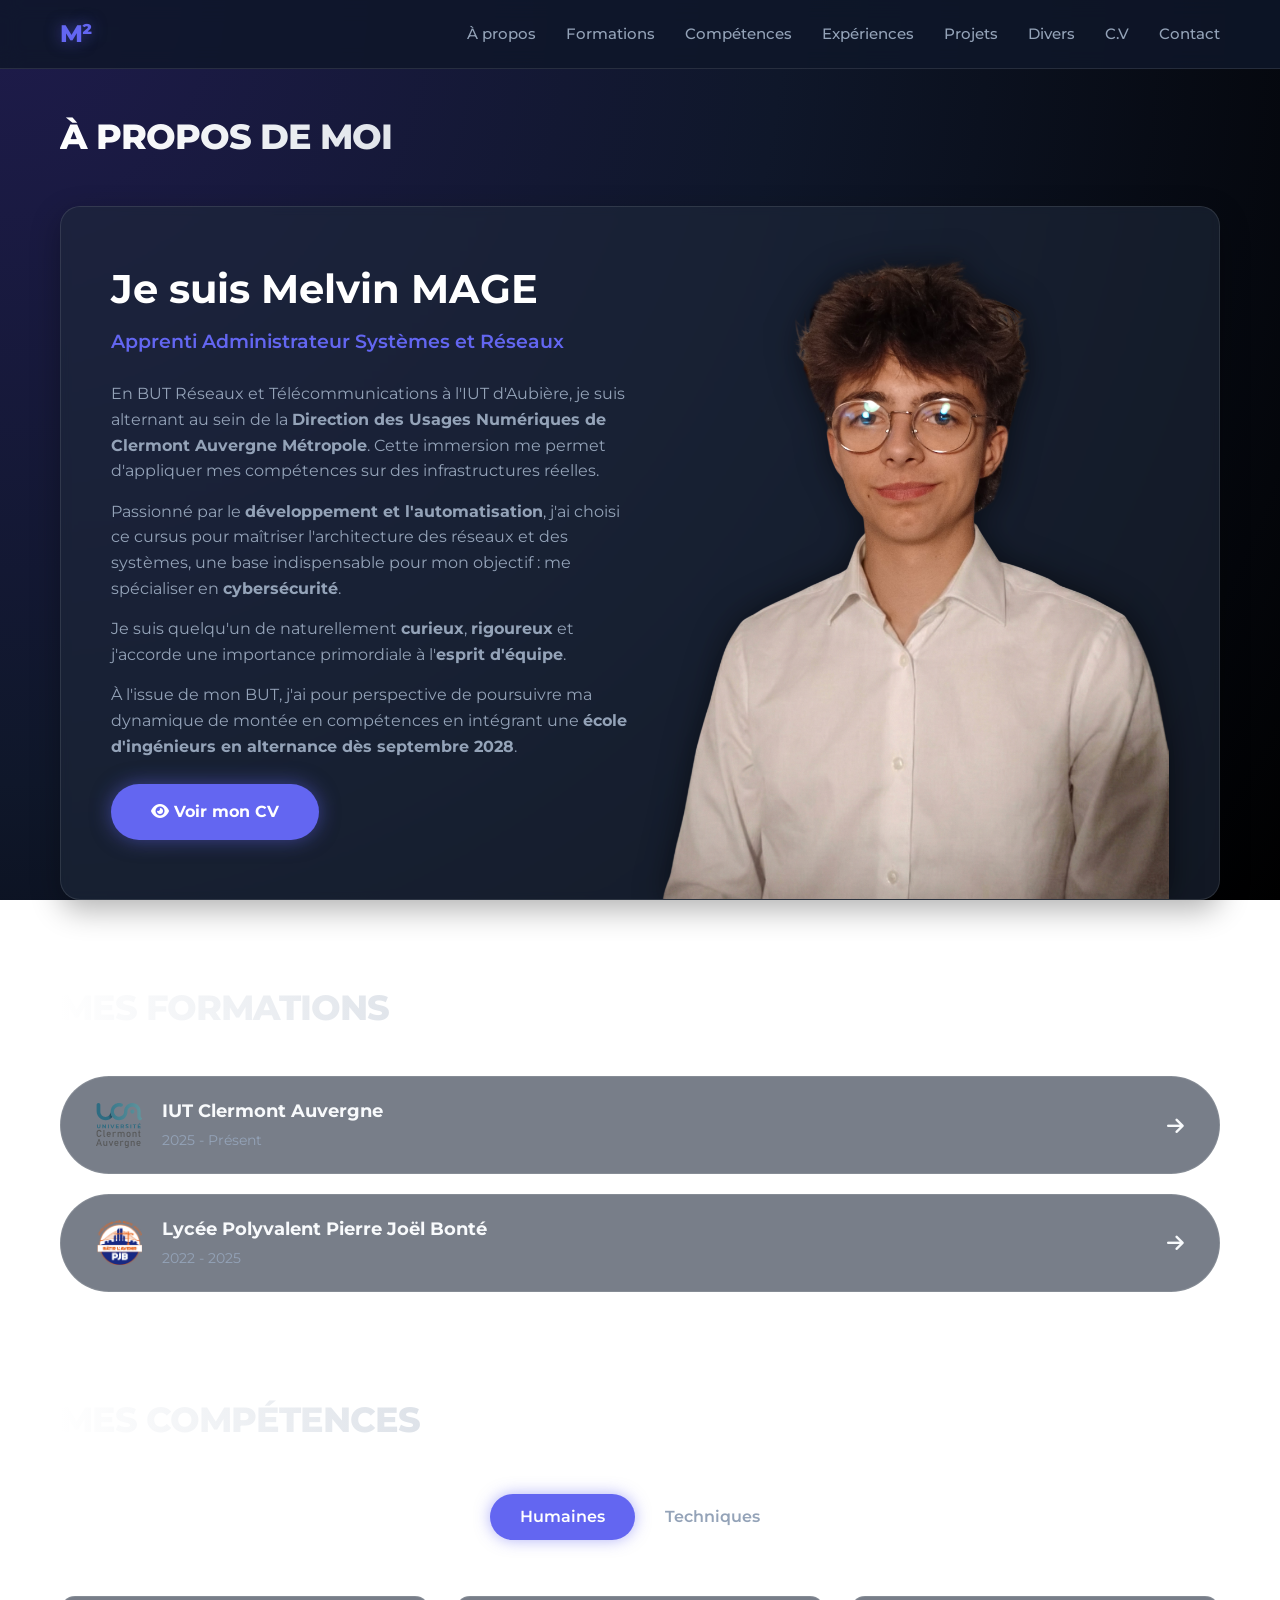
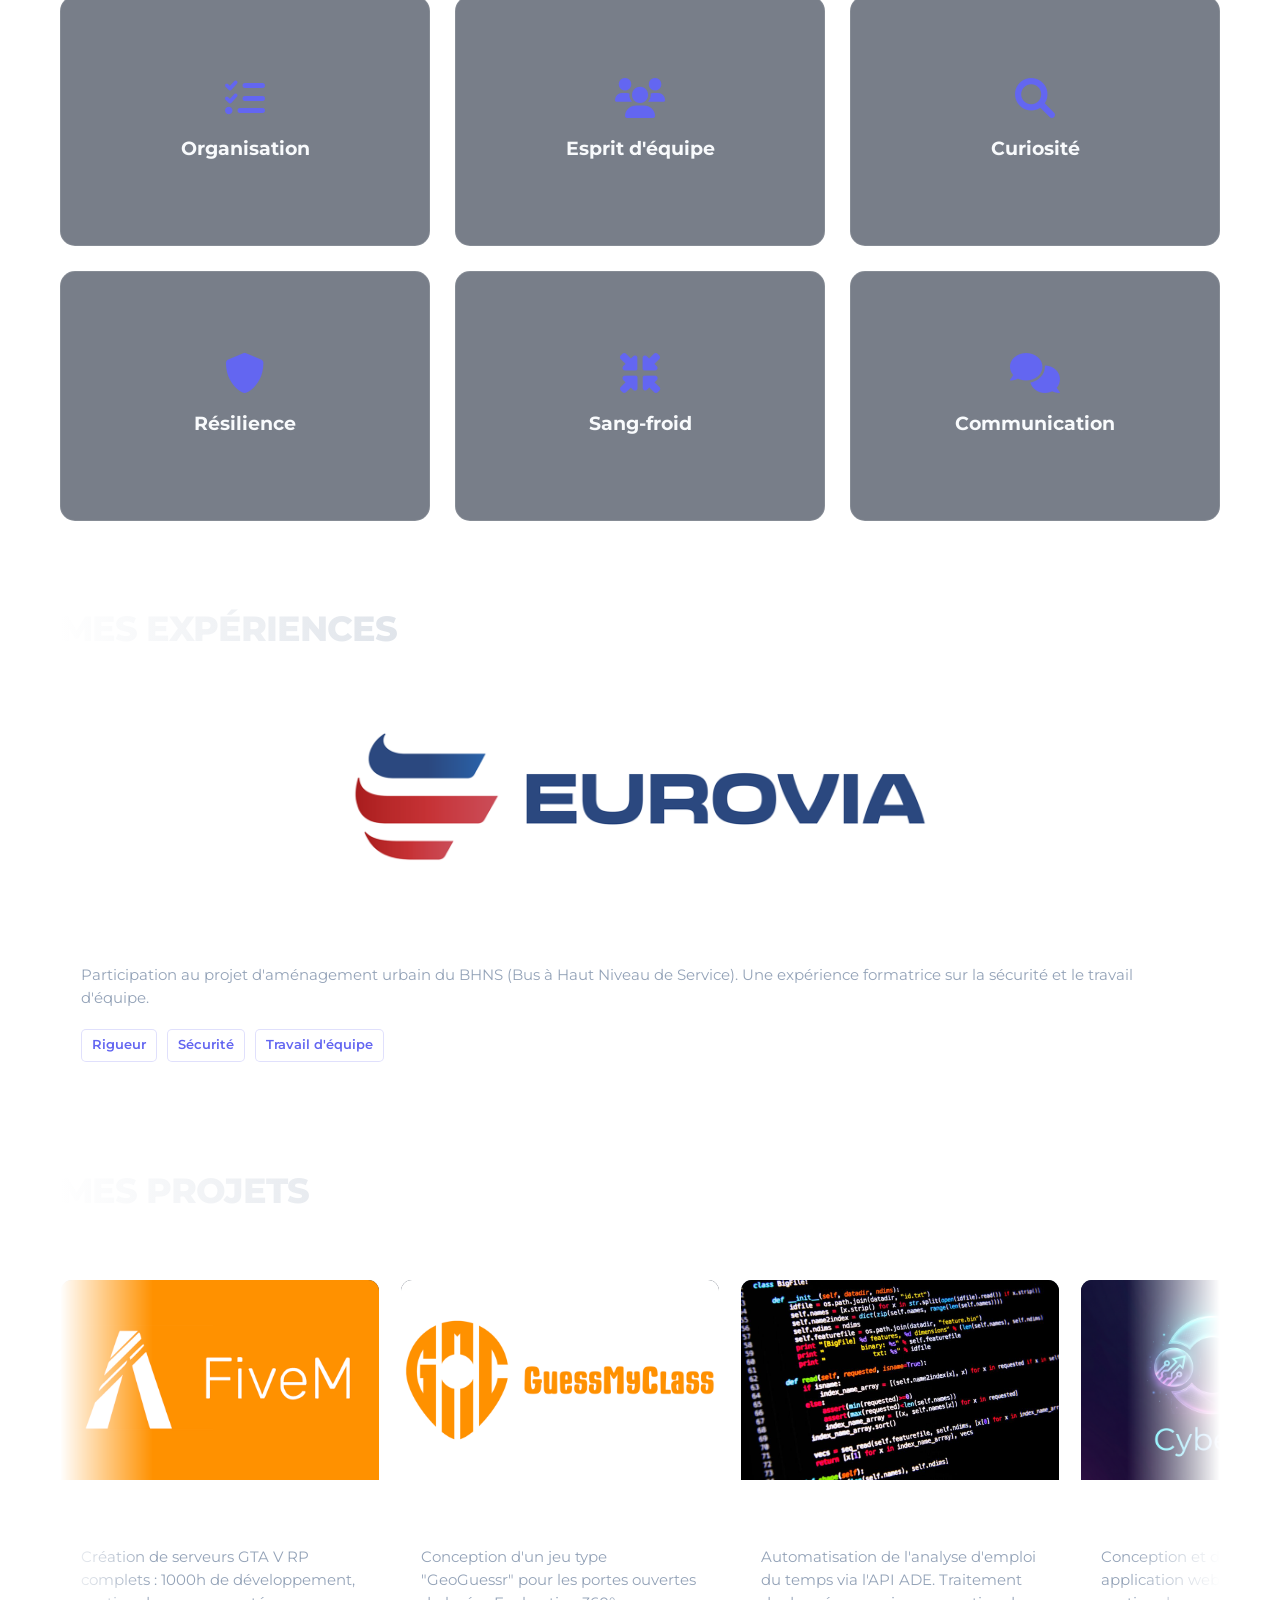
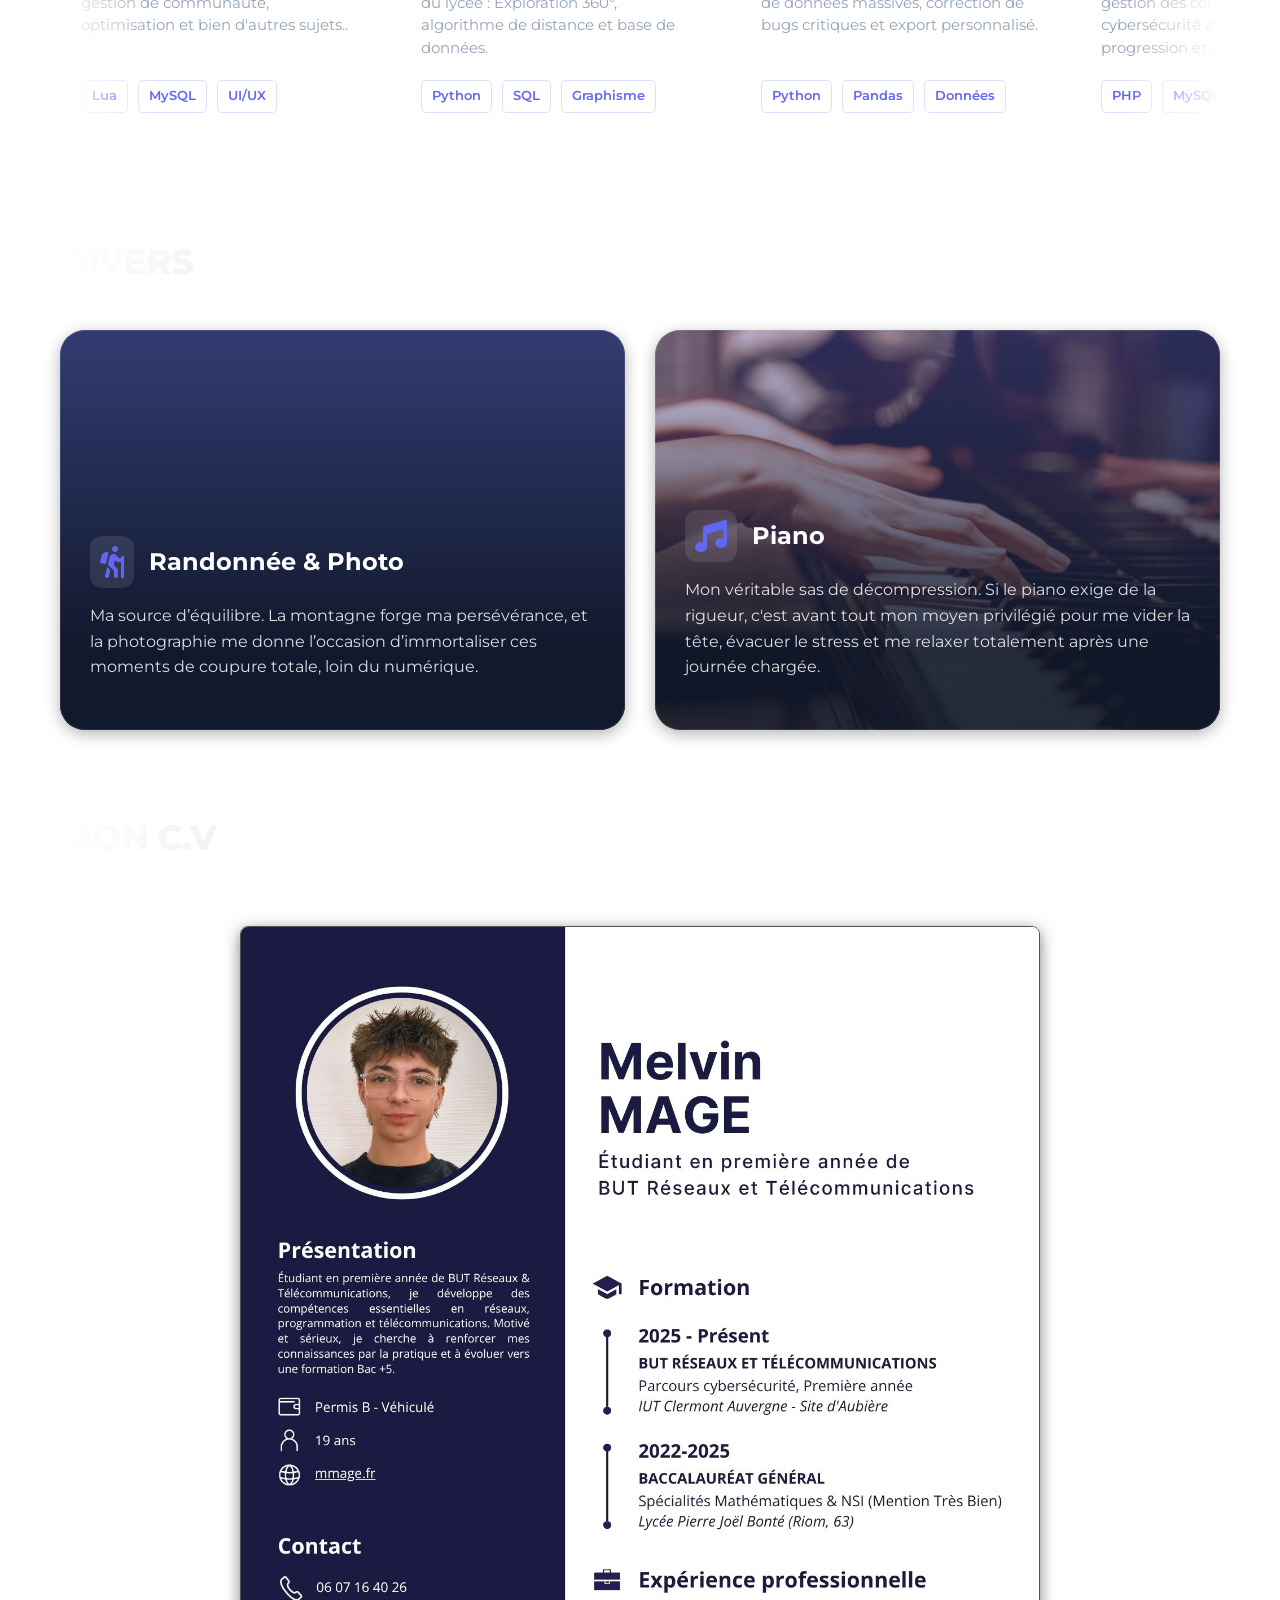
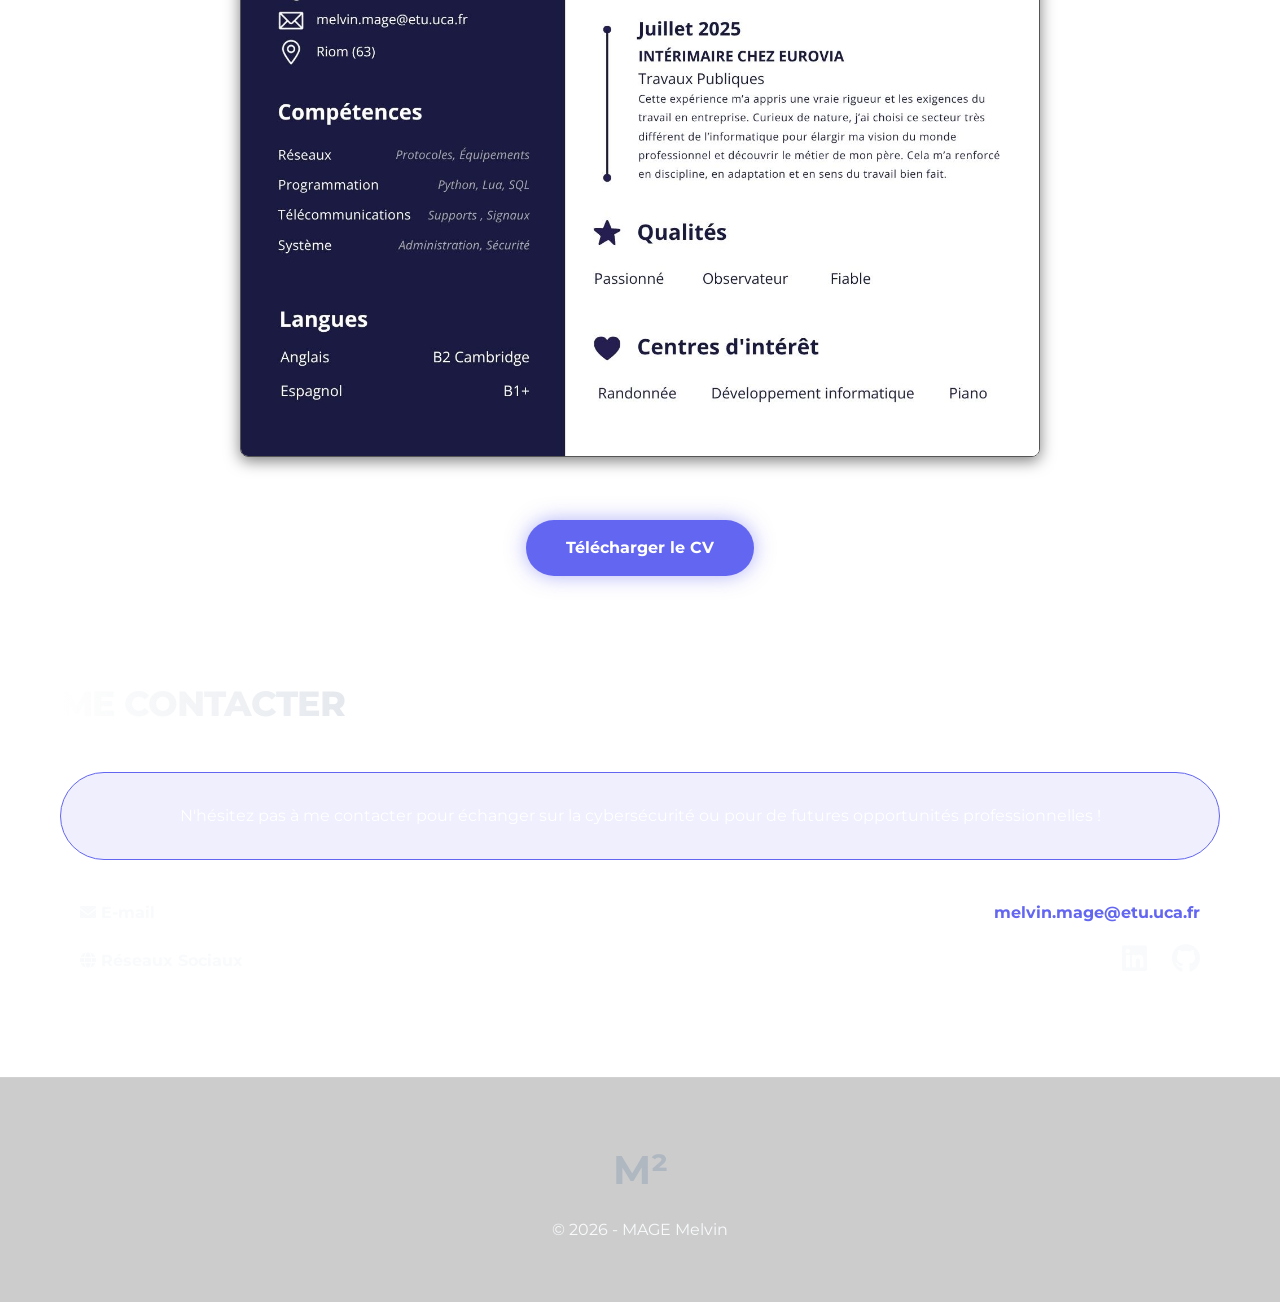
<file: index.html>
<!DOCTYPE html>
<html lang="fr">
<head>
    <meta charset="UTF-8">
    <meta name="viewport" content="width=device-width, initial-scale=1.0">
    
    <title>Melvin MAGE | Portfolio R&T & Cyber</title>
    
    <link rel="icon" type="image/png" href="images/favicon.png">

    <meta name="description" content="Portfolio de Melvin MAGE, apprenti Administrateur Systèmes et Réseaux en BUT R&T spécialisé en Cybersécurité et Développement.">
    <meta name="author" content="Melvin MAGE">

    <meta property="og:title" content="Melvin MAGE - Futur Expert Cyber">
    <meta property="og:description" content="Découvrez mes projets (FiveM, Python, Réseaux) et mon parcours en R&T.">
    <meta property="og:image" content="https://mmage.fr/images/maggio.png"> <meta property="og:url" content="https://mmage.fr">
    <meta property="og:type" content="website">
    
    <link rel="stylesheet" href="style.css">
    <link href="https://fonts.googleapis.com/css2?family=Montserrat:wght@400;600;700;800&display=swap" rel="stylesheet">
    <link rel="stylesheet" href="https://cdnjs.cloudflare.com/ajax/libs/font-awesome/6.0.0/css/all.min.css">
</head>
<body>

    <header>
        <nav class="navigation">
            <div class="logo">M²</div>
            
            <div class="burger-icon" id="burger-menu">
                <i class="fas fa-bars"></i>
            </div>

            <ul class="liens-nav" id="nav-links">
                <li><a href="#a-propos">À propos</a></li>
                <li><a href="#formations">Formations</a></li>
                <li><a href="#competences">Compétences</a></li>
                <li><a href="#experiences">Expériences</a></li>
                <li><a href="#projets">Projets</a></li>
                <li><a href="#divers">Divers</a></li>
                <li><a href="#cv">C.V</a></li>
                <li><a href="#contact">Contact</a></li>
            </ul>
        </nav>
    </header>

    <main>

        <section id="a-propos" class="conteneur">
            <h2 class="titre-section">À PROPOS DE MOI</h2>
            <div class="boite-contenu profil-flex">
                <div class="texte-profil">
                    <h3>Je suis Melvin MAGE</h3>
                    <h4>Apprenti Administrateur Systèmes et Réseaux</h4>
<p>En BUT Réseaux et Télécommunications à l'IUT d'Aubière, je suis alternant au sein de la <strong>Direction des Usages Numériques de Clermont Auvergne Métropole</strong>. Cette immersion me permet d'appliquer mes compétences sur des infrastructures réelles.</p>
<p>Passionné par le <strong>développement et l'automatisation</strong>, j'ai choisi ce cursus pour maîtriser l'architecture des réseaux et des systèmes, une base indispensable pour mon objectif : me spécialiser en <strong>cybersécurité</strong>.</p>
                    <p>Je suis quelqu'un de naturellement <strong>curieux</strong>, <strong>rigoureux</strong> et j'accorde une importance primordiale à l'<strong>esprit d'équipe</strong>.</p>
                    <p>À l'issue de mon BUT, j'ai pour perspective de poursuivre ma dynamique de montée en compétences en intégrant une <strong>école d'ingénieurs en alternance dès septembre 2028</strong>.</p>
                    <a href="documents/mage_melvin_cv.pdf" class="bouton-plein" target="_blank"><i class="fas fa-eye"></i> Voir mon CV</a>
                </div>
                <div class="photo-profil">
                    <img src="images/maggio.png" alt="Photo de Melvin Mage">
                </div>
            </div>
        </section>

        <section id="formations" class="conteneur">
            <h2 class="titre-section">MES FORMATIONS</h2>
            
            <div class="liste-formations">
                
                <a href="#modale-iut" class="carte-formation">
                    <div class="infos-gauche">
                        <img src="images/logo_uca.svg" alt="Logo UCA" class="logo-ecole-mini"> 
                        <div class="texte-ecole">
                            <h3>IUT Clermont Auvergne</h3>
                            <span>2025 - Présent</span>
                        </div>
                    </div>
                    <i class="fas fa-arrow-right icone-fleche"></i>
                </a>

                <a href="#modale-lycee" class="carte-formation">
                    <div class="infos-gauche">
                        <img src="images/logo_pjb.png" alt="Logo Lycée" class="logo-ecole-mini">
                        <div class="texte-ecole">
                            <h3>Lycée Polyvalent Pierre Joël Bonté</h3>
                            <span>2022 - 2025</span>
                        </div>
                    </div>
                    <i class="fas fa-arrow-right icone-fleche"></i>
                </a>

            </div>
        </section>

        <div id="modale-iut" class="ecran-modale">
            <a href="#formations" class="fond-flou"></a> <div class="boite-modale">
                <a href="#formations" class="bouton-fermer">&times;</a>
                
                <div class="entete-modale">
                    <img src="images/logo_uca.svg" alt="Logo UCA" class="logo-modale">
                </div>

                <div class="corps-modale">
                    <h3>IUT Clermont Auvergne</h3>
                    <p><strong>Localisation :</strong> Aubière, Puy-de-Dôme (63)</p>
                    <p><strong>Année :</strong> 2025 - Présent</p>
                    <p><strong>Obtention du diplôme :</strong> En cours</p>
                    <p><strong>Formation :</strong> BUT Réseaux et Télécommunications</p>
                    <p><strong>Statut :</strong> Alternant Administrateur Systèmes et Réseaux (1ère année)</p>
                    
                    <hr class="separateur">

                    <h4>Objectif de la formation</h4>
                    <p>Le BUT R&T est une formation en 3 ans visant à former des techniciens supérieurs compétents en réseaux, télécommunications et cybersécurité.</p>

                    <h4>Pourquoi l'IUT d'Aubière ?</h4>
                    <p>J'ai un temps hésité avec le BUT Informatique par goût pour le code, mais j'ai choisi le R&T pour comprendre l'informatique <strong>en profondeur</strong>. Je ne voulais pas rester en surface (le logiciel) mais maîtriser l'infrastructure qui le supporte. C'est pour moi la voie royale pour exceller plus tard en <strong>cybersécurité</strong>, un domaine qui me passionne et où la compréhension technique du réseau est indispensable.</p>    
                    <!--
                    <div class="zone-telechargement">
                        <a href="documents/releve_notes_1.pdf" class="bouton-doc" target="_blank">
                            <i class="fas fa-eye"></i>
                            <span>Relevé de notes S1</span>
                        </a>
                        <a href="documents/releve_notes_2.pdf" class="bouton-doc" target="_blank">
                            <i class="fas fa-eye"></i>
                            <span>Relevé de notes S2</span>
                        </a>
                    </div>
                    -->
                </div>
            </div>
        </div>

        <div id="modale-lycee" class="ecran-modale">
            <a href="#formations" class="fond-flou"></a>
            
            <div class="boite-modale">
                <a href="#formations" class="bouton-fermer">&times;</a>
                
                <div class="entete-modale">
                    <img src="images/logo_pjb.png" alt="Logo PJB" class="logo-modale">
                </div>

                <div class="corps-modale">
                    <h3>Lycée Polyvalent Pierre Joël Bonté</h3>
                    <p><strong>Localisation :</strong> Riom, Puy-de-Dôme (63)</p>
                    <p><strong>Année :</strong> 2022 - 2025</p>
                    <p><strong>Obtention du diplôme :</strong> OUI - Mention Très Bien</p>
                    <p><strong>Formation :</strong> Baccalauréat Général</p>
                    <p><strong>Spécialités :</strong> Mathématiques, NSI (Numérique et Sciences Informatiques)</p>
                    
                    <hr class="separateur">

                    <h4>Objectif de la formation</h4>
                    <p>L'objectif de mon parcours (spécialités <strong>Mathématiques</strong> et <strong>NSI</strong>, renforcées par l'option <strong>Maths Expertes</strong>) était d'acquérir une rigueur scientifique indispensable pour le supérieur. Ce cursus m'a permis d'assimiler très tôt des concepts avancés comme la programmation <strong>Python Orienté Objet</strong>, les bases de données (MySQL) et les protocoles réseaux (TCP/IP), me donnant une avance technique concrète pour le BUT.</p>

                    <h4>Pourquoi ce parcours ?</h4>
                    <p>J'ai saisi toutes les opportunités pour aller au-delà du programme scolaire. J'ai intégré la <strong>Section Européenne</strong> pour valider un niveau d'anglais solide (Certification <strong>Cambridge B2</strong> avec compétences C1), essentiel pour la veille technologique. C'est aussi dans ce cadre que j'ai pu concrétiser ma passion en participant aux <strong>Trophées NSI</strong> (création d'un jeu vidéo en images 360°), une expérience qui a confirmé ma vocation pour l'informatique.</p>
                    
                    <div class="zone-telechargement">
                        <a href="documents/notes_bac.pdf" class="bouton-doc" target="_blank">
                            <i class="fas fa-eye"></i>
                            <span>Relevé notes<br>BAC</span>
                        </a>
                        <a href="documents/attestation_langues.pdf" class="bouton-doc" target="_blank">
                            <i class="fas fa-eye"></i>
                            <span>Attestation<br>Langues</span>
                        </a>
                        <a href="documents/cambridge.pdf" class="bouton-doc" target="_blank">
                            <i class="fas fa-eye"></i>
                            <span>Attestation<br>Cambridge</span>
                        </a>
                    </div>
                </div>
            </div>
        </div>

        <section id="competences" class="conteneur">
            <h2 class="titre-section">MES COMPÉTENCES</h2>
            
            <input type="radio" name="type-competence" id="tab-humaines" checked>
            <input type="radio" name="type-competence" id="tab-techniques">

            <div class="boutons-toggle">
                <label for="tab-humaines" class="btn-label">Humaines</label>
                <label for="tab-techniques" class="btn-label">Techniques</label>
            </div>

            <div class="grille-competences contenu-humaines">
                
                <div class="boite-contenu carte-simple">
                    <i class="fas fa-tasks icone-violette"></i>
                    <h3>Organisation</h3>
                    <p>Je planifie rigoureusement mes tâches pour concilier efficacement mes périodes en entreprise et mes cours à l'IUT.</p>
                </div>

                <div class="boite-contenu carte-simple">
                    <i class="fas fa-users icone-violette"></i>
                    <h3>Esprit d'équipe</h3>
                    <p>Je m'investis activement, convaincu qu'on apprend plus vite en confrontant nos idées et en s'entraidant.</p>
                </div>

                <div class="boite-contenu carte-simple">
                    <i class="fas fa-search icone-violette"></i>
                    <h3>Curiosité</h3>
                    <p>Je teste de nouveaux outils et suis l'actualité cyber pour ne jamais rester sur mes acquis.</p>
                </div>

                <div class="boite-contenu carte-simple">
                    <i class="fas fa-shield-alt icone-violette"></i>
                    <h3>Résilience</h3>
                    <p>Je considère les difficultés comme un apprentissage et prends du recul pour mieux rebondir.</p>
                </div>

                <div class="boite-contenu carte-simple">
                    <i class="fas fa-compress-arrows-alt icone-violette"></i>
                    <h3>Sang-froid</h3>
                    <p>Je reste calme et lucide en urgence pour éviter toute précipitation contre-productive.</p>
                </div>

                <div class="boite-contenu carte-simple">
                    <i class="fas fa-comments icone-violette"></i>
                    <h3>Communication</h3>
                    <p>J'expose clairement mon avis et discute des options pour avancer en toute transparence.</p>
                </div>
            </div>

            <div class="grille-competences contenu-techniques">
    
                <a href="#modale-reseaux" class="boite-contenu carte-simple">
                    <i class="fas fa-network-wired icone-violette"></i>
                    <h3>Réseaux</h3>
                    <p>Cliquez pour en savoir plus</p>
                </a>

                <a href="#modale-programmation" class="boite-contenu carte-simple">
                    <i class="fas fa-laptop-code icone-violette"></i>
                    <h3>Programmation</h3>
                    <p>Cliquez pour en savoir plus</p>
                </a>

                <a href="#modale-telecom" class="boite-contenu carte-simple">
                    <i class="fas fa-broadcast-tower icone-violette"></i>
                    <h3>Télécommunications</h3>
                    <p>Cliquez pour en savoir plus</p>
                </a>

                <a href="#modale-telephonie" class="boite-contenu carte-simple">
                    <i class="fas fa-phone-alt icone-violette"></i>
                    <h3>Téléphonie</h3>
                    <p>Cliquez pour en savoir plus</p>
                </a>

                <a href="#modale-securite" class="boite-contenu carte-simple">
                    <i class="fas fa-user-shield icone-violette"></i>
                    <h3>Sécurité</h3>
                    <p>Cliquez pour en savoir plus</p>
                </a>

                <a href="#modale-langues" class="boite-contenu carte-simple">
                    <i class="fas fa-language icone-violette"></i>
                    <h3>Langues</h3>
                    <p>Cliquez pour en savoir plus</p>
                </a>

            </div>

        </section>

        <div id="modale-reseaux" class="ecran-modale">
            <a href="#competences" class="fond-flou"></a>
            <div class="boite-modale">
                <a href="#competences" class="bouton-fermer">&times;</a>
                <div class="corps-modale">
                    <h3>Compétences Réseaux</h3>
                    
                    <h4>Installation & Configuration (Cisco)</h4>
                    <p>Lors des SAE et TP, j'ai configuré des architectures complètes sur routeurs et switchs Cisco (IOS).</p>
                    <ul style="color: var(--texte-gris);">
                        <li><strong>CLI & Sécurisation :</strong> Navigation en ligne de commande, sécurisation des accès (SSH, mots de passe chiffrés).</li>
                        <li><strong>Commutation :</strong> Segmentation par VLANs, configuration des trunks (802.1Q) et du Spanning Tree.</li>
                        <li><strong>Routage :</strong> Mise en œuvre du routage statique et dynamique (RIPv2, OSPF multi-zones).</li>
                    </ul>
                    <hr class="separateur">
                    <h4>Services & Analyse</h4>
                    <ul style="color: var(--texte-gris);">
                        <li><strong>Adressage :</strong> Maîtrise de l'IPv4 (VLSM, CIDR) et adressage IPv6 global/link-local.</li>
                        <li><strong>Services :</strong> Déploiement de serveurs DHCP et DNS (sous Linux et Windows Server).</li>
                        <li><strong>Analyse :</strong> Diagnostic réseau avec Wireshark (analyse de trames TCP/IP, ARP, ICMP).</li>
                    </ul>
                </div>
            </div>
        </div>

        <div id="modale-programmation" class="ecran-modale">
            <a href="#competences" class="fond-flou"></a>
            <div class="boite-modale">
                <a href="#competences" class="bouton-fermer">&times;</a>
                <div class="corps-modale">
                    <h3>Programmation & Système</h3>
                    
                    <h4>Développement & Scripting</h4>
                    <p>J'utilise le code pour automatiser l'administration système.</p>
                    <ul style="color: var(--texte-gris);">
                        <li><strong>Python :</strong> Algorithmique avancée, manipulation de fichiers, sockets réseaux, introduction à la POO.</li>
                        <li><strong>Bash / Shell :</strong> Scripts d'automatisation sous Linux (gestion utilisateurs, sauvegardes, logs).</li>
                        <li><strong>Web :</strong> HTML5, CSS3, PHP et interaction avec bases de données.</li>
                    </ul>
                    <hr class="separateur">
                    <h4>Administration Système</h4>
                    <ul style="color: var(--texte-gris);">
                        <li><strong>Linux (Debian) :</strong> Gestion des droits (chmod/chown), processus, et installation de paquets.</li>
                        <li><strong>Virtualisation :</strong> Utilisation de VirtualBox pour déployer des machines virtuelles (Réseau NAT/Pont).</li>
                    </ul>
                </div>
            </div>
        </div>

        <div id="modale-telecom" class="ecran-modale">
            <a href="#competences" class="fond-flou"></a>
            <div class="boite-modale">
                <a href="#competences" class="bouton-fermer">&times;</a>
                <div class="corps-modale">
                    <h3>Télécommunications</h3>
                    
                    <h4>Supports de Transmission</h4>
                    <p>Étude physique du transport de l'information.</p>
                    <ul style="color: var(--texte-gris);">
                        <li><strong>Guidés :</strong> Câblage Cuivre (Catégories, Paires torsadées) et Fibre Optique (Soudure, Réflectométrie).</li>
                        <li><strong>Non-guidés :</strong> Propagation des ondes hertziennes, Wi-Fi.</li>
                    </ul>
                    <hr class="separateur">
                    <h4>Traitement du Signal</h4>
                    <ul style="color: var(--texte-gris);">
                        <li><strong>Numérisation :</strong> Échantillonnage, Quantification, Codage.</li>
                        <li><strong>Modulation :</strong> Compréhension des modulations d'amplitude, de fréquence et de phase.</li>
                    </ul>
                </div>
            </div>
        </div>

        <div id="modale-telephonie" class="ecran-modale">
            <a href="#competences" class="fond-flou"></a>
            <div class="boite-modale">
                <a href="#competences" class="bouton-fermer">&times;</a>
                <div class="corps-modale">
                    <h3>Téléphonie</h3>
                    
                    <h4>Architecture & Administration IPBX</h4>
                    <p>Déploiement et gestion d'une solution de téléphonie d'entreprise basée sur <strong>XiVO et Asterisk</strong>.</p>
                    <ul style="color: var(--texte-gris);">
                        <li><strong>Gestion des terminaux :</strong> Création et provisionnement d'utilisateurs (Deskphones Yealink, Softphones, terminaux sans fil DECT et postes analogiques via boîtiers ATA Cisco/Linksys).</li>
                        <li><strong>Trunking & Routage :</strong> Configuration de liaisons Trunk SIP, gestion des contextes d'appels, ainsi que des règles de routage pour les appels entrants (SDA) et sortants.</li>
                        <li><strong>Supervision :</strong> Monitoring en temps réel des services (daemons XiVO), analyse des statistiques de charge et diagnostic via la console CLI d'Asterisk.</li>
                    </ul>
                    <hr class="separateur">
                    <h4>Fonctionnalités Avancées & Signalisation</h4>
                    <p>Mise en œuvre de services collaboratifs et routages complexes.</p>
                    <ul style="color: var(--texte-gris);">
                        <li><strong>Services additionnels :</strong> Configuration de groupes d'appels (stratégies simultanées/cycliques), de renvois d'appels (inconditionnels, sur non-réponse, DND) et création de salles de conférence.</li>
                        <li><strong>Messagerie unifiée :</strong> Interconnexion de l'IPBX avec un serveur de messagerie ( Zimbra via relais SMTP) pour l'envoi de notifications de messages vocaux par e-mail.</li>
                        <li><strong>Analyse de flux :</strong> Étude de la signalisation et des trames de protocole (REGISTER, 401 Unauthorized, INVITE, 200 OK) avec configuration du DTMF (RFC2833 / Auto).</li>
                    </ul>
                </div>
            </div>
        </div>

        <div id="modale-securite" class="ecran-modale">
            <a href="#competences" class="fond-flou"></a>
            <div class="boite-modale">
                <a href="#competences" class="bouton-fermer">&times;</a>
                <div class="corps-modale">
                    <h3>Cybersécurité</h3>
                    
                    <h4>Sécurité Système & Réseau</h4>
                    <p>Application des bonnes pratiques dès la conception.</p>
                    <ul style="color: var(--texte-gris);">
                        <li><strong>Contrôle d'accès :</strong> Gestion stricte des droits utilisateurs (UGO sous Linux), ACLs sur routeurs Cisco.</li>
                        <li><strong>Sécurisation des flux :</strong> Utilisation systématique de SSH au lieu de Telnet, SFTP au lieu de FTP.</li>
                    </ul>
                    <hr class="separateur">
                    <h4>Hygiène Informatique</h4>
                    <ul style="color: var(--texte-gris);">
                        <li><strong>Veille :</strong> Suivi des vulnérabilités (CVE) et de l'actualité cyber (ANSSI).</li>
                        <li><strong>Protection :</strong> Sensibilisation au Phishing, gestion des mots de passe robustes.</li>
                    </ul>
                </div>
            </div>
        </div>

        <div id="modale-langues" class="ecran-modale">
            <a href="#competences" class="fond-flou"></a>
            <div class="boite-modale">
                <a href="#competences" class="bouton-fermer">&times;</a>
                <div class="corps-modale">
                    <h3>Langues & Communication</h3>
                    
                    <h4>Anglais (Niveau B2)</h4>
                    <p>L'anglais est mon outil de travail quotidien pour la tech.</p>
                    <ul style="color: var(--texte-gris);">
                        <li><strong>Documentation :</strong> Capacité à lire et comprendre des datasheets et documentations techniques complexes (Cisco, RFC).</li>
                        <li><strong>Communication :</strong> Aisance à l'oral et à l'écrit en contexte professionnel international.</li>
                    </ul>
                    <hr class="separateur">
                    <h4>Espagnol (Niveau B1+)</h4>
                    <p>Je dispose également d'un niveau intermédiaire en espagnol. Je suis capable de comprendre les points essentiels d'une discussion et de m'exprimer sur des sujets familiers, une compétence complémentaire qui témoigne de ma curiosité culturelle.</p>
                </div>
            </div>
        </div>

        <section id="experiences" class="conteneur">
            <h2 class="titre-section">MES EXPÉRIENCES</h2>
            
            <div class="grille-projets">
                
                <a href="#modale-eurovia" class="carte-projet">
                    
                    <div class="image-projet" style="background-image: url('images/eurovia.png');">
                        <div class="overlay-projet">
                            <i class="fas fa-hard-hat"></i> </div>
                    </div>
                    
                    <div class="content-projet">
                        <h3>Ouvrier Travaux Publics - Eurovia</h3>
                        <p class="desc-courte">Participation au projet d'aménagement urbain du BHNS (Bus à Haut Niveau de Service). Une expérience formatrice sur la sécurité et le travail d'équipe.</p>
                        
                        <div class="tags-projet">
                            <span>Rigueur</span>
                            <span>Sécurité</span>
                            <span>Travail d'équipe</span>
                        </div>
                    </div>
                </a>
            </div>
        </section>

        <div id="modale-eurovia" class="ecran-modale">
            <a href="#experiences" class="fond-flou"></a>
            <div class="boite-modale">
                <a href="#experiences" class="bouton-fermer">&times;</a>

                <div class="corps-modale">
                    <h3>Ouvrier Travaux Publics - Eurovia</h3>
                    <p><strong>Lieu :</strong> Clermont-Ferrand (Puy-de-Dôme)</p>
                    <p><strong>Période :</strong> Été 2025 (4 semaines au total)</p>
                    <p><strong>Statut :</strong> Intérimaire</p>
                    
                    <hr class="separateur">

                    <h4>Situation initiale</h4>
                    <p>À la suite de l'obtention de mon baccalauréat et avant d'intégrer le BUT R&T, j'ai souhaité mettre à profit ma période estivale pour découvrir le monde professionnel au travers d'une expérience exigeante. Plutôt que de choisir un emploi sédentaire, j'ai volontairement opté pour le secteur des Travaux Publics via l'agence d'intérim, intégrant ainsi les équipes d'Eurovia sur un projet d'envergure métropolitaine.</p>

                    <h4>But</h4>
                    <p>L'objectif de cette mission était de renforcer les équipes de voirie mobilisées sur le projet <strong>InspiRe (Bus à Haut Niveau de Service - BHNS)</strong>. Mon but personnel était de développer mon adaptabilité, ma résistance à l'effort et ma capacité à travailler en équipe dans un environnement soumis à de fortes contraintes de délais et de sécurité.</p>

                    <h4>Tâches</h4>
                    <p>Intégré à une équipe de terrain, j'ai participé quotidiennement à l'avancée du chantier via diverses missions techniques :</p>
                    <ul style="color: var(--texte-gris);">
                        <li><strong>Génie Civil & Maçonnerie :</strong> Réalisation de coffrages bois sur mesure pour des regards techniques, calage et alignement précis de bordures de trottoirs et voies de bus.</li>
                        <li><strong>Terrassement :</strong> Préparation des fonds de forme et réalisation de tranchées pour le passage des réseaux, en respectant scrupuleusement les plans d'exécution.</li>
                        <li><strong>Sécurité & Logistique :</strong> Gestion du balisage, régulation de la circulation alternée et maintien de la propreté du site pour garantir la sécurité des usagers et des ouvriers.</li>
                    </ul>

                    <h4>Valeur ajoutée</h4>
                    <p>Bien que cette expérience soit éloignée de l'informatique, elle m'a apporté des compétences transverses essentielles pour mon futur métier en réseaux et cybersécurité :</p>
                    <ul style="color: var(--texte-gris);">
                        <li><strong>La culture de la Sécurité (HSE) :</strong> J'ai intégré l'importance vitale du respect des procédures et du port des EPI (Équipements de Protection Individuelle). Cette rigueur face aux risques physiques est directement transposable à la gestion des risques numériques.</li>
                        <li><strong>Le travail d'équipe :</strong> J'ai appris à communiquer efficacement dans un environnement bruyant et stressant, où la coordination est indispensable pour éviter les accidents et tenir les délais.</li>
                        <li><strong>La résilience :</strong> Cette expérience m'a appris à garder ma concentration et mon efficacité même dans des conditions difficiles (chaleur, fatigue physique).</li>
                    </ul>

                    <div class="zone-telechargement">
                        <a href="images/coffrage.jpg" class="bouton-doc" target="_blank">
                            <i class="fas fa-eye"></i>
                            <span>Voir mon travail</span>
                        </a>
                    </div>
                </div>
            </div>
        </div>

        <section id="projets" class="conteneur">
            <h2 class="titre-section">MES PROJETS</h2>
            
            <div class="zone-slider-infini">
                <div class="track-projets">
                    
                    <a href="#modale-projet-fivem" class="carte-projet">
                        <div class="image-projet" style="background-image: url('images/fivem.png');">
                            <div class="overlay-projet"><i class="fas fa-gamepad"></i></div>
                        </div>
                        <div class="content-projet">
                            <h3>Développement FiveM</h3>
                            <p class="desc-courte">Création de serveurs GTA V RP complets : 1000h de développement, gestion de communauté, optimisation et bien d'autres sujets..</p>
                            <div class="tags-projet"><span>Lua</span><span>MySQL</span><span>UI/UX</span></div>
                        </div>
                    </a>

                    <a href="#modale-guessmyclass" class="carte-projet">
                        <div class="image-projet" style="background-image: url('images/gmc.png');">
                            <div class="overlay-projet"><i class="fas fa-school"></i></div>
                        </div>
                        <div class="content-projet">
                            <h3>GuessMyClass</h3>
                            <p class="desc-courte">Conception d'un jeu type "GeoGuessr" pour les portes ouvertes du lycée : Exploration 360°, algorithme de distance et base de données.</p>
                            <div class="tags-projet"><span>Python</span><span>SQL</span><span>Graphisme</span></div>
                        </div>
                    </a>

                    <a href="#modale-sae15" class="carte-projet">
                        <div class="image-projet" style="background-image: url('images/sae15.jpeg');">
                            <div class="overlay-projet"><i class="fas fa-calendar-check"></i></div>
                        </div>
                        <div class="content-projet">
                            <h3>Planificateur IUT</h3>
                            <p class="desc-courte">Automatisation de l'analyse d'emploi du temps via l'API ADE. Traitement de données massives, correction de bugs critiques et export personnalisé.</p>
                            <div class="tags-projet"><span>Python</span><span>Pandas</span><span>Données</span></div>
                        </div>
                    </a>

                    <a href="#modale-cyberskills" class="carte-projet">
                        <div class="image-projet" style="background-image: url('images/sae23.png');">
                            <div class="overlay-projet"><i class="fas fa-shield-alt"></i></div>
                        </div>
                        <div class="content-projet">
                            <h3>CyberSkills</h3>
                            <p class="desc-courte">Conception et développement d'une application web dynamique de gestion des compétences en cybersécurité avec suivi de progression et d'acquis.</p>
                            <div class="tags-projet"><span>PHP</span><span>MySQL</span><span>Sécurité</span></div>
                        </div>
                    </a>

                    <a href="#modale-projet-integratif" class="carte-projet">
                        <div class="image-projet" style="background-image: url('images/patapied.jpg');">
                            <span class="badge-status">En cours</span>
                            <div class="overlay-projet"><i class="fas fa-network-wired"></i></div>
                        </div>
                        <div class="content-projet">
                            <h3>Projet Intégratif</h3>
                            <p class="desc-courte">Conception et déploiement d'une infrastructure réseau et système sécurisée de campus : routage OSPF, services redondants et cloisonnement DMZ.</p>
                            <div class="tags-projet"><span>Architecture</span><span>Sécurité</span><span>Linux</span></div>
                        </div>
                    </a>

                                        <a href="#modale-projet-fivem" class="carte-projet">
                        <div class="image-projet" style="background-image: url('images/fivem.png');">
                            <div class="overlay-projet"><i class="fas fa-gamepad"></i></div>
                        </div>
                        <div class="content-projet">
                            <h3>Développement FiveM</h3>
                            <p class="desc-courte">Création de serveurs GTA V RP complets : 1000h de développement, gestion de communauté, optimisation et bien d'autres sujets..</p>
                            <div class="tags-projet"><span>Lua</span><span>MySQL</span><span>UI/UX</span></div>
                        </div>
                    </a>

                    <a href="#modale-guessmyclass" class="carte-projet">
                        <div class="image-projet" style="background-image: url('images/gmc.png');">
                            <div class="overlay-projet"><i class="fas fa-school"></i></div>
                        </div>
                        <div class="content-projet">
                            <h3>GuessMyClass</h3>
                            <p class="desc-courte">Conception d'un jeu type "GeoGuessr" pour les portes ouvertes du lycée : Exploration 360°, algorithme de distance et base de données.</p>
                            <div class="tags-projet"><span>Python</span><span>SQL</span><span>Graphisme</span></div>
                        </div>
                    </a>

                    <a href="#modale-sae15" class="carte-projet">
                        <div class="image-projet" style="background-image: url('images/sae15.jpeg');">
                            <div class="overlay-projet"><i class="fas fa-calendar-check"></i></div>
                        </div>
                        <div class="content-projet">
                            <h3>Planificateur IUT</h3>
                            <p class="desc-courte">Automatisation de l'analyse d'emploi du temps via l'API ADE. Traitement de données massives, correction de bugs critiques et export personnalisé.</p>
                            <div class="tags-projet"><span>Python</span><span>Pandas</span><span>Données</span></div>
                        </div>
                    </a>

                    <a href="#modale-cyberskills" class="carte-projet">
                        <div class="image-projet" style="background-image: url('images/sae23.png');">
                            <div class="overlay-projet"><i class="fas fa-shield-alt"></i></div>
                        </div>
                        <div class="content-projet">
                            <h3>CyberSkills</h3>
                            <p class="desc-courte">Conception et développement d'une application web dynamique de gestion des compétences en cybersécurité avec suivi de progression et d'acquis.</p>
                            <div class="tags-projet"><span>PHP</span><span>MySQL</span><span>Sécurité</span></div>
                        </div>
                    </a>

                    <a href="#modale-projet-integratif" class="carte-projet">
                        <div class="image-projet" style="background-image: url('images/patapied.jpg');">
                            <span class="badge-status">En cours</span>
                            <div class="overlay-projet"><i class="fas fa-network-wired"></i></div>
                        </div>
                        <div class="content-projet">
                            <h3>Projet Intégratif</h3>
                            <p class="desc-courte">Conception et déploiement d'une infrastructure réseau et système sécurisée de campus : routage OSPF, services redondants et cloisonnement DMZ.</p>
                            <div class="tags-projet"><span>Architecture</span><span>Sécurité</span><span>Linux</span></div>
                        </div>
                    </a>                    <a href="#modale-projet-fivem" class="carte-projet">
                        <div class="image-projet" style="background-image: url('images/fivem.png');">
                            <div class="overlay-projet"><i class="fas fa-gamepad"></i></div>
                        </div>
                        <div class="content-projet">
                            <h3>Développement FiveM</h3>
                            <p class="desc-courte">Création de serveurs GTA V RP complets : 1000h de développement, gestion de communauté, optimisation et bien d'autres sujets..</p>
                            <div class="tags-projet"><span>Lua</span><span>MySQL</span><span>UI/UX</span></div>
                        </div>
                    </a>

                    <a href="#modale-guessmyclass" class="carte-projet">
                        <div class="image-projet" style="background-image: url('images/gmc.png');">
                            <div class="overlay-projet"><i class="fas fa-school"></i></div>
                        </div>
                        <div class="content-projet">
                            <h3>GuessMyClass</h3>
                            <p class="desc-courte">Conception d'un jeu type "GeoGuessr" pour les portes ouvertes du lycée : Exploration 360°, algorithme de distance et base de données.</p>
                            <div class="tags-projet"><span>Python</span><span>SQL</span><span>Graphisme</span></div>
                        </div>
                    </a>

                    <a href="#modale-sae15" class="carte-projet">
                        <div class="image-projet" style="background-image: url('images/sae15.jpeg');">
                            <div class="overlay-projet"><i class="fas fa-calendar-check"></i></div>
                        </div>
                        <div class="content-projet">
                            <h3>Planificateur IUT</h3>
                            <p class="desc-courte">Automatisation de l'analyse d'emploi du temps via l'API ADE. Traitement de données massives, correction de bugs critiques et export personnalisé.</p>
                            <div class="tags-projet"><span>Python</span><span>Pandas</span><span>Données</span></div>
                        </div>
                    </a>

                    <a href="#modale-cyberskills" class="carte-projet">
                        <div class="image-projet" style="background-image: url('images/sae23.png');">
                            <div class="overlay-projet"><i class="fas fa-shield-alt"></i></div>
                        </div>
                        <div class="content-projet">
                            <h3>CyberSkills</h3>
                            <p class="desc-courte">Conception et développement d'une application web dynamique de gestion des compétences en cybersécurité avec suivi de progression et d'acquis.</p>
                            <div class="tags-projet"><span>PHP</span><span>MySQL</span><span>Sécurité</span></div>
                        </div>
                    </a>

                    <a href="#modale-projet-integratif" class="carte-projet">
                        <div class="image-projet" style="background-image: url('images/patapied.jpg');">
                            <span class="badge-status">En cours</span>
                            <div class="overlay-projet"><i class="fas fa-network-wired"></i></div>
                        </div>
                        <div class="content-projet">
                            <h3>Projet Intégratif</h3>
                            <p class="desc-courte">Conception et déploiement d'une infrastructure réseau et système sécurisée de campus : routage OSPF, services redondants et cloisonnement DMZ.</p>
                            <div class="tags-projet"><span>Architecture</span><span>Sécurité</span><span>Linux</span></div>
                        </div>
                    </a>
                </div>
            </div>
        </section>

        <div id="modale-projet-fivem" class="ecran-modale">
            <a href="#projets" class="fond-flou"></a>
            <div class="boite-modale">
                <a href="#projets" class="bouton-fermer">&times;</a>

                <div class="corps-modale">
                    <h3>90's Life & Développement Lua</h3>
                    <p><strong>Rôle :</strong> Développeur</p>
                    <p><strong>Contexte :</strong> Serveur GTA V RP (FiveM)</p>
                    
                    <hr class="separateur">

                    <h4>Objectif</h4>
                    <p>Tout a commencé en 2022 par une simple curiosité qui s'est transformée en vocation : comprendre comment fonctionnaient les serveurs de jeu sur lesquels je jouais. Après avoir accumulé près de <strong>1000 heures d'apprentissage autodidacte</strong> sur mes propres serveurs de test, j'ai rejoint le projet ambitieux <em>"90's Life"</em>. Le but était technique et créatif : bâtir le tout premier serveur Roleplay francophone stable sur la map de <em>Vice City</em>, en repoussant les limites du moteur de jeu pour offrir une expérience fluide à une centaine de joueurs simultanés.</p>

                    <h4>Ma mission</h4>
                    <p>En tant que développeur, je ne voulais pas seulement que "ça marche", je voulais que ce soit parfait. J'ai développé une véritable obsession pour l'optimisation. Je passais mes nuits à refactoriser le code, traquant la moindre milliseconde de latence avec la commande <code>resmon 1</code>. Mon standard était non négociable : mes scripts devaient tourner à <strong>0.00ms</strong> de consommation CPU.
                    <br><br>
                    J'ai touché à tout : de la base de données MySQL à l'interface utilisateur en HTML/CSS, en passant par le mapping 3D sur Blender et CodeWalker. Cette expertise technique m'a d'ailleurs ouvert des portes inattendues, m'amenant à échanger techniquement avec de gros créateurs de contenu comme <strong>Unwin et Lasalle</strong> pour la conception de leurs propres serveurs.</p>

                    <h4>Résultat & Leçon de vie</h4>
                    <p>Le lancement fut une réussite technique et humaine avec plus de <strong>140 joueurs connectés</strong> simultanément et des retours enthousiastes sur la fluidité du gameplay. Mais l'aventure s'est arrêtée brutalement : un collaborateur ayant les pleins accès a supprimé l'intégralité du travail suite à un différend, détruisant des mois d'efforts en quelques secondes.
                    <br><br>
                    Cette expérience a été un électrochoc. Elle a transformé le joueur passionné en futur professionnel de la sécurité. J'ai appris "à la dure" qu'un code parfait ne sert à rien sans une politique de sécurité rigoureuse. C'est cet événement précis qui a forgé ma volonté de me spécialiser en <strong>Cybersécurité</strong> : pour que la gestion des accès (IAM) et les sauvegardes ne soient plus jamais une option, mais la fondation de tout projet.</p>
                </div>
            </div>
        </div>

        <div id="modale-guessmyclass" class="ecran-modale">
            <a href="#projets" class="fond-flou"></a>
            <div class="boite-modale">
                <a href="#projets" class="bouton-fermer">&times;</a>
                
                <div class="corps-modale">
                    <h3>GuessMyClass - Exploration 360°</h3>
                    <p><strong>Rôle :</strong> Développeur Fullstack & Graphiste</p>
                    <p><strong>Contexte :</strong> Participation aux <strong style="color: var(--couleur-accent);">Trophées NSI</strong></p>
                    
                    <hr class="separateur">

                    <h4>Objectif : Le Défi Trophées NSI</h4>
                    <p>Dans le cadre du concours national des <strong>Trophées NSI</strong>, notre équipe de 5 étudiants a relevé le défi de concevoir une application innovante pour valoriser notre lycée. L'objectif était de créer un outil ludique pour les <strong>Journées Portes Ouvertes</strong> : une version interne de "GeoGuessr" où le visiteur doit se repérer à partir de photos 360° des salles de classe.</p>

                    <h4>Ma mission : Le pont entre Design et Code</h4>
                    <p>Mon rôle a été particulièrement polyvalent, assurant la cohérence entre la technique et le visuel :</p>
                    <ul style="color: var(--texte-gris);">
                        <li><strong>Architecture & Cartographie :</strong> J'ai redessiné intégralement les <strong>plans du lycée</strong> pour les intégrer au moteur du jeu, permettant un placement précis du marqueur (Gestion des étages RDC/Niveau 1).</li>
                        <li><strong>Développement Python :</strong> J'ai codé des interfaces clés comme la page de connexion (respectant le RGPD avec génération d'identifiants anonymes) et la page "À propos".</li>
                        <li><strong>Identité Visuelle :</strong> J'ai conçu la <strong>charte graphique</strong> complète, garantissant un rendu professionnel indispensable pour un concours de ce niveau. Cependant, nous devions seulement utiliser des librairies Python, donc le design était limité. Cela a vraiment été un frein à la direction artistique que j'ai proposé.</li>
                    </ul>

                    <h4>Résultat & Démonstration</h4>
                    <p>Le projet a abouti à une application totalement fonctionnelle intégrant un système de score complexe, un classement SQL et un mode "Versus".</p>
                    
                    <div class="video-responsive">
                        <iframe title="GuessMyClass (GMC)" width="560" height="315" src="https://tube-sciences-technologies.apps.education.fr/videos/embed/c8h6HdNWHtEUHY1RkFp4Mk" allow="fullscreen" sandbox="allow-same-origin allow-scripts allow-popups allow-forms" style="border: 0px;"></iframe>
                    </div>
                    
                </div>
            </div>
        </div>
        
        <div id="modale-sae15" class="ecran-modale">
            <a href="#projets" class="fond-flou"></a>
            <div class="boite-modale">
                <a href="#projets" class="bouton-fermer">&times;</a>

                <div class="corps-modale">
                    <h3>Planificateur & Analyse de Données ADE</h3>
                    <p><strong>Rôle :</strong> Développeur Python (Data)</p>
                    <p><strong>Contexte :</strong> SAE 15 - Traitement de données</p>
                    
                    <hr class="separateur">

                    <h4>Objectif</h4>
                    <p>L'objectif était de développer un outil capable d'aider les étudiants à organiser leurs retours de vacances. Le script devait interroger les données brutes de l'emploi du temps universitaire (ADE), filtrer des milliers d'entrées pour un groupe spécifique, et identifier automatiquement la date, l'heure et la salle du premier cours après chaque période de congés (Toussaint, Noël, Hiver, Printemps).</p>

                    <h4>Ma mission</h4>
                    <p>Au-delà de l'utilisation de la librairie <strong>Pandas</strong> pour manipuler les DataFrames (filtrage par groupe, tri chronologique), j'ai été confronté à un problème d'intégrité des données.</p>
                    <p>J'ai aussi été confronté à <strong>un problème d'intégrité critique</strong>. Le script fourni par l'enseignant pour la conversion <code>.ics</code> vers <code>.csv</code> comportait une faille logique : l'absence de gestion des fuseaux horaires, entraînant un décalage de 2 heures sur tout le planning.</p>
                    <p>J'ai audité le code pour identifier l'anomalie et développé un correctif gérant l'offset UTC. Soucieux de la réussite collective, j'ai documenté et partagé ce patch <strong>avec l'ensemble de la promotion</strong>, permettant à mes camarades d'éviter cette erreur silencieuse dans leurs propres projets.</p>

                    <h4>Résultat</h4>
                    <p>Le programme final permet d'exporter un planning précis et sans erreur. Voici un aperçu de la sortie du script :</p>

                    <div class="terminal-virtuel">
                        <span class="terminal-line cmd-input">> python main.py</span><br>
                        <span class="terminal-line">Quel est votre groupe de TP ?</span>
                        <span class="terminal-line">1) TP1</span>
                        <span class="terminal-line">2) TP2</span>
                        <span class="terminal-line">3) TP3</span>
                        <span class="terminal-line">4) TP4</span>
                        <span class="terminal-line cmd-input">> 4</span><br>
                        <span class="terminal-line">...</span><br>
                        <span class="terminal-line">--- Rentrée des Vacances d'hiver ---</span>
                        <span class="terminal-line">Date   : 2026-02-23</span>
                        <span class="terminal-line">Heure  : 09:00</span>
                        <span class="terminal-line">Module : Téléphonie2</span>
                        <span class="terminal-line">Salle  : A5-A5bis</span>
                        <span class="terminal-line">Prof   : TOUSSAINT JOEL</span><br>
                        <span class="terminal-line">...</span>
                    </div>

                    <br>
                    <a href="https://github.com/melvinmage/sae15/tree/main" class="bouton-doc" target="_blank">
                        <i class="fa-brands fa-python"></i>
                        <span>Voir le projet</span>
                    </a>

                    <h4>La leçon "Cyber"</h4>
                    <p>Ce projet m'a prouvé qu'en informatique, on ne peut jamais faire confiance aveuglément à la donnée brute ou aux scripts par défaut. La vérification de l'intégrité (ici, les horaires) est une étape clé que je retrouve aujourd'hui dans l'analyse de logs en sécurité.</p>
                </div>
            </div>
        </div>

        <div id="modale-projet-integratif" class="ecran-modale">
            <a href="#projets" class="fond-flou"></a>
            <div class="boite-modale">
                <a href="#projets" class="bouton-fermer">&times;</a>
                <div class="corps-modale">
                    <span class="statut-projet-tag">Projet Académique — En cours de réalisation</span>
                    <h3>Infrastructure Réseau & Système de Campus</h3>
                    
                    <h4>Objectif du Projet</h4>
                    <p>Conception et déploiement complet d'une architecture d'entreprise sécurisée, hautement disponible et redondante pour interconnecter différents services d'un campus universitaire.</p>
                    
                    <hr class="separateur">
                    
                    <h4>Spécifications Techniques</h4>
                    <ul style="color: var(--texte-gris); margin-bottom: 20px;">
                        <li><strong>Ingénierie Réseau :</strong> Découpage d'adresses (VLSM), segmentation par VLANs (Administration, Enseignants, Étudiants, Wi-Fi, DMZ) et mise en œuvre du routage dynamique <strong>OSPF</strong> pour l'interconnexion des cœurs de réseau.</li>
                        <li><strong>Services Réseau Critiques :</strong> Configuration de serveurs <strong>DHCP</strong> (avec baux statiques et agents relais) et d'une architecture <strong>DNS</strong> pour la résolution locale et externe.</li>
                        <li><strong>Sécurité & Cloisonnement :</strong> Implémentation d'une <strong>DMZ</strong> pour isoler les serveurs publics (Web, Mail, DNS externe) et filtrage strict des flux inter-VLAN via des listes de contrôle d'accès (ACLs) et pare-feu.</li>
                        <li><strong>Services Applicatifs :</strong> Déploiement d'un serveur Web (Apache/Nginx) et d'un serveur de messagerie interne sécurisé.</li>
                    </ul>

                    <hr class="separateur">

                    <h4>État d'avancement & Résultats attendus</h4>
                    <div style="background: rgba(112, 0, 255, 0.1); border-left: 4px solid #7000ff; padding: 15px; border-radius: 4px; margin-top: 15px;">
                        <p style="margin: 0; font-weight: bold; color: #fff;"><i class="fas fa-spinner fa-spin"></i> Phase actuelle : Maquetting et Tests Unitaires</p>
                        <p style="margin: 5px 0 0 0; font-size: 0.95rem; color: var(--texte-gris);">La phase de conception théorique, le plan d'adressage complet et l'architecture des flux ont été validés en équipe. Le déploiement des maquettes virtuelles et la configuration des services sous Linux sont actuellement en cours de finalisation.</p>
                    </div>
                </div>
            </div>
        </div>

        <div id="modale-cyberskills" class="ecran-modale">
            <a href="#projets" class="fond-flou"></a>
            <div class="boite-modale">
                <a href="#projets" class="bouton-fermer">&times;</a>
                <div class="corps-modale">
                    <span class="statut-projet-tag">SAÉ 23 — Application Web</span>
                    <h3>CyberSkills : Plateforme de Compétences Cyber</h3>
                    
                    <h4>Présentation du Projet</h4>
                    <p>Développement en binôme d'une solution web dynamique permettant aux utilisateurs de cartographier, suivre et valider leurs compétences techniques en sécurité informatique et systèmes.</p>
                    
                    <hr class="separateur">
                    
                    <h4>Architecture & Fonctionnalités Implémentées</h4>
                    <ul style="color: var(--texte-gris); margin-bottom: 20px;">
                        <li><strong>Modélisation Relationnelle :</strong> Conception d'une base de données relationnelle sous <strong>MySQL</strong> structurant les utilisateurs, les catégories (Réseau, Cryptographie, Pentest...) et les niveaux d'acquisition.</li>
                        <li><strong>Backend Dynamique :</strong> Programmation en <strong>PHP</strong> pour la logique métier (authentification sécurisée, sessions utilisateurs, requêtes de traitement CRUD et affichage adaptatif des progressions).</li>
                        <li><strong>Interface Sur-Mesure :</strong> Intégration d'une interface utilisateur moderne, responsive et épurée développée de A à Z en <strong>HTML5 et CSS3</strong> pour faciliter la lecture des tableaux de bord.</li>
                        <li><strong>Sécurisation Applicative :</strong> Sensibilisation et traitement des données contre les vulnérabilités du Web (sécurisation des requêtes SQL, hachage des mots de passe, gestion stricte des sessions).</li>
                    </ul>

                    <hr class="separateur">

                    <div style="display: flex; gap: 15px; flex-wrap: wrap; margin-top: 15px;">
                        <a href="documents/documentation_cyberskills.pdf" class="bouton-doc" target="_blank">
                            <i class="fas fa-file-pdf"></i>
                            <span>Voir la doc PDF</span>
                        </a>
                    </div>
                </div>
            </div>
        </div>

        <section id="divers" class="conteneur">
            <h2 class="titre-section">DIVERS</h2>
            
            <div class="grille-hobbies-v2">
                
                <a href="#modale-passion-rando" class="carte-hobby-v2 carte-rando-anim" style="text-decoration: none;">
                    <div class="overlay-hobby-v2">
                        <div class="entete-hobby">
                            <i class="fas fa-hiking icone-hobby-v2"></i>
                            <h3>Randonnée & Photo</h3>
                        </div>
                        <p>Ma source d’équilibre. La montagne forge ma persévérance, et la photographie me donne l’occasion d’immortaliser ces moments de coupure totale, loin du numérique.</p>
                    </div>
                </a>

                <a href="#modale-passion-piano" class="carte-hobby-v2" style="background-image: url('images/piano.jpg'); text-decoration: none;">
                    <div class="overlay-hobby-v2">
                        <div class="entete-hobby">
                            <i class="fas fa-music icone-hobby-v2"></i>
                            <h3>Piano</h3>
                        </div>
                        <p>Mon véritable sas de décompression. Si le piano exige de la rigueur, c'est avant tout mon moyen privilégié pour me vider la tête, évacuer le stress et me relaxer totalement après une journée chargée.</p>
                    </div>
                </a>

            </div>
        </section>

        <!-- Modale Passion Randonnée -->
        <div id="modale-passion-rando" class="ecran-modale">
            <a href="#divers" class="fond-flou"></a>
            <div class="boite-modale">
                <a href="#divers" class="bouton-fermer">&times;</a>
                <div class="corps-modale">
                    <span class="statut-projet-tag">Exploration & Montagne</span>
                    <h3>Mes Randonnées</h3>
                    <p>La randonnée est ma source d'équilibre. Qu'il s'agisse de parcourir mes sentiers locaux ou de m'attaquer à des massifs alpins, j'y trouve la persévérance nécessaire pour dépasser mes limites.</p>
                    
                    <hr class="separateur">
                    
                    <!-- Rando 1 : Lac Noir -->
                    <div style="margin-bottom: 30px;">
                        <img src="images/rando_lac_noir.jpg" alt="Lac Noir Suisse" style="width:100%; height:220px; object-fit:cover; border-radius:8px; margin-bottom:10px; display:block;">
                        <p style="color: var(--texte-gris); margin: 0; font-size: 0.95rem;"><strong>Lac Noir (Suisse) — Randonnée des deux vallées</strong><br>Un parcours mémorable avec une section technique en limite d'escalade. Un pur banger qui demande autant de vigilance que de conditions physiques.</p>
                    </div>

                    <!-- Rando 2 : Sancy -->
                    <div style="margin-bottom: 30px;">
                        <img src="images/rando_sancy.jpg" alt="Massif du Sancy" style="width:100%; height:220px; object-fit:cover; border-radius:8px; margin-bottom:10px; display:block;">
                        <p style="color: var(--texte-gris); margin: 0; font-size: 0.95rem;"><strong>Le Massif du Sancy (Auvergne)</strong><br>Mes terres d'entraînement. Des sorties régulières sur les lignes de crêtes escarpées du plus haut sommet du Massif central, parfaites pour maintenir le rythme et l'endurance.</p>
                    </div>

                    <!-- Rando 3 : Objectif Oeschinen -->
                    <div>
                        <div style="position: relative;">
                            <img src="images/rando_oeschinen.jpg" alt="Lac d'Oeschinen" style="width:100%; height:220px; object-fit:cover; border-radius:8px; margin-bottom:10px; display:block; filter: grayscale(40%);">
                            <span style="position: absolute; bottom: 20px; right: 20px; background: rgba(15, 23, 42, 0.85); padding: 5px 12px; border-radius: 4px; font-size: 0.8rem; font-weight: 600; color: var(--couleur-accent); border: 1px solid rgba(255,255,255,0.1);"><i class="fas fa-calendar-alt"></i> Objectif Été 2026</span>
                        </div>
                        <p style="color: var(--texte-gris); margin: 0; font-size: 0.95rem;"><strong>Lac d'Oeschinen (Suisse) — Prochain Jalon</strong><br>Planifié pour cet été 2026. Un trek d'envergure prévu autour de ce lac alpin niché au milieu des falaises du bachalp, combinant bivouac et dénivelé important.</p>
                    </div>
                </div>
            </div>
        </div>

        <div id="modale-passion-piano" class="ecran-modale">
            <a href="#divers" class="fond-flou"></a>
            <div class="boite-modale">
                <a href="#divers" class="bouton-fermer">&times;</a>
                <div class="corps-modale">
                    <span class="statut-projet-tag">Pratique Autodidacte</span>
                    <h3>Le Piano</h3>
                    <p>Le piano me demande de la rigueur et de la concentration, mais c'est surtout le meilleur moyen que j'ai trouvé pour m'évader après mes journées d'apprentissage et de cours.</p>
                    
                    <hr class="separateur">
                    
                    <!-- Morceau 1 : Van Gogh -->
                    <div style="margin-bottom: 30px;">
                        <h4 style="color: var(--couleur-accent, #6366f1); font-size: 0.9rem; text-transform: uppercase; margin-bottom: 8px;">Morceau maîtrisé (100%)</h4>
                        
                        <!-- Mini-carte externe pour contourner le blocage iFrame -->
                        <a href="https://youtu.be/l-fxH--8LFI?si=jA_Q8hm3JUk4elPb" class="bouton-doc" target="_blank" style="width: 100%; flex-direction: row; justify-content: center; gap: 15px; padding: 20px; margin-bottom: 10px;">
                            <i class="fab fa-youtube" style="font-size: 2rem; margin: 0;"></i>
                            <span style="font-size: 1rem;">Écouter "Van Gogh" sur YouTube <i class="fas fa-external-link-alt" style="font-size: 0.8rem; margin-left: 5px;"></i></span>
                        </a>
                        
                        <p style="color: var(--texte-gris); margin: 0; font-size: 0.95rem;"><strong>Van Gogh — Virginio Aiello</strong><br>Appris en entier et maîtrisé au maximum. Un travail minutieux sur la fluidité et la sensibilité pour restituer toute la douceur de cette composition épurée.</p>
                    </div>

                    <!-- Morceau 2 : Una Mattina -->
                    <div style="margin-bottom: 30px;">
                        <h4 style="color: var(--couleur-accent, #6366f1); font-size: 0.9rem; text-transform: uppercase; margin-bottom: 8px;">Morceau maîtrisé</h4>
                        
                        <a href="https://youtu.be/MPlkHxFA-Qg?si=04zolbH4Wjg_D5gl" class="bouton-doc" target="_blank" style="width: 100%; flex-direction: row; justify-content: center; gap: 15px; padding: 20px; margin-bottom: 10px;">
                            <i class="fab fa-youtube" style="font-size: 2rem; margin: 0;"></i>
                            <span style="font-size: 1rem;">Écouter "Una Mattina" sur YouTube <i class="fas fa-external-link-alt" style="font-size: 0.8rem; margin-left: 5px;"></i></span>
                        </a>
                        
                        <p style="color: var(--texte-gris); margin: 0; font-size: 0.95rem;"><strong>Una Mattina — Ludovico Einaudi</strong><br>Un classique incontournable de la musique contemporaine. Ce morceau m'a permis de travailler l'endurance, la régularité du tempo et l'indépendance de la main gauche.</p>
                    </div>

                    <!-- Morceau 3 : Beanie -->
                    <div>
                        <h4 style="color: var(--couleur-accent, #6366f1); font-size: 0.9rem; text-transform: uppercase; margin-bottom: 8px;">En cours d'apprentissage</h4>
                        
                        <a href="https://youtu.be/mNDpCIJXpvs?si=VH2pwDQUsNkhqO1G" class="bouton-doc" target="_blank" style="width: 100%; flex-direction: row; justify-content: center; gap: 15px; padding: 20px; margin-bottom: 10px;">
                            <i class="fab fa-youtube" style="font-size: 2rem; margin: 0;"></i>
                            <span style="font-size: 1rem;">Écouter "Beanie" sur YouTube <i class="fas fa-external-link-alt" style="font-size: 0.8rem; margin-left: 5px;"></i></span>
                        </a>
                        
                        <p style="color: var(--texte-gris); margin: 0; font-size: 0.95rem;"><strong>Beanie — Chezile</strong><br>Mon défi actuel. Un univers plus moderne et rythmé, idéal pour casser la routine et développer une meilleure coordination sur des accords syncopés.</p>
                    </div>
                </div>
            </div>
        </div>

        <section id="cv" class="conteneur">
            <h2 class="titre-section">MON C.V</h2>
            <div class="conteneur-cv">
                <img src="images/mage_melvin_cv.jpg" alt="Aperçu de mon CV" class="image-cv">
                <br><br>
                <a href="documents/mage_melvin_cv.pdf" class="bouton-plein" download="CV_Mage_Melvin.pdf">
                    Télécharger le CV
                </a>
            </div>
        </section>

        <section id="contact" class="conteneur">
            <h2 class="titre-section">ME CONTACTER</h2>
            <div class="boite-contact">
                <p>N'hésitez pas à me contacter pour échanger sur la cybersécurité ou pour de futures opportunités professionnelles !</p>
            </div>
            <div class="liens-contact">
                <a href="mailto:melvin.mage@etu.uca.fr"><i class="fas fa-envelope"></i> E-mail</a>
                <span class="email-texte">melvin.mage@etu.uca.fr</span>
            </div>
            <div class="reseaux-sociaux">
                <span><i class="fas fa-globe"></i> Réseaux Sociaux</span>
                <div class="icones-reseaux">
                    <a href="https://www.linkedin.com/in/melvin-mage" target="_blank"><i class="fab fa-linkedin"></i></a>
                    <a href="https://github.com/melvinmage" target="_blank"><i class="fab fa-github"></i></a>
                </div>
            </div>
        </section>

    </main>

    <footer>
        <div class="logo-footer">M²</div>
        <p>© 2026 - MAGE Melvin</p>
    </footer>

    <script>
        const burger = document.getElementById('burger-menu');
        const nav = document.getElementById('nav-links');
        const links = document.querySelectorAll('.liens-nav a');

        // Ouvre/Ferme le menu quand on clique sur le burger
        burger.addEventListener('click', () => {
            nav.classList.toggle('active');
        });

        // Referme le menu automatiquement quand on clique sur un lien
        links.forEach(link => {
            link.addEventListener('click', () => {
                nav.classList.remove('active');
            });
        });

        // --- LOGIQUE DU SLIDER PROJETS ---
        const slider = document.getElementById('slider-projets');
        const btnPrev = document.getElementById('prev-projet');
        const btnNext = document.getElementById('next-projet');

        if (slider && btnPrev && btnNext) {
            btnNext.addEventListener('click', () => {
                // Récupère la largeur d'une carte dynamique + son gap
                const largeurCarte = slider.querySelector('.carte-projet').offsetWidth + 20;
                slider.scrollLeft += largeurCarte;
            });

            btnPrev.addEventListener('click', () => {
                const largeurCarte = slider.querySelector('.carte-projet').offsetWidth + 20;
                slider.scrollLeft -= largeurCarte;
            });
        }
    </script>
</body>

</html>
</file>
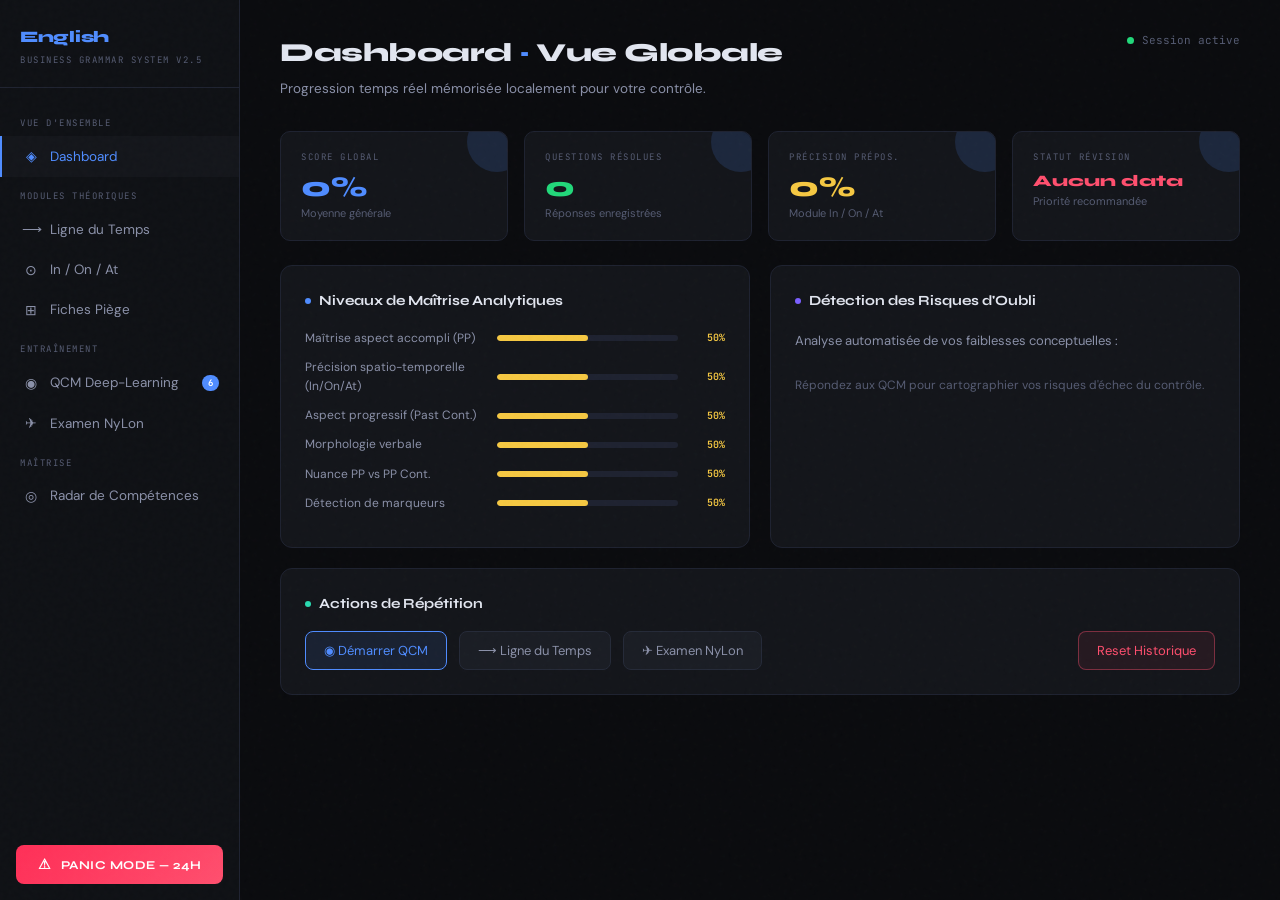
<file: english/index.html>
<!DOCTYPE html>
<html lang="fr">
<head>
<meta charset="UTF-8">
<meta name="viewport" content="width=device-width, initial-scale=1.0">
<title>English — Business Grammar Mastery</title>
<link href="https://fonts.googleapis.com/css2?family=JetBrains+Mono:wght@300;400;500;600;700&family=Syne:wght@400;600;700;800&family=DM+Sans:ital,wght@0,300;0,400;0,500;1,300&display=swap" rel="stylesheet">
<style>
  :root {
    --bg: #0a0b0e;
    --bg2: #0e1014;
    --bg3: #13151a;
    --bg4: #1a1d24;
    --border: #1e2230;
    --border2: #252a38;
    --text: #e2e6f0;
    --text2: #8a90a8;
    --text3: #555b72;
    --accent: #4f8cff;
    --accent2: #7b5fff;
    --green: #22d87a;
    --red: #ff4f6e;
    --yellow: #f5c842;
    --orange: #ff8c42;
    --teal: #2adab1;
    --glow: rgba(79,140,255,0.15);
    --glow2: rgba(123,95,255,0.1);
  }

  *, *::before, *::after { box-sizing: border-box; margin: 0; padding: 0; }

  html { scroll-behavior: smooth; }

  body {
    background: var(--bg);
    color: var(--text);
    font-family: 'DM Sans', sans-serif;
    font-size: 15px;
    line-height: 1.6;
    min-height: 100vh;
    overflow-x: hidden;
  }

  body::before {
    content: '';
    position: fixed;
    inset: 0;
    background-image: url("data:image/svg+xml,%3Csvg viewBox='0 0 200 200' xmlns='http://www.w3.org/2000/svg'%3E%3Cfilter id='n'%3E%3CfeTurbulence type='fractalNoise' baseFrequency='0.9' numOctaves='4' stitchTiles='stitch'/%3E%3C/filter%3E%3Crect width='100%25' height='100%25' filter='url(%23n)' opacity='0.04'/%3E%3C/svg%3E");
    pointer-events: none;
    z-index: 1000;
    opacity: 0.5;
  }

  ::-webkit-scrollbar { width: 4px; }
  ::-webkit-scrollbar-track { background: var(--bg2); }
  ::-webkit-scrollbar-thumb { background: var(--border2); border-radius: 2px; }

  .app { display: flex; min-height: 100vh; }

  .sidebar {
    width: 240px;
    min-height: 100vh;
    background: var(--bg2);
    border-right: 1px solid var(--border);
    display: flex;
    flex-direction: column;
    position: fixed;
    top: 0; left: 0;
    z-index: 100;
    transition: transform 0.3s;
  }

  .logo {
    padding: 24px 20px 20px;
    border-bottom: 1px solid var(--border);
  }
  .logo-title {
    font-family: 'Syne', sans-serif;
    font-weight: 800;
    font-size: 16px;
    color: var(--text);
    letter-spacing: -0.3px;
  }
  .logo-title span { color: var(--accent); }
  .logo-sub {
    font-family: 'JetBrains Mono', monospace;
    font-size: 9px;
    color: var(--text3);
    margin-top: 3px;
    text-transform: uppercase;
    letter-spacing: 1.5px;
  }

  .nav { flex: 1; padding: 16px 0; }
  .nav-section {
    font-family: 'JetBrains Mono', monospace;
    font-size: 9px;
    text-transform: uppercase;
    letter-spacing: 1.5px;
    color: var(--text3);
    padding: 12px 20px 6px;
  }
  .nav-item {
    display: flex;
    align-items: center;
    gap: 10px;
    padding: 9px 20px;
    cursor: pointer;
    transition: all 0.15s;
    border-left: 2px solid transparent;
    color: var(--text2);
    font-size: 13.5px;
  }
  .nav-item:hover { background: var(--bg3); color: var(--text); }
  .nav-item.active {
    background: var(--bg3);
    color: var(--accent);
    border-left-color: var(--accent);
  }
  .nav-item .icon { font-size: 14px; width: 18px; text-align: center; }
  .nav-badge {
    margin-left: auto;
    background: var(--accent);
    color: #fff;
    font-size: 9px;
    font-family: 'JetBrains Mono', monospace;
    padding: 1px 6px;
    border-radius: 10px;
    font-weight: 700;
  }

  .panic-btn {
    margin: 16px;
    padding: 11px 16px;
    background: linear-gradient(135deg, #ff1744, #ff4f6e);
    border: none;
    border-radius: 8px;
    color: #fff;
    font-family: 'Syne', sans-serif;
    font-weight: 700;
    font-size: 12px;
    cursor: pointer;
    text-transform: uppercase;
    letter-spacing: 0.5px;
    transition: all 0.2s;
    position: relative;
    overflow: hidden;
  }
  .panic-btn::before {
    content: '';
    position: absolute;
    inset: 0;
    background: linear-gradient(135deg, rgba(255,255,255,0.1), transparent);
  }
  .panic-btn:hover { transform: translateY(-1px); box-shadow: 0 6px 20px rgba(255,79,110,0.4); }
  .panic-btn .p-icon { font-size: 14px; margin-right: 6px; }

  .main { margin-left: 240px; flex: 1; min-height: 100vh; }
  .page { display: none; padding: 32px 40px; }
  .page.active { display: block; }

  .page-header { margin-bottom: 32px; display: flex; align-items: flex-start; justify-content: space-between; }
  .page-title { font-family: 'Syne', sans-serif; font-weight: 800; font-size: 26px; letter-spacing: -0.5px; color: var(--text); }
  .page-title span { color: var(--accent); }
  .page-desc { color: var(--text2); font-size: 13.5px; margin-top: 4px; }

  .card { background: var(--bg3); border: 1px solid var(--border); border-radius: 12px; padding: 24px; transition: border-color 0.2s; }
  .card:hover { border-color: var(--border2); }
  .card-title { font-family: 'Syne', sans-serif; font-weight: 700; font-size: 14px; color: var(--text); margin-bottom: 16px; display: flex; align-items: center; gap: 8px; }
  .card-title .dot { width: 6px; height: 6px; border-radius: 50%; background: var(--accent); }

  .grid-2 { display: grid; grid-template-columns: 1fr 1fr; gap: 20px; }
  .grid-3 { display: grid; grid-template-columns: 1fr 1fr 1fr; gap: 20px; }

  .stats-row { display: grid; grid-template-columns: repeat(4, 1fr); gap: 16px; margin-bottom: 24px; }
  .stat-card { background: var(--bg3); border: 1px solid var(--border); border-radius: 10px; padding: 18px 20px; position: relative; overflow: hidden; }
  .stat-card::after { content: ''; position: absolute; top: 0; right: 0; width: 60px; height: 60px; border-radius: 50%; background: var(--glow); transform: translate(20px, -20px); }
  .stat-label { font-family: 'JetBrains Mono', monospace; font-size: 9px; text-transform: uppercase; letter-spacing: 1.5px; color: var(--text3); margin-bottom: 8px; }
  .stat-value { font-family: 'Syne', sans-serif; font-weight: 800; font-size: 28px; color: var(--text); line-height: 1; }
  .stat-value.green { color: var(--green); }
  .stat-value.blue { color: var(--accent); }
  .stat-value.yellow { color: var(--yellow); }
  .stat-value.red { color: var(--red); }
  .stat-sub { font-size: 11px; color: var(--text3); margin-top: 4px; }

  .timeline-container { position: relative; padding: 20px 0; }
  .timeline-axis { height: 3px; background: linear-gradient(90deg, var(--bg4), var(--border2), var(--bg4)); border-radius: 2px; position: relative; margin: 40px 16px; }
  .tl-label-row { display: flex; justify-content: space-between; padding: 0 16px; margin-bottom: 8px; }
  .tl-label { font-family: 'JetBrains Mono', monospace; font-size: 9px; text-transform: uppercase; letter-spacing: 1px; color: var(--text3); }
  .tl-events { display: flex; position: relative; padding: 0 16px; }
  .tl-event { flex: 1; text-align: center; position: relative; cursor: pointer; transition: all 0.2s; }
  .tl-event-dot { width: 12px; height: 12px; border-radius: 50%; border: 2px solid var(--border2); background: var(--bg3); margin: 0 auto 8px; transition: all 0.2s; position: relative; top: -6px; }
  .tl-event:hover .tl-event-dot, .tl-event.selected .tl-event-dot { border-color: var(--accent); background: var(--accent); box-shadow: 0 0 12px var(--accent); }
  .tl-event-label { font-family: 'JetBrains Mono', monospace; font-size: 10px; color: var(--text3); transition: color 0.2s; margin-bottom: 4px; }
  .tl-event.selected .tl-event-label { color: var(--accent); }
  .tl-event-name { font-size: 12px; color: var(--text2); font-weight: 500; }
  .tl-event.selected .tl-event-name { color: var(--text); }

  .tl-detail { margin-top: 24px; background: var(--bg4); border: 1px solid var(--border); border-radius: 10px; padding: 20px; animation: fadeIn 0.3s ease; }
  .tl-detail-tense { font-family: 'Syne', sans-serif; font-weight: 800; font-size: 18px; color: var(--accent); margin-bottom: 4px; }
  .tl-detail-aspect { font-family: 'JetBrains Mono', monospace; font-size: 10px; color: var(--text3); text-transform: uppercase; letter-spacing: 1px; margin-bottom: 14px; }
  .tl-detail-grid { display: grid; grid-template-columns: 1fr 1fr; gap: 16px; }
  .tl-detail-col h4 { font-family: 'JetBrains Mono', monospace; font-size: 9px; text-transform: uppercase; letter-spacing: 1px; color: var(--text3); margin-bottom: 8px; }
  .formula-box { background: var(--bg2); border: 1px solid var(--border); border-radius: 8px; padding: 10px 14px; font-family: 'JetBrains Mono', monospace; font-size: 12px; color: var(--teal); margin-bottom: 8px; }
  .tl-example { font-style: italic; color: var(--text2); font-size: 13px; padding: 8px 12px; border-left: 2px solid var(--accent); background: var(--bg2); border-radius: 0 6px 6px 0; margin-top: 8px; }
  .tl-example em { color: var(--accent); font-style: normal; font-weight: 600; }
  .tl-markers { display: flex; flex-wrap: wrap; gap: 6px; margin-top: 8px; }
  .marker-tag { background: var(--bg2); border: 1px solid var(--border2); border-radius: 20px; padding: 3px 10px; font-family: 'JetBrains Mono', monospace; font-size: 10px; color: var(--yellow); }

  .prep-map { display: grid; grid-template-columns: repeat(3, 1fr); gap: 20px; margin-bottom: 24px; }
  .prep-card { background: var(--bg4); border: 1px solid var(--border); border-radius: 12px; padding: 20px; cursor: pointer; transition: all 0.2s; text-align: center; position: relative; overflow: hidden; }
  .prep-card::before { content: ''; position: absolute; bottom: 0; left: 0; right: 0; height: 3px; }
  .prep-card.at::before { background: var(--accent); }
  .prep-card.on::before { background: var(--green); }
  .prep-card.in::before { background: var(--accent2); }
  .prep-card:hover { transform: translateY(-2px); border-color: var(--border2); }
  .prep-card.active.at { border-color: var(--accent); background: rgba(79,140,255,0.05); }
  .prep-card.active.on { border-color: var(--green); background: rgba(34,216,122,0.05); }
  .prep-card.active.in { border-color: var(--accent2); background: rgba(123,95,255,0.05); }
  .prep-symbol { width: 60px; height: 60px; border-radius: 50%; display: flex; align-items: center; justify-content: center; margin: 0 auto 12px; font-family: 'Syne', sans-serif; font-weight: 800; font-size: 22px; }
  .prep-card.at .prep-symbol { background: rgba(79,140,255,0.1); color: var(--accent); }
  .prep-card.on .prep-symbol { background: rgba(34,216,122,0.1); color: var(--green); }
  .prep-card.in .prep-symbol { background: rgba(123,95,255,0.1); color: var(--accent2); }
  .prep-title { font-family: 'Syne', sans-serif; font-weight: 700; font-size: 13px; color: var(--text); margin-bottom: 4px; }
  .prep-subtitle { font-size: 11px; color: var(--text3); margin-bottom: 12px; }
  .prep-examples { display: flex; flex-direction: column; gap: 4px; }
  .prep-ex { background: var(--bg2); border-radius: 6px; padding: 5px 10px; font-family: 'JetBrains Mono', monospace; font-size: 11px; color: var(--text2); text-align: left; }
  .prep-ex strong { color: inherit; }
  .prep-card.at .prep-ex strong { color: var(--accent); }
  .prep-card.on .prep-ex strong { color: var(--green); }
  .prep-card.in .prep-ex strong { color: var(--accent2); }

  .fiche { background: var(--bg3); border: 1px solid var(--border); border-radius: 10px; margin-bottom: 10px; overflow: hidden; transition: border-color 0.2s; }
  .fiche:hover { border-color: var(--border2); }
  .fiche-header { padding: 14px 18px; cursor: pointer; display: flex; align-items: center; justify-content: space-between; user-select: none; }
  .fiche-header-left { display: flex; align-items: center; gap: 10px; }
  .fiche-tag { font-family: 'JetBrains Mono', monospace; font-size: 9px; text-transform: uppercase; letter-spacing: 1px; padding: 2px 8px; border-radius: 4px; background: var(--bg4); color: var(--text3); }
  .fiche-tag.piege { background: rgba(255,79,110,0.1); color: var(--red); }
  .fiche-tag.form { background: rgba(79,140,255,0.1); color: var(--accent); }
  .fiche-tag.nuance { background: rgba(245,200,66,0.1); color: var(--yellow); }
  .fiche-title { font-weight: 500; font-size: 13.5px; color: var(--text); }
  .fiche-arrow { color: var(--text3); transition: transform 0.2s; font-size: 12px; }
  .fiche.open .fiche-arrow { transform: rotate(90deg); }
  .fiche-body { display: none; padding: 0 18px 16px; border-top: 1px solid var(--border); }
  .fiche.open .fiche-body { display: block; }
  .fiche-body p { color: var(--text2); font-size: 13px; margin-top: 12px; line-height: 1.7; }
  .fiche-body .code-ex { font-family: 'JetBrains Mono', monospace; font-size: 12px; background: var(--bg2); border: 1px solid var(--border); border-radius: 6px; padding: 10px 14px; margin: 10px 0; }
  .fiche-body .code-ex .correct { color: var(--green); }
  .fiche-body .code-ex .wrong { color: var(--red); text-decoration: line-through; }
  .fiche-body .code-ex .highlight { color: var(--yellow); }

  .qcm-container { max-width: 720px; }
  .qcm-header { display: flex; align-items: center; justify-content: space-between; margin-bottom: 24px; }
  .qcm-mode-selector { display: flex; gap: 8px; }
  .mode-btn { padding: 7px 14px; border-radius: 6px; border: 1px solid var(--border); background: var(--bg3); color: var(--text2); font-size: 12px; font-family: 'JetBrains Mono', monospace; cursor: pointer; transition: all 0.15s; }
  .mode-btn:hover { border-color: var(--border2); color: var(--text); }
  .mode-btn.active { background: var(--accent); border-color: var(--accent); color: #fff; }

  .q-progress-bar { height: 3px; background: var(--border); border-radius: 2px; margin-bottom: 28px; overflow: hidden; }
  .q-progress-fill { height: 100%; background: linear-gradient(90deg, var(--accent), var(--accent2)); border-radius: 2px; transition: width 0.4s ease; }

  .q-card { background: var(--bg3); border: 1px solid var(--border); border-radius: 14px; padding: 28px; margin-bottom: 16px; }
  .q-type-badge { display: inline-block; font-family: 'JetBrains Mono', monospace; font-size: 9px; text-transform: uppercase; letter-spacing: 1.5px; padding: 3px 10px; border-radius: 20px; margin-bottom: 14px; }
  .q-type-badge.t1 { background: rgba(79,140,255,0.1); color: var(--accent); border: 1px solid rgba(79,140,255,0.2); }
  .q-type-badge.t2 { background: rgba(255,79,110,0.1); color: var(--red); border: 1px solid rgba(255,79,110,0.2); }
  .q-type-badge.t3 { background: rgba(245,200,66,0.1); color: var(--yellow); border: 1px solid rgba(245,200,66,0.2); }

  .q-sentence { font-family: 'JetBrains Mono', monospace; font-size: 14px; color: var(--text); background: var(--bg2); border: 1px solid var(--border); border-radius: 8px; padding: 14px 18px; margin-bottom: 18px; line-height: 1.7; }
  .q-sentence .blank { display: inline-block; min-width: 80px; border-bottom: 2px solid var(--accent); color: var(--accent); font-weight: 600; }
  .q-sentence .err { color: var(--red); text-decoration: underline wavy var(--red); }
  .q-question { font-size: 14px; color: var(--text); margin-bottom: 18px; font-weight: 500; }

  .q-options { display: flex; flex-direction: column; gap: 10px; }
  .q-option { padding: 13px 18px; border-radius: 9px; border: 1px solid var(--border); background: var(--bg4); cursor: pointer; transition: all 0.15s; display: flex; align-items: flex-start; gap: 12px; font-size: 13.5px; color: var(--text2); position: relative; overflow: hidden; }
  .q-option:hover { border-color: var(--border2); color: var(--text); background: var(--bg3); }
  .q-option.selected { border-color: var(--accent); color: var(--text); background: rgba(79,140,255,0.05); }
  .q-option.correct { border-color: var(--green); color: var(--green); background: rgba(34,216,122,0.05); }
  .q-option.wrong { border-color: var(--red); color: var(--red); background: rgba(255,79,110,0.05); }
  .q-option.disabled { pointer-events: none; }
  .opt-letter { width: 22px; height: 22px; border-radius: 50%; border: 1px solid var(--border2); display: flex; align-items: center; justify-content: center; font-family: 'JetBrains Mono', monospace; font-size: 10px; color: var(--text3); flex-shrink: 0; transition: all 0.15s; }
  .q-option:hover .opt-letter { border-color: var(--text2); color: var(--text2); }
  .q-option.selected .opt-letter { border-color: var(--accent); color: var(--accent); }
  .q-option.correct .opt-letter { border-color: var(--green); background: var(--green); color: #fff; }
  .q-option.wrong .opt-letter { border-color: var(--red); background: var(--red); color: #fff; }

  .feedback-panel { display: none; background: var(--bg4); border-radius: 12px; border: 1px solid var(--border); padding: 20px; margin-top: 16px; animation: slideUp 0.3s ease; }
  .feedback-panel.show { display: block; }
  .feedback-panel.correct-fb { border-color: rgba(34,216,122,0.3); }
  .feedback-panel.wrong-fb { border-color: rgba(255,79,110,0.3); }
  .fb-header { display: flex; align-items: center; gap: 8px; margin-bottom: 14px; }
  .fb-status { font-family: 'Syne', sans-serif; font-weight: 700; font-size: 14px; }
  .fb-status.c { color: var(--green); }
  .fb-status.w { color: var(--red); }
  .fb-sections { display: grid; grid-template-columns: 1fr 1fr 1fr; gap: 12px; }
  .fb-section h5 { font-family: 'JetBrains Mono', monospace; font-size: 9px; text-transform: uppercase; letter-spacing: 1px; color: var(--text3); margin-bottom: 6px; }
  .fb-section p { font-size: 12px; color: var(--text2); line-height: 1.6; }
  .fb-section .rule { color: var(--accent); font-weight: 500; }
  .fb-section .clue { color: var(--yellow); }
  .fb-section .counter { color: var(--text3); font-style: italic; }

  .next-btn { display: block; width: 100%; margin-top: 16px; padding: 13px; background: var(--accent); border: none; border-radius: 9px; color: #fff; font-family: 'Syne', sans-serif; font-weight: 700; font-size: 14px; cursor: pointer; transition: all 0.2s; letter-spacing: 0.3px; }
  .next-btn:hover { background: #3a7ae8; transform: translateY(-1px); }

  .radar-container { display: flex; align-items: center; gap: 32px; }
  .radar-skills { flex: 1; display: flex; flex-direction: column; gap: 10px; }
  .skill-row { display: flex; align-items: center; gap: 12px; }
  .skill-name { font-size: 12px; color: var(--text2); width: 180px; flex-shrink: 0; }
  .skill-bar-wrap { flex: 1; height: 6px; background: var(--border); border-radius: 3px; overflow: hidden; }
  .skill-bar { height: 100%; border-radius: 3px; transition: width 0.5s ease; }
  .skill-pct { font-family: 'JetBrains Mono', monospace; font-size: 10px; color: var(--text3); width: 35px; text-align: right; }

  .exam-scenario { background: linear-gradient(135deg, var(--bg3), var(--bg4)); border: 1px solid var(--border); border-radius: 14px; padding: 24px; margin-bottom: 24px; position: relative; overflow: hidden; }
  .exam-scenario::before { content: 'NY→LON'; position: absolute; right: 24px; top: 50%; transform: translateY(-50%); font-family: 'Syne', sans-serif; font-weight: 800; font-size: 48px; color: var(--border); letter-spacing: -2px; pointer-events: none; }
  .exam-tag { font-family: 'JetBrains Mono', monospace; font-size: 9px; text-transform: uppercase; letter-spacing: 1.5px; color: var(--teal); margin-bottom: 8px; }
  .exam-title { font-family: 'Syne', sans-serif; font-weight: 700; font-size: 18px; color: var(--text); margin-bottom: 6px; }
  .exam-subtitle { font-size: 13px; color: var(--text2); }
  .exam-timer { display: flex; align-items: center; gap: 12px; margin-top: 16px; }
  .timer-display { font-family: 'JetBrains Mono', monospace; font-size: 22px; font-weight: 700; color: var(--yellow); letter-spacing: 2px; }
  .timer-label { font-size: 11px; color: var(--text3); }
  .score-display { margin-left: auto; text-align: right; }
  .score-val { font-family: 'Syne', sans-serif; font-weight: 800; font-size: 24px; color: var(--green); }
  .score-label { font-size: 11px; color: var(--text3); }

  .panic-overlay { display: none; position: fixed; inset: 0; background: rgba(0,0,0,0.95); z-index: 500; overflow-y: auto; }
  .panic-overlay.show { display: flex; flex-direction: column; }
  .panic-header { background: linear-gradient(135deg, #1a0005, #0a0b0e); border-bottom: 1px solid rgba(255,79,110,0.3); padding: 20px 40px; display: flex; align-items: center; justify-content: space-between; }
  .panic-title { font-family: 'Syne', sans-serif; font-weight: 800; font-size: 20px; color: var(--red); display: flex; align-items: center; gap: 10px; }
  .panic-close { background: var(--bg3); border: 1px solid var(--border); border-radius: 8px; padding: 8px 14px; color: var(--text2); font-size: 12px; cursor: pointer; font-family: 'JetBrains Mono', monospace; transition: all 0.15s; }
  .panic-close:hover { border-color: var(--red); color: var(--red); }
  .panic-content { padding: 32px 40px; max-width: 900px; margin: 0 auto; width: 100%; }
  .rules-grid { display: grid; grid-template-columns: 1fr 1fr; gap: 14px; margin-bottom: 32px; }
  .rule-card { background: var(--bg3); border: 1px solid var(--border); border-radius: 10px; padding: 16px; border-left: 3px solid var(--red); }
  .rule-num { font-family: 'JetBrains Mono', monospace; font-size: 9px; text-transform: uppercase; letter-spacing: 1px; color: var(--red); margin-bottom: 6px; }
  .rule-text { font-size: 13px; color: var(--text); font-weight: 500; margin-bottom: 4px; }
  .rule-ex { font-family: 'JetBrains Mono', monospace; font-size: 11px; color: var(--text3); }
  .rule-ex .ok { color: var(--green); }
  .rule-ex .no { color: var(--red); }

  .micro-qcm { background: var(--bg3); border: 1px solid var(--border); border-radius: 14px; padding: 24px; }
  .micro-q-text { font-size: 14px; color: var(--text); margin-bottom: 16px; font-weight: 500; }
  .micro-opts { display: flex; flex-direction: column; gap: 8px; }
  .micro-opt { padding: 10px 14px; border-radius: 8px; border: 1px solid var(--border); background: var(--bg4); cursor: pointer; font-size: 13px; color: var(--text2); transition: all 0.15s; font-family: 'JetBrains Mono', monospace; }
  .micro-opt:hover { border-color: var(--border2); color: var(--text); }
  .micro-opt.correct { border-color: var(--green); color: var(--green); background: rgba(34,216,122,0.05); }
  .micro-opt.wrong { border-color: var(--red); color: var(--red); background: rgba(255,79,110,0.05); }
  .micro-opt.disabled { pointer-events: none; }
  .micro-counter { font-family: 'JetBrains Mono', monospace; font-size: 11px; color: var(--text3); margin-bottom: 16px; }
  .micro-next { margin-top: 12px; padding: 10px 20px; background: var(--red); border: none; border-radius: 8px; color: #fff; font-family: 'Syne', sans-serif; font-weight: 700; font-size: 13px; cursor: pointer; display: none; }
  .micro-next.show { display: block; }

  @keyframes fadeIn { from { opacity: 0; } to { opacity: 1; } }
  @keyframes slideUp { from { opacity: 0; transform: translateY(10px); } to { opacity: 1; transform: translateY(0); } }
  @keyframes pulse { 0%,100% { opacity: 1; } 50% { opacity: 0.6; } }

  .live-dot { width: 7px; height: 7px; border-radius: 50%; background: var(--green); animation: pulse 2s infinite; display: inline-block; }

  @media (max-width: 900px) {
    .sidebar { transform: translateX(-240px); }
    .main { margin-left: 0; }
    .stats-row { grid-template-columns: repeat(2, 1fr); }
    .fb-sections { grid-template-columns: 1fr; }
    .grid-2, .grid-3 { grid-template-columns: 1fr; }
    .prep-map { grid-template-columns: 1fr; }
    .radar-container { flex-direction: column; }
    .rules-grid { grid-template-columns: 1fr; }
    .tl-detail-grid { grid-template-columns: 1fr; }
  }
</style>
</head>
<body>

<div class="app">
  <nav class="sidebar">
    <div class="logo">
      <div class="logo-title"><span>English</span></div>
      <div class="logo-sub">Business Grammar System v2.5</div>
    </div>
    <div class="nav">
      <div class="nav-section">Vue d'ensemble</div>
      <div class="nav-item active" onclick="showPage('dashboard')">
        <span class="icon">◈</span> Dashboard
      </div>
      <div class="nav-section">Modules Théoriques</div>
      <div class="nav-item" onclick="showPage('timeline')">
        <span class="icon">⟶</span> Ligne du Temps
      </div>
      <div class="nav-item" onclick="showPage('prepositions')">
        <span class="icon">⊙</span> In / On / At
      </div>
      <div class="nav-item" onclick="showPage('fiches')">
        <span class="icon">⊞</span> Fiches Piège
      </div>
      <div class="nav-section">Entraînement</div>
      <div class="nav-item" onclick="showPage('qcm')">
        <span class="icon">◉</span> QCM Deep-Learning
        <span class="nav-badge" id="badge-qcm-count">0</span>
      </div>
      <div class="nav-item" onclick="showPage('nylon')">
        <span class="icon">✈</span> Examen NyLon
      </div>
      <div class="nav-section">Maîtrise</div>
      <div class="nav-item" onclick="showPage('radar')">
        <span class="icon">◎</span> Radar de Compétences
      </div>
    </div>
    <button class="panic-btn" onclick="openPanic()">
      <span class="p-icon">⚠</span> PANIC MODE — 24h
    </button>
  </nav>

  <main class="main">
    <div id="page-dashboard" class="page active">
      <div class="page-header">
        <div>
          <div class="page-title">Dashboard <span>·</span> Vue Globale</div>
          <div class="page-desc">Progression temps réel mémorisée localement pour votre contrôle.</div>
        </div>
        <div style="display:flex;align-items:center;gap:8px;font-family:'JetBrains Mono',monospace;font-size:11px;color:var(--text3);">
          <span class="live-dot"></span> Session active
        </div>
      </div>

      <div class="stats-row">
        <div class="stat-card">
          <div class="stat-label">Score Global</div>
          <div class="stat-value blue" id="stat-score-global">0%</div>
          <div class="stat-sub">Moyenne générale</div>
        </div>
        <div class="stat-card">
          <div class="stat-label">Questions résolues</div>
          <div class="stat-value green" id="stat-resolved-count">0</div>
          <div class="stat-sub">Réponses enregistrées</div>
        </div>
        <div class="stat-card">
          <div class="stat-label">Précision Prépos.</div>
          <div class="stat-value yellow" id="stat-prep-score">0%</div>
          <div class="stat-sub">Module In / On / At</div>
        </div>
        <div class="stat-card">
          <div class="stat-label">Statut Révision</div>
          <div class="stat-value red" style="font-size:16px;margin-top:4px;" id="stat-weak-point">Aucun data</div>
          <div class="stat-sub">Priorité recommandée</div>
        </div>
      </div>

      <div class="grid-2" style="margin-bottom:20px;">
        <div class="card">
          <div class="card-title"><span class="dot"></span> Niveaux de Maîtrise Analytiques</div>
          <div id="dashboard-skills-bars"></div>
        </div>
        <div class="card">
          <div class="card-title"><span class="dot" style="background:var(--accent2)"></span> Détection des Risques d'Oubli</div>
          <div style="font-size:13px;color:var(--text2);line-height:1.8;">
            Analyse automatisée de vos faiblesses conceptuelles :<br><br>
            <div style="display:flex;flex-direction:column;gap:8px;" id="dashboard-risk-zone"></div>
          </div>
        </div>
      </div>

      <div class="card">
        <div class="card-title"><span class="dot" style="background:var(--teal)"></span> Actions de Répétition</div>
        <div style="display:flex;gap:12px;flex-wrap:wrap;">
          <button onclick="showPage('qcm')" style="padding:10px 18px;border-radius:8px;border:1px solid var(--accent);background:rgba(79,140,255,0.1);color:var(--accent);font-size:13px;cursor:pointer;font-family:'DM Sans',sans-serif;transition:all 0.15s;">◉ Démarrer QCM</button>
          <button onclick="showPage('timeline')" style="padding:10px 18px;border-radius:8px;border:1px solid var(--border2);background:var(--bg4);color:var(--text2);font-size:13px;cursor:pointer;font-family:'DM Sans',sans-serif;transition:all 0.15s;">⟶ Ligne du Temps</button>
          <button onclick="showPage('nylon')" style="padding:10px 18px;border-radius:8px;border:1px solid var(--border2);background:var(--bg4);color:var(--text2);font-size:13px;cursor:pointer;font-family:'DM Sans',sans-serif;transition:all 0.15s;">✈ Examen NyLon</button>
          <button onclick="clearLocalStorageData()" style="padding:10px 18px;border-radius:8px;border:1px solid rgba(255,79,110,0.4);background:rgba(255,79,110,0.08);color:var(--red);font-size:13px;cursor:pointer;font-family:'DM Sans',sans-serif;transition:all 0.15s;margin-left:auto;">Reset Historique</button>
        </div>
      </div>
    </div>

    <div id="page-timeline" class="page">
      <div class="page-header">
        <div>
          <div class="page-title">Ligne du Temps <span>Sémantique</span></div>
          <div class="page-desc">Cliquez sur un temps pour explorer son aspect et ses justifications fonctionnelles.</div>
        </div>
      </div>
      <div class="card" style="margin-bottom:20px;">
        <div class="tl-label-row">
          <span class="tl-label">Passé lointain</span>
          <span class="tl-label">Passé récent</span>
          <span class="tl-label" style="color:var(--accent);">Présent</span>
          <span class="tl-label">Avenir</span>
        </div>
        <div class="timeline-axis"></div>
        <div class="tl-events">
          <div class="tl-event" onclick="selectTense('preterit')">
            <div class="tl-event-dot"></div>
            <div class="tl-event-label">ASPECT RÉVOLU</div>
            <div class="tl-event-name">Simple Past</div>
          </div>
          <div class="tl-event" onclick="selectTense('pastcont')">
            <div class="tl-event-dot"></div>
            <div class="tl-event-label">ASPECT EN COURS</div>
            <div class="tl-event-name">Past Continuous</div>
          </div>
          <div class="tl-event selected" onclick="selectTense('pp')">
            <div class="tl-event-dot"></div>
            <div class="tl-event-label" style="color:var(--accent)">BILAN PRÉSENT</div>
            <div class="tl-event-name" style="color:var(--text)">Present Perfect</div>
          </div>
          <div class="tl-event" onclick="selectTense('ppcont')">
            <div class="tl-event-dot"></div>
            <div class="tl-event-label">DURÉE JUSQU'ICI</div>
            <div class="tl-event-name">Present Perf. Cont.</div>
          </div>
        </div>
        <div id="tl-detail" class="tl-detail"></div>
      </div>
    </div>

    <div id="page-prepositions" class="page">
      <div class="page-header">
        <div>
          <div class="page-title">Cartographie <span>In / On / At</span></div>
          <div class="page-desc">Approche géométrique et temporelle — contexte Business Travel.</div>
        </div>
      </div>
      <div class="prep-map">
        <div class="prep-card at" id="prep-at" onclick="selectPrep('at')">
          <div class="prep-symbol">AT</div>
          <div class="prep-title">Point précis</div>
          <div class="prep-subtitle">Heure exacte · Lieu précis</div>
        </div>
        <div class="prep-card on" id="prep-on" onclick="selectPrep('on')">
          <div class="prep-symbol">ON</div>
          <div class="prep-title">Surface · Jour</div>
          <div class="prep-subtitle">Jour précis · Transport</div>
        </div>
        <div class="prep-card in" id="prep-in" onclick="selectPrep('in')">
          <div class="prep-symbol">IN</div>
          <div class="prep-title">Espace clos · Période</div>
          <div class="prep-subtitle">Ville · Pays · Période longue</div>
        </div>
      </div>
      <div id="prep-detail" style="display:none; margin-bottom:20px;" class="card">
        <div id="prep-detail-content"></div>
      </div>
      <div class="card">
        <div class="card-title"><span class="dot" style="background:var(--orange)"></span> Exercice de Vérification Théorique</div>
        <div id="prep-quiz" style="display:flex;flex-direction:column;gap:12px;"></div>
      </div>
    </div>

    <div id="page-fiches" class="page">
      <div class="page-header">
        <div>
          <div class="page-title">Fiches <span>Forme & Structure</span></div>
          <div class="page-desc">Concepts structurels indispensables pour déjouer les pièges.</div>
        </div>
      </div>
      <div id="fiches-container"></div>
    </div>

    <div id="page-qcm" class="page">
      <div class="page-header">
        <div>
          <div class="page-title">QCM <span>Deep-Learning</span></div>
          <div class="page-desc">Pas de hasard : validez la règle conceptuelle requise par la syntaxe.</div>
        </div>
      </div>
      <div class="qcm-container">
        <div class="qcm-header">
          <div class="qcm-mode-selector">
            <button class="mode-btn active" onclick="setQcmMode('all',this)">Tout</button>
            <button class="mode-btn" onclick="setQcmMode('t1',this)">Justification</button>
            <button class="mode-btn" onclick="setQcmMode('t2',this)">Analyse Erreur</button>
            <button class="mode-btn" onclick="setQcmMode('t3',this)">Nuance Sémantique</button>
          </div>
        </div>
        <div class="q-progress-bar">
          <div class="q-progress-fill" id="qcm-progress" style="width:0%"></div>
        </div>
        <div id="qcm-question-area"></div>
      </div>
    </div>

    <div id="page-nylon" class="page">
      <div class="page-header">
        <div>
          <div class="page-title">Examen Blanc <span>NyLon</span></div>
          <div class="page-desc">Scénario complet : vol Transatlantique et communications professionnelles.</div>
        </div>
      </div>
      <div class="exam-scenario">
        <div class="exam-tag">// ÉVALUATION CRITIQUE</div>
        <div class="exam-title">Business Trip Scenario : JFK ⟷ LHR</div>
        <div class="exam-subtitle">Analyse syntaxique et structurelle des interactions de Marcus Chen.</div>
        <div class="exam-timer">
          <div>
            <div class="timer-display" id="nylon-timer">15:00</div>
            <div class="timer-label">compte à rebours</div>
          </div>
          <div style="margin-left:24px;">
            <button id="nylon-start-btn" onclick="startNylon()" style="padding:9px 20px;border-radius:8px;border:none;background:var(--teal);color:var(--bg);font-family:'Syne',sans-serif;font-weight:700;font-size:13px;cursor:pointer;">▶ Démarrer l'examen</button>
            <button id="nylon-stop-btn" onclick="stopNylon()" style="display:none;padding:9px 20px;border-radius:8px;border:1px solid var(--border);background:var(--bg4);color:var(--text2);font-family:'Syne',sans-serif;font-weight:700;font-size:13px;cursor:pointer;">■ Interrompre</button>
          </div>
          <div class="score-display">
            <div class="score-val" id="nylon-score">0/0</div>
            <div class="score-label">validation</div>
          </div>
        </div>
      </div>
      <div id="nylon-qcm-area" class="qcm-container">
        <div id="nylon-question-area"></div>
      </div>
    </div>

    <div id="page-radar" class="page">
      <div class="page-header">
        <div>
          <div class="page-title">Radar de <span>Compétences</span></div>
          <div class="page-desc">Modélisation géométrique générée à partir du cache local (`localStorage`).</div>
        </div>
      </div>
      <div class="grid-2">
        <div class="card">
          <div class="card-title"><span class="dot"></span> Structure Métacognitive</div>
          <canvas id="radar-canvas" width="340" height="320" style="display:block;margin:0 auto;"></canvas>
        </div>
        <div class="card">
          <div class="card-title"><span class="dot" style="background:var(--green)"></span> Vecteurs de Performance</div>
          <div class="radar-skills" id="radar-skills-list"></div>
        </div>
      </div>
    </div>
  </main>
</div>

<div class="panic-overlay" id="panic-overlay">
  <div class="panic-header">
    <div class="panic-title">⚠ PANIC MODE — Diagnostic Intensif Direct</div>
    <button class="panic-close" onclick="closePanic()">✕ Fermer</button>
  </div>
  <div class="panic-content">
    <div style="font-family:'Syne',sans-serif;font-weight:700;font-size:16px;color:var(--text);margin-bottom:4px;">Synthèse Théorique Cruciale</div>
    <div style="font-size:13px;color:var(--text2);margin-bottom:20px;">Structures discriminantes majeures des QCM académiques.</div>
    <div class="rules-grid" id="rules-grid"></div>
    <div style="font-family:'Syne',sans-serif;font-weight:700;font-size:16px;color:var(--text);margin-bottom:16px;">🔥 Flux Ultra-QCM Express</div>
    <div class="micro-qcm">
      <div class="micro-counter" id="micro-counter">Question 1</div>
      <div class="micro-q-text" id="micro-q-text">Initialisation...</div>
      <div class="micro-opts" id="micro-opts"></div>
      <button class="micro-next" id="micro-next" onclick="nextMicroQ()">Question Suivante →</button>
    </div>
  </div>
</div>

<script>
// ===================== BASE DE DONNÉES ÉTENDUE (QCM THEORIQUE & BUSINESS) =====================

const TENSE_DATA = {
  preterit: {
    name: 'Simple Past (Preterit)',
    aspect: 'Aspect révolu — Rupture totale avec le présent',
    color: '#ff4f6e',
    formula: 'S + V-ed / V2 (irrégulier)',
    aspect_detail: 'Indique qu\'une action est localisée dans une période de temps entièrement close. Exige un ancrage temporel explicite ou implicite.',
    example: 'The board <em>voted</em> the merger budget <em>last Tuesday</em>.',
    markers: ['yesterday', 'ago', 'last month', 'in 2022', 'when', 'at the time'],
    trap: 'Interdiction d\'utiliser le prétérit avec un adverbe qui fait le bilan du temps présent (ex: yet, already).'
  },
  pastcont: {
    name: 'Past Continuous',
    aspect: 'Aspect processif — Action en cours d\'accomplissement dans le passé',
    color: '#ff8c42',
    formula: 'S + was/were + V-ing',
    aspect_detail: 'Sert de repère temporel ou de cadre narratif (toile de fond). Indique qu\'une action longue était engagée mais non achevée à un instant précis.',
    example: 'Marcus <em>was presenting</em> the London results <em>when</em> the network dropped.',
    markers: ['while', 'as', 'all morning', 'at that precise moment'],
    trap: 'Ne confondez pas l\'action en cours (Past Continuous) avec l\'action de rupture qui survient au milieu (Simple Past).'
  },
  pp: {
    name: 'Present Perfect Simple',
    aspect: 'Bilan présent — Lien logique trans-temporel',
    color: '#4f8cff',
    formula: 'S + have/has + V-ed (ou V3)',
    aspect_detail: 'L\'action s\'est déroulée à un moment indéterminé du passé, mais ce qui compte c\'est sa trace, son résultat ou sa pertinence au moment de l\'énonciation.',
    example: 'They <em>have already signed</em> the LHR airport logistics contract.',
    markers: ['already', 'yet', 'just', 'ever', 'never', 'so far', 'recently'],
    trap: 'Dès qu\'il y a une date précise ou un repère de passé révolu (ex: ago), le Present Perfect devient structurellement impossible.'
  },
  ppcont: {
    name: 'Present Perfect Continuous',
    aspect: 'Aspect aspectuel continu — Durée de l\'activité jusqu\'au présent',
    color: '#2adab1',
    formula: 'S + have/has + been + V-ing',
    aspect_detail: 'Met l\'accent sur le déroulement continu, l\'effort, ou la répétition d\'une activité initiée dans le passé et qui s\'étend jusqu\'à maintenant.',
    example: 'We <em>have been negotiating</em> with British Airways <em>since</em> 8 AM.',
    markers: ['since', 'for', 'how long', 'all week'],
    trap: 'Si l\'action est entièrement close ou si on dénombre un résultat comptable (ex: 3 mails), utilisez le Present Perfect Simple.'
  }
};

const PREP_DETAILS = {
  at: {
    title: 'AT — Localisation Ponctuelle',
    color: '#4f8cff',
    rule: 'AT cible une coordonnée précise ou un moment atomique sur une échelle. Représentation vectorielle d\'un point mathématique.',
    geo: ['at Gate 14', 'at the business lounge', 'at corporate headquarters', 'at the front desk'],
    time: ['at 07:45 AM', 'at noon', 'at the end of the fiscal year', 'at closing time'],
    trap: 'On utilise AT pour un point d\'étape ("at London LHR") mais IN pour la zone géographique de la ville ("in London").'
  },
  on: {
    title: 'ON — Support Topographique & Unité de Jour',
    color: '#22d87a',
    rule: 'ON s\'applique aux surfaces de contact physiques, aux axes directionnels, ainsi qu\'aux segments temporels équivalents à 24h (jours).',
    geo: ['on the train', 'on the A380 flight', 'on the second floor', 'on Wall Street'],
    time: ['on Monday morning', 'on October 24th', 'on arrival day', 'on schedules'],
    trap: 'Bien que l\'on dise "in the evening", dès lors que le jour est spécifié, la règle ON s\'impose ("on Tuesday evening").'
  },
  in: {
    title: 'IN — Inclusion Tridimensionnelle & Conteneur Temporel',
    color: '#7b5fff',
    rule: 'IN postule l\'immersion dans un espace clos ou un volume géographique déterminé, ou l\'inclusion dans des tranches de temps macro (mois, années, siècles).',
    geo: ['in Manhattan', 'in the conference hall', 'in a taxi', 'in the United Kingdom'],
    time: ['in December', 'in 2026', 'in the quarter', 'in the afternoon'],
    trap: 'Ne jamais utiliser IN devant une heure précise de rendez-vous d\'affaires.'
  }
};

const PREP_QUIZ_DATA = [
  { sentence: 'The financial audit begins ___ 9:00 AM sharp.', correct: 'at', opts: ['at','on','in'], rule: 'AT s\'impose devant l\'expression d\'une heure atomique.' },
  { sentence: 'The corporate delegates are negotiating ___ the main boardroom.', correct: 'in', opts: ['at','on','in'], rule: 'IN traduit l\'inclusion spatiale au sein d\'un local fermé.' },
  { sentence: 'The strategic report will be published ___ Thursday.', correct: 'on', opts: ['at','on','in'], rule: 'ON qualifie invariablement les jours de la semaine.' },
  { sentence: 'The VP reviewed the briefing files ___ the flight to London.', correct: 'on', opts: ['at','on','in'], rule: 'ON s\'applique aux moyens de transport en commun où l\'on peut se déplacer debout.' },
  { sentence: 'The investment fund was established ___ 2024.', correct: 'in', opts: ['at','on','in'], rule: 'IN est requis pour situer un événement au sein d\'une année civile.' },
  { sentence: 'Our tech consultants are currently stationed ___ Heathrow Airport.', correct: 'at', opts: ['at','on','in'], rule: 'AT appréhende l\'aéroport comme un point cible de transition logistique.' },
  { sentence: 'The presentation is scheduled ___ the 14th of November.', correct: 'on', opts: ['at','on','in'], rule: 'ON s\'utilise pour une date de calendrier précise.' },
  { sentence: 'There is a major economic conference ___ Paris this week.', correct: 'in', opts: ['at','on','in'], rule: 'IN s\'utilise pour les villes et les entités géopolitiques.' }
];

const FICHES_DATA = [
  {
    tag: 'piege', label: 'Rupture vs Bilan',
    title: 'L\'incompatibilité absolue : Present Perfect + Marqueur Révolu',
    content: `C\'est la faute la plus lourdement sanctionnée en QCM. Le <b>Present Perfect</b> est un temps du présent. Il ne peut supporter aucune attache chronologique close. Si un repère temporel verrouille le passé (<i>yesterday, ago, in 2018, last week</i>), le <b>Simple Past</b> est obligatoire.`,
    examples: [
      { label: '✓ Correct', cls: 'correct', text: 'The executive committee has finalized the contract.' },
      { label: '✗ Incorrect', cls: 'wrong', text: 'The executive committee has finalized the contract last Friday.' },
      { label: '✓ Rectifié', cls: 'correct', text: 'The executive committee finalized the contract last Friday.' }
    ]
  },
  {
    tag: 'form', label: 'Syntaxe Adverbiale',
    title: 'Topographie des adverbes de fréquence et d\'aspect',
    content: `Les marqueurs tels que <i>always, never, just, already</i> obéissent à une règle de positionnement stricte : ils s'insèrent immédiatement <b>après l'auxiliaire</b> (ou le premier auxiliaire s'il y en a plusieurs) et <b>avant le verbe lexical (participe passé)</b>.`,
    examples: [
      { label: '✓ Correct', cls: 'correct', text: 'They have just upgraded my business class ticket.' },
      { label: '✗ Incorrect', cls: 'wrong', text: 'They just have upgraded my business class ticket.' }
    ]
  },
  {
    tag: 'nuance', label: 'Valeur Temporelle',
    title: 'Since vs For — Découpage Sémantique de l\'Étendue',
    content: `<b>Since</b> exige un ancrage initial (le point de départ chronologique précis : <i>since 2021, since his promotion</i>). <b>For</b> quantifie une durée globale, une mesure de l\'intervalle (<i>for six months, for two hours</i>). Les deux impliquent l\'usage d'un aspect Perfect.`,
    examples: [
      { label: '✓ Point de départ', cls: 'correct', text: 'Marcus has been flying with us since 2015.' },
      { label: '✓ Quantification', cls: 'correct', text: 'Marcus has been flying with us for 11 years.' },
      { label: '✗ Erreur classique', cls: 'wrong', text: 'Marcus flies here since two years.' }
    ]
  },
  {
    tag: 'piege', label: 'Morphologie',
    title: 'Le piège phonétique des verbes irréguliers du voyage d\'affaires',
    content: `Certains verbes subissent des modifications vocaliques trompeuses en passant du prétérit au participe passé (V2 ➔ V3). Les QCM exploitent ces confusions. Exemples : <i>Fly ➔ Flew ➔ Flown</i> ; <i>Choose ➔ Chose ➔ Chosen</i> ; <i>Spend ➔ Spent ➔ Spent</i>.`,
    examples: [
      { label: '✓ Participe Passé', cls: 'correct', text: 'He has chosen to commute via the NyLon network.' },
      { label: '✗ Forme barbare', cls: 'wrong', text: 'He has choosed/chosened the morning flight.' }
    ]
  }
];

const QCM_QUESTIONS = [
  {
    type: 't1', typeName: 'Type 1 — Justification',
    sentence: '"We have been corporate partners since the NyLon trade agreement was ratified."',
    sentenceFmt: 'We <span class="blank">have been</span> corporate partners since the NyLon trade agreement was ratified.',
    question: 'Quelle est la justification théorique fondamentale de l\'usage du Present Perfect Simple ici ?',
    options: [
      { text: 'A. L\'action s\'est répétée un nombre défini de fois dans un passé lointain.', cls: 'wrong' },
      { text: 'B. L\'état a commencé dans le passé et se poursuit au moment présent (continuité d\'un verbe d\'état introduite par since).', cls: 'correct' },
      { text: 'C. Le verbe exprime une vérité générale intemporelle.', cls: 'wrong' },
      { text: 'D. "Since" force structurellement l\'utilisation du prétérit continu.', cls: 'wrong' }
    ],
    correct: 1,
    skillKey: 'aspect_accompli',
    feedback: {
      rule: 'Pour un verbe d\'état (be, know, have), le lien entre le passé et le présent s\'exprime via le Present Perfect Simple, activé ici par le repère initial "since".',
      clue: 'Le connecteur "since" signale le point de départ d\'une situation qui s\'étend jusqu\'à l\'instant de parole.',
      counter: 'Si la relation était terminée : "We were partners for two years, but we terminated the contract in 2024."'
    }
  },
  {
    type: 't2', typeName: 'Type 2 — Analyse d\'erreur',
    sentence: '"The marketing director was finishing the slide deck two days ago."',
    sentenceFmt: 'The marketing director <span class="blank err">was finishing</span> the slide deck two days ago.',
    question: 'Pourquoi l\'aspect progressif du passé (Past Continuous) est-il incorrect dans cet énoncé isolé ?',
    options: [
      { text: 'A. "Two days ago" exige impérativement le Present Perfect.', cls: 'wrong' },
      { text: 'B. Le Past Continuous ne peut pas décrire une action impliquant un document écrit.', cls: 'wrong' },
      { text: 'C. "Ago" marque une rupture temporelle nette et rapporte un fait ponctuel acté, ce qui nécessite le prétérit simple et non un aspect de processus en cours.', cls: 'correct' },
      { text: 'D. Le sujet de la phrase aurait dû être au pluriel pour valider l\'accord syntaxique.', cls: 'wrong' }
    ],
    correct: 2,
    skillKey: 'aspect_progressif',
    feedback: {
      rule: 'Un fait passé localisé précisément par "ago" exprime un événement historique daté. L\'aspect simple du prétérit est requis pour clore le procès.',
      clue: 'Le déictique "ago" ancre le verbe dans le passé révolu de manière définitive.',
      counter: 'Correct : "The director finished the deck two days ago" OU "He was finishing the deck when his phone rang."'
    }
  },
  {
    type: 't3', typeName: 'Type 3 — Nuance Sémantique',
    sentence: 'Scénario : Vous devez annoncer au Directeur Financier que le budget du déplacement à Londres est entièrement épuisé.',
    sentenceFmt: null,
    question: 'Quelle formulation théorique met correctement l\'accent sur le RÉSULTAT présent de l\'action plutôt que sur le processus ?',
    options: [
      { text: 'A. "We spent the travel budget all morning."', cls: 'wrong' },
      { text: 'B. "We have been spending the travel budget." (Insistance sur l\'activité continue)', cls: 'wrong' },
      { text: 'C. "We have spent the entire travel budget." (Constat du résultat qualitatif : le compte est à zéro)', cls: 'correct' },
      { text: 'D. "We are spending the travel budget yesterday."', cls: 'wrong' }
    ],
    correct: 2,
    skillKey: 'nuance_pp_ppc',
    feedback: {
      rule: 'Le Present Perfect Simple est l\'aspect du bilan quantitatif ou qualitatif. On regarde les conséquences actuelles d\'une action accomplie.',
      clue: '"Entire budget" oriente l\'énoncé vers l\'irréversibilité du résultat actuel.',
      counter: '"We have been spending..." signifierait qu\'on est en train d\'effectuer des dépenses successives, sans insister sur la clôture du solde.'
    }
  },
  {
    type: 't2', typeName: 'Type 2 — Analyse d\'erreur',
    sentence: '"The international consultant has never flew on an overnight flight before."',
    sentenceFmt: 'The international consultant has never <span class="blank err">flew</span> on an overnight flight before.',
    question: 'Quelle règle de morphologie grammaticale cette phrase enfreint-elle ?',
    options: [
      { text: 'A. L\'adverbe "never" doit être placé après le verbe lexical.', cls: 'wrong' },
      { text: 'B. L\'auxiliaire "has" doit être remplacé par "is".', cls: 'wrong' },
      { text: 'C. Après l\'auxiliaire HAVE au Present Perfect, le verbe doit prendre la forme du participe passé (V3 : flown) et non du prétérit (V2 : flew).', cls: 'correct' },
      { text: 'D. Le mot "before" est incompatible avec le Present Perfect.', cls: 'wrong' }
    ],
    correct: 2,
    skillKey: 'morphologie_verbale',
    feedback: {
      rule: 'Structure du Present Perfect : S + HAVE/HAS + Participe Passé. Pour le verbe irrégulier "fly", les formes sont fly / flew / flown.',
      clue: 'La présence de l\'auxiliaire "has" interdit formellement l\'usage direct du prétérit simple "flew".',
      counter: 'Correct : "He has never flown..." ou bien au prétérit simple "He flew to London last year."'
    }
  },
  {
    type: 't1', typeName: 'Type 1 — Justification',
    sentence: '"While our CEO was negotiating in New York, our London stocks crashed."',
    sentenceFmt: 'While our CEO <span class="blank">was negotiating</span> in NY, our London stocks <span class="blank">crashed</span>.',
    question: 'Expliquez l\'articulation aspectuelle entre ces deux formes verbales du passé.',
    options: [
      { text: 'A. Les deux actions sont instantanées et se produisent de manière séquentielle.', cls: 'wrong' },
      { text: 'B. Le Past Continuous installe le processus long en arrière-plan, tandis que le Simple Past marque l\'irruption d\'un événement ponctuel disruptif.', cls: 'correct' },
      { text: 'C. Le prétérit "crashed" exprime une habitude passée révolue.', cls: 'wrong' },
      { text: 'D. "While" nécessite obligatoirement l\'utilisation du présent de l\'indicatif.', cls: 'wrong' }
    ],
    correct: 1,
    skillKey: 'aspect_progressif',
    feedback: {
      rule: 'L\'opposition aspectuelle engendre un contraste : processus linéaire non borné (was negotiating) confronté à un jalon événementiel net (crashed).',
      clue: 'Le subordonnant "while" introduit par définition une durée, un cadre temporel fluide.',
      counter: 'Si les deux actions étaient de même nature : "The stock crashed when the clock struck 4 PM."'
    }
  },
  {
    type: 't3', typeName: 'Type 3 — Nuance Sémantique',
    sentence: '"I have been answering client emails for three hours."',
    sentenceFmt: 'I <span class="blank">have been answering</span> client emails for three hours.',
    question: 'Quelle est la nuance introduite par la forme continue par rapport à la forme simple "I have answered client emails" ?',
    options: [
      { text: 'A. La forme continue prouve que l\'ensemble des emails a été définitivement traité et archivé.', cls: 'wrong' },
      { text: 'B. La forme continue met l\'accent sur l\'investissement de temps, la pénibilité de la tâche ou l\'activité ininterrompue de l\'expéditeur.', cls: 'correct' },
      { text: 'C. Elle indique que l\'action se déroulera demain à la même heure.', cls: 'wrong' },
      { text: 'D. Elle est purement esthétique et n\'apporte aucune modification sémantique.', cls: 'wrong' }
    ],
    correct: 1,
    skillKey: 'nuance_pp_ppc',
    feedback: {
      rule: 'L\'aspect HAVE + BEEN + V-ing déplace le centre de gravité de l\'énoncé : on ne comptabilise pas les objets produits, on qualifie l\'activité du sujet.',
      clue: 'Le modificateur "for three hours" appuie sur la durée endurée par l\'employé.',
      counter: 'Si on quantifie le produit : "I have answered 45 emails." (Forme simple requise).'
    }
  }
];

const NYLON_QUESTIONS = [
  {
    context: '📧 Rédaction d\'un mémo interne à bord du vol JFK → LHR :',
    sentence: '"Our transnational consultancy [   ] five audit campaigns in London since January."',
    question: 'Quel choix verbal traduit rigoureusement le bilan chiffré à ce jour ?',
    options: [
      'A. conducted',
      'B. has conducted',
      'C. has been conducting',
      'D. was conducting'
    ],
    correct: 1,
    skillKey: 'aspect_accompli',
    feedback: { rule: 'Bilan dénombré (5 campagnes) corrélé au présent par "since" : Present Perfect Simple requis.', clue: 'On compte les résultats ("five campaigns") ➔ incompatibilité avec la forme continue.', counter: 'Si l\'action continuait sans décompte : "We have been conducting audits since January."' }
  },
  {
    context: '🛂 Entretien avec la police des frontières (UK Border Force) :',
    sentence: '"When ___ you ___ your corporate visa application?" — "Two weeks ago in New York."',
    question: 'Quelle structure d\'interrogation est grammaticalement valide sachant que la réponse contient "ago" ?',
    options: [
      'A. have / submitted',
      'B. did / submit',
      'C. were / submitting',
      'D. do / submit'
    ],
    correct: 1,
    skillKey: 'detection_marqueurs',
    feedback: { rule: 'La question porte sur un moment précis du passé, validé par "ago". L\'auxiliaire DID du prétérit simple est requis.', clue: '"When" combiné à une réponse en "ago" implique une rupture temporelle.', counter: 'On ne peut jamais formuler : "When have you submitted...?"' }
  },
  {
    context: '📊 Débriefing stratégique dans le quartier financier de la City :',
    sentence: '"While our lead analyst ___ the quarterly slides, the connection with NY broke down."',
    question: 'Sélectionnez la forme correcte pour établir l\'action d\'arrière-plan.',
    options: [
      'A. has displayed',
      'B. was displaying',
      'C. displayed',
      'D. has been displaying'
    ],
    correct: 1,
    skillKey: 'aspect_progressif',
    feedback: { rule: 'L\'action longue d\'affichage est interrompue par la coupure réseau (broke down). Past Continuous obligatoire.', clue: 'Le connecteur de simultanéité processive "while" introduit l\'action.', counter: 'Actions simultanées courtes : "He stood up when the link broke."' }
  },
  {
    context: '💼 Négociation contractuelle chez un client à Canary Wharf :',
    sentence: '"We ___ for a compromise all afternoon, and we still haven\'t reached an agreement."',
    question: 'Choisissez la nuance traduisant l\'effort continu et la fatigue de la délégation.',
    options: [
      'A. looked',
      'B. have looked',
      'C. have been looking',
      'D. are looking'
    ],
    correct: 2,
    skillKey: 'nuance_pp_ppc',
    feedback: { rule: 'Combinaison d\'une activité ininterrompue ("all afternoon") et d\'un blocage présent : Present Perfect Continuous idéal.', clue: '"All afternoon" indique l\'obsession du processus temporel.', counter: 'Si la solution était trouvée : "We have found a compromise now."' }
  },
  {
    context: '📝 Rapport de frais d\'expatriation envoyé aux RH :',
    sentence: '"The executive assistant ___ the hotel invoice last night before leaving LHR."',
    question: 'Identifiez le temps nécessaire pour un fait historique daté précisément.',
    options: [
      'A. has settled',
      'B. settled',
      'C. settles',
      'D. was settling'
    ],
    correct: 1,
    skillKey: 'morphologie_verbale',
    feedback: { rule: 'L\'indicateur de temps "last night" ancre l\'énoncé dans le passé fini. Prétérit simple obligatoire.', clue: '"Last night" rompt tout lien avec l\'instant présent.', counter: 'Invalide : "She has settled the invoice last night."' }
  }
];

const RULES_GOLD = [
  { num: '01', text: 'Present Perfect + Marqueur de date passée (yesterday, ago, last) = EXCLUSION STRUCTURELLE.', ex_ok: 'He signed the contract yesterday.', ex_no: 'He has signed the contract yesterday.' },
  { num: '02', text: '"Since" introduit un point de repère initial. "For" mesure un segment de durée quantitative.', ex_ok: 'Since 2024 / For two years.', ex_no: 'Since two years / For 2024.' },
  { num: '03', text: 'Les adverbes de fréquence s\'intercalent immédiatement après l\'auxiliaire de conjugaison.', ex_ok: 'He has always travelled alone.', ex_no: 'He always has travelled alone.' },
  { num: '04', text: 'Le prétérit en -ING sert de toile de fond. Le prétérit simple matérialise l\'interruption ponctuelle.', ex_ok: 'I was calling NY when she walked in.', ex_no: 'I called NY when she was walking in.' },
  { num: '05', text: 'Dénombrement de résultats objectifs = Aspect Simple. Pénibilité ou focus sur la durée = Aspect Continu.', ex_ok: 'I have written three memos.', ex_no: 'I have been writing three memos.' },
  { num: '06', text: 'AT = Point de coordonnées spatial/temporel. ON = Coordonnée de jour/surface. IN = Volume clos/période macro.', ex_ok: 'At 5 PM, on Monday, in London.', ex_no: 'In 5 PM, at Monday, on London.' }
];

const MICRO_QCM = [
  { q: 'Sélectionnez la syntaxe exacte : "The flight ___ landed at JFK."', opts: ['has just', 'just has', 'is just', 'had just been'], correct: 0, key: 'morphologie_verbale' },
  { q: 'Complétez : "We are currently ___ the international terminal."', opts: ['in', 'on', 'at', 'by'], correct: 2, key: 'precision_spatiotemporelle' },
  { q: 'Quelle option exclut le Present Perfect ?', opts: ['already', 'yet', 'three days ago', 'since Tuesday'], correct: 2, key: 'detection_marqueurs' },
  { q: 'Identifiez la forme correcte : "He ___ the corporate network when it crashed."', opts: ['used', 'was using', 'has used', 'has been using'], correct: 1, key: 'aspect_progressif' },
  { q: 'Complétez : "They have been analyzing our financial charts ___ hours."', opts: ['since', 'for', 'during', 'ago'], correct: 1, key: 'detection_marqueurs' },
  { q: 'Trouvez l\'erreur : "The VP has chosen to travel on Monday."', opts: ['has chosen ➔ chose', 'on ➔ in', 'has chosen ➔ has choosed', 'Aucune erreur'], correct: 3, key: 'morphologie_verbale' },
  { q: 'Formule appropriée : "The plane tickets are ___ the desk."', opts: ['at', 'on', 'in', 'underneath'], correct: 1, key: 'precision_spatiotemporelle' },
  { q: 'Complétez : "She ___ her regional presentation before the fire alarm rang."', opts: ['finished', 'was finishing', 'has finished', 'finishes'], correct: 0, key: 'aspect_progressif' },
  { q: 'Syntaxe de bilan : "The CEO ___ to Tokyo three times this quarter."', opts: ['flew', 'has flown', 'has been flying', 'was flying'], correct: 1, key: 'aspect_accompli' },
  { q: 'Quelle préposition est requise ? "The trade conference takes place ___ October."', opts: ['at', 'on', 'in', 'to'], correct: 2, key: 'precision_spatiotemporelle' },
  { q: 'Position de l\'adverbe : "We ___ skip a security briefing."', opts: ['never have', 'have never', 'have skipped never', 'never have skipped'], correct: 1, key: 'morphologie_verbale' },
  { q: 'Complétez : "Marcus ___ for the client since 9 AM." (Activité longue)', opts: ['waits', 'has waited', 'has been waiting', 'is waiting'], correct: 2, key: 'nuance_pp_ppc' },
  { q: 'Quelle forme est impossible ? "He has ___ to London."', opts: ['been', 'gone', 'went', 'just flown'], correct: 2, key: 'morphologie_verbale' },
  { q: 'Complétez : "The train departs ___ Monday mornings at 8."', opts: ['at', 'on', 'in', 'from'], correct: 1, key: 'precision_spatiotemporelle' },
  { q: 'Analyse d\'aspect : "I have read your report." signifie :', opts: ['Je lis encore', 'L\'action est finie, je connais le contenu', 'Je vais le lire', 'Je lisais quand tu as appelé'], correct: 1, key: 'aspect_accompli' }
];

// ===================== ETAT DU SYSTEME DE NOTATION & CACHE LOCAL =====================

const COMPETENCE_KEYS = {
  aspect_accompli: "Maîtrise aspect accompli (PP)",
  precision_spatiotemporelle: "Précision spatio-temporelle (In/On/At)",
  aspect_progressif: "Aspect progressif (Past Cont.)",
  morphologie_verbale: "Morphologie verbale",
  nuance_pp_ppc: "Nuance PP vs PP Cont.",
  detection_marqueurs: "Détection de marqueurs"
};

let userStats = {
  resolved: 0,
  correct: 0,
  skills: {
    aspect_accompli: { correct: 0, total: 0 },
    precision_spatiotemporelle: { correct: 0, total: 0 },
    aspect_progressif: { correct: 0, total: 0 },
    morphologie_verbale: { correct: 0, total: 0 },
    nuance_pp_ppc: { correct: 0, total: 0 },
    detection_marqueurs: { correct: 0, total: 0 }
  },
  prep_quiz: { correct: 0, total: 0 }
};

function initLocalStorageState() {
  const cached = localStorage.getItem('contextual_english_state_v2');
  if (cached) {
    try {
      userStats = JSON.parse(cached);
      // Sécurité si structure obsolète
      if(!userStats.skills.detection_marqueurs) throw new Error("Upgrade structure");
    } catch(e) {
      localStorage.removeItem('contextual_english_state_v2');
    }
  }
  updateDashboardDOM();
}

function saveStateToCache() {
  localStorage.setItem('contextual_english_state_v2', JSON.stringify(userStats));
  updateDashboardDOM();
}

function clearLocalStorageData() {
  localStorage.removeItem('contextual_english_state_v2');
  userStats = {
    resolved: 0,
    correct: 0,
    skills: {
      aspect_accompli: { correct: 0, total: 0 },
      precision_spatiotemporelle: { correct: 0, total: 0 },
      aspect_progressif: { correct: 0, total: 0 },
      morphologie_verbale: { correct: 0, total: 0 },
      nuance_pp_ppc: { correct: 0, total: 0 },
      detection_marqueurs: { correct: 0, total: 0 }
    },
    prep_quiz: { correct: 0, total: 0 }
  };
  saveStateToCache();
  location.reload();
}

function recordAnswerMetrics(skillKey, isCorrect) {
  if (userStats.skills[skillKey]) {
    userStats.skills[skillKey].total++;
    if (isCorrect) userStats.skills[skillKey].correct++;
  }
  userStats.resolved++;
  if (isCorrect) userStats.correct++;
  saveStateToCache();
}

function getSkillPercentage(key) {
  const item = userStats.skills[key];
  if (!item || item.total === 0) return 50; // Valeur médiane neutre par défaut
  return Math.round((item.correct / item.total) * 100);
}

function updateDashboardDOM() {
  document.getElementById('badge-qcm-count').textContent = QCM_QUESTIONS.length;
  document.getElementById('stat-resolved-count').textContent = userStats.resolved;
  
  const globalScore = userStats.resolved > 0 ? Math.round((userStats.correct / userStats.resolved) * 100) : 0;
  document.getElementById('stat-score-global').textContent = globalScore + '%';

  const prepScore = userStats.prep_quiz.total > 0 ? Math.round((userStats.prep_quiz.correct / userStats.prep_quiz.total) * 100) : 0;
  document.getElementById('stat-prep-score').textContent = prepScore + '%';

  // Identifier le point le plus faible
  let lowestScore = 101;
  let lowestKey = null;
  let hasData = false;

  for (let key in userStats.skills) {
    if(userStats.skills[key].total > 0) {
      hasData = true;
      const score = getSkillPercentage(key);
      if(score < lowestScore) {
        lowestScore = score;
        lowestKey = key;
      }
    }
  }

  const weakPointDisplay = document.getElementById('stat-weak-point');
  const riskZone = document.getElementById('dashboard-risk-zone');
  
  if (hasData && lowestKey) {
    weakPointDisplay.textContent = COMPETENCE_KEYS[lowestKey].split('(')[0].trim();
    weakPointDisplay.style.fontSize = "13px";
    
    riskZone.innerHTML = `
      <div style="display:flex;align-items:center;gap:10px;background:var(--bg4);border-radius:8px;padding:8px 12px;">
        <span style="color:var(--red);font-size:18px;">①</span>
        <div style="flex:1">
          <div style="font-size:12px;color:var(--text);font-weight:500;">${COMPETENCE_KEYS[lowestKey]}</div>
          <div style="font-size:11px;color:var(--text3);">Score actuel insuffisant (${lowestScore}%) — Focus requis.</div>
        </div>
        <div style="font-family:'JetBrains Mono',monospace;font-size:10px;color:var(--red);">URGENT</div>
      </div>
    `;
  } else {
    weakPointDisplay.textContent = "Aucun data";
    riskZone.innerHTML = `<div style="font-size:12px;color:var(--text3);">Répondez aux QCM pour cartographier vos risques d'échec du contrôle.</div>`;
  }

  // Mettre à jour les barres graphiques du Dashboard
  const barsContainer = document.getElementById('dashboard-skills-bars');
  if (barsContainer) {
    barsContainer.innerHTML = Object.keys(COMPETENCE_KEYS).map(key => {
      const pct = getSkillPercentage(key);
      const color = pct >= 75 ? 'var(--green)' : pct >= 50 ? 'var(--yellow)' : 'var(--red)';
      return `
        <div class="skill-row" style="margin-bottom:10px;">
          <div class="skill-name" style="font-size:12px;color:var(--text2);">${COMPETENCE_KEYS[key]}</div>
          <div class="skill-bar-wrap"><div class="skill-bar" style="width:${pct}%;background:${color}"></div></div>
          <div class="skill-pct" style="color:${color}; font-weight:600;">${pct}%</div>
        </div>
      `;
    }).join('');
  }
}

// ===================== ACTIONS ET NAVIGATION =====================

let qcmMode = 'all';
let qcmIndex = 0;
let nylonIndex = 0;
let nylonScore = 0;
let nylonTimer = null;
let nylonTimeLeft = 900;
let nylonStarted = false;
let microIndex = 0;
let microAnswered = false;

function showPage(id) {
  document.querySelectorAll('.page').forEach(p => p.classList.remove('active'));
  document.querySelectorAll('.nav-item').forEach(n => n.classList.remove('active'));
  
  const targetPage = document.getElementById('page-' + id);
  if(targetPage) targetPage.classList.add('active');
  
  if(event && event.currentTarget) {
    event.currentTarget.classList.add('active');
  }

  if (id === 'timeline') renderTimeline();
  if (id === 'prepositions') renderPrepQuiz();
  if (id === 'fiches') renderFiches();
  if (id === 'qcm') renderQcm();
  if (id === 'nylon') renderNylonQuestion();
  if (id === 'radar') renderRadar();
  
  updateDashboardDOM();
}

// ===================== MODULES ET RENDUS SÉMANTIQUES =====================

function renderTimeline() {
  selectTense('pp');
}

function selectTense(key) {
  document.querySelectorAll('.tl-event').forEach(e => e.classList.remove('selected'));
  const events = document.querySelectorAll('.tl-event');
  const keys = ['preterit','pastcont','pp','ppcont'];
  const idx = keys.indexOf(key);
  if (events[idx]) events[idx].classList.add('selected');

  const d = TENSE_DATA[key];
  const detail = document.getElementById('tl-detail');
  detail.innerHTML = `
    <div class="tl-detail-tense" style="color:${d.color}">${d.name}</div>
    <div class="tl-detail-aspect">${d.aspect}</div>
    <div class="tl-detail-grid">
      <div class="tl-detail-col">
        <h4>Spécification Syntaxique</h4>
        <div class="formula-box">${d.formula}</div>
        <h4 style="margin-top:12px;">Mécanique de l'Aspect</h4>
        <p style="font-size:12px;color:var(--text2);line-height:1.7;">${d.aspect_detail}</p>
      </div>
      <div class="tl-detail-col">
        <h4>Exemple Métier</h4>
        <div class="tl-example">${d.example}</div>
        <h4 style="margin-top:12px;">Déclencheurs (Marqueurs)</h4>
        <div class="tl-markers">${d.markers.map(m => `<span class="marker-tag">${m}</span>`).join('')}</div>
        <div style="margin-top:12px;font-size:11px;color:var(--red);background:rgba(255,79,110,0.05);border:1px solid rgba(255,79,110,0.15);border-radius:6px;padding:8px 10px;">⚡ Piège : ${d.trap}</div>
      </div>
    </div>
  `;
}

function selectPrep(prep) {
  document.querySelectorAll('.prep-card').forEach(c => c.classList.remove('active'));
  const target = document.getElementById('prep-' + prep);
  if(target) target.classList.add('active');

  const d = PREP_DETAILS[prep];
  const det = document.getElementById('prep-detail');
  det.style.display = 'block';
  document.getElementById('prep-detail-content').innerHTML = `
    <div class="card-title" style="color:${d.color}"><span class="dot" style="background:${d.color}"></span> ${d.title}</div>
    <p style="font-size:13.5px;color:var(--text2);margin-bottom:16px;line-height:1.7;">${d.rule}</p>
    <div style="display:grid;grid-template-columns:1fr 1fr;gap:16px;">
      <div>
        <div style="font-family:'JetBrains Mono',monospace;font-size:9px;text-transform:uppercase;letter-spacing:1px;color:var(--text3);margin-bottom:8px;">Configuration Espace</div>
        ${d.geo.map(e => `<div style="font-family:'JetBrains Mono',monospace;font-size:11px;color:var(--text2);background:var(--bg4);border-radius:6px;padding:5px 10px;margin-bottom:4px;">${e}</div>`).join('')}
      </div>
      <div>
        <div style="font-family:'JetBrains Mono',monospace;font-size:9px;text-transform:uppercase;letter-spacing:1px;color:var(--text3);margin-bottom:8px;">Configuration Temps</div>
        ${d.time.map(e => `<div style="font-family:'JetBrains Mono',monospace;font-size:11px;color:var(--text2);background:var(--bg4);border-radius:6px;padding:5px 10px;margin-bottom:4px;">${e}</div>`).join('')}
      </div>
    </div>
  `;
}

function renderPrepQuiz() {
  const container = document.getElementById('prep-quiz');
  container.innerHTML = PREP_QUIZ_DATA.map((q, i) => `
    <div style="background:var(--bg4);border:1px solid var(--border);border-radius:10px;padding:14px 18px;" id="prepq-${i}">
      <div style="font-family:'JetBrains Mono',monospace;font-size:13px;color:var(--text);margin-bottom:10px;">${q.sentence}</div>
      <div style="display:flex;gap:8px;">
        ${q.opts.map(o => `<button onclick="submitPrepAnswer(${i},'${o}')" style="padding:6px 16px;border-radius:6px;border:1px solid var(--border2);background:var(--bg3);color:var(--text2);font-family:'JetBrains Mono',monospace;font-size:12px;cursor:pointer;">${o.toUpperCase()}</button>`).join('')}
      </div>
      <div id="prepq-fb-${i}" style="display:none;margin-top:8px;font-size:12px;font-weight:500;"></div>
    </div>
  `).join('');
}

function submitPrepAnswer(i, ans) {
  const q = PREP_QUIZ_DATA[i];
  const fb = document.getElementById(`prepq-fb-${i}`);
  const btns = document.querySelectorAll(`#prepq-${i} button`);
  
  btns.forEach(b => b.disabled = true);
  const isCorrect = ans === q.correct;

  userStats.prep_quiz.total++;
  if(isCorrect) userStats.prep_quiz.correct++;
  
  // Rétroaction sur les métriques du radar
  recordAnswerMetrics('precision_spatiotemporelle', isCorrect);

  if (isCorrect) {
    fb.style.color = 'var(--green)';
    fb.innerHTML = `✓ Alignement Grammatical Confirmé. ${q.rule}`;
  } else {
    fb.style.color = 'var(--red)';
    fb.innerHTML = `✗ Violation de Règle. Réponse attendue : ${q.correct.toUpperCase()}. ${q.rule}`;
  }
  fb.style.display = 'block';
}

function renderFiches() {
  const c = document.getElementById('fiches-container');
  c.innerHTML = FICHES_DATA.map((f, i) => `
    <div class="fiche" id="fiche-${i}">
      <div class="fiche-header" onclick="toggleFiche(${i})">
        <div class="fiche-header-left">
          <span class="fiche-tag ${f.tag}">${f.label}</span>
          <span class="fiche-title">${f.title}</span>
        </div>
        <span class="fiche-arrow">▶</span>
      </div>
      <div class="fiche-body">
        <p>${f.content}</p>
        <div class="code-ex">
          ${f.examples.map(e => `<div><span class="${e.cls}">${e.label}</span> : ${e.text}</div>`).join('')}
        </div>
      </div>
    </div>
  `).join('');
}

function toggleFiche(i) {
  document.getElementById('fiche-' + i).classList.toggle('open');
}

// ===================== SYSTEM ENGINE: DEEP LEARNING QCM =====================

function setQcmMode(mode, btn) {
  qcmMode = mode;
  qcmIndex = 0;
  document.querySelectorAll('.mode-btn').forEach(b => b.classList.remove('active'));
  btn.classList.add('active');
  renderQcm();
}

function getFilteredQCM() {
  if (qcmMode === 'all') return QCM_QUESTIONS;
  return QCM_QUESTIONS.filter(q => q.type === qcmMode);
}

function renderQcm() {
  const qs = getFilteredQCM();
  const area = document.getElementById('qcm-question-area');
  if (!qs.length) { area.innerHTML = '<div style="color:var(--text2);padding:20px;">Aucun descripteur disponible pour cette catégorie.</div>'; return; }
  
  const q = qs[qcmIndex % qs.length];
  const pct = (qcmIndex / qs.length) * 100;
  document.getElementById('qcm-progress').style.width = pct + '%';

  area.innerHTML = `
    <div class="q-card">
      <div class="q-type-badge ${q.type}">${q.typeName}</div>
      ${q.sentenceFmt ? `<div class="q-sentence">${q.sentenceFmt}</div>` : ''}
      <div class="q-question">${q.question}</div>
      <div class="q-options">
        ${q.options.map((o, i) => `
          <div class="q-option" id="qcm-opt-${i}" onclick="evaluateQcmChoice(${i}, ${q.correct}, '${q.skillKey}')">
            <div class="opt-letter">${String.fromCharCode(65+i)}</div>
            <div>${o.text}</div>
          </div>
        `).join('')}
      </div>
      <div class="feedback-panel" id="qcm-feedback-panel">
        <div class="fb-header"><div class="fb-status" id="qcm-fb-status"></div></div>
        <div class="fb-sections">
          <div class="fb-section"><h5>📌 Cadre Théorique</h5><p class="rule">${q.feedback.rule}</p></div>
          <div class="fb-section"><h5>🔍 Analyse de l'Indice</h5><p class="clue">${q.feedback.clue}</p></div>
          <div class="fb-section"><h5>↩ Contre-Modèle</h5><p class="counter">${q.feedback.counter}</p></div>
        </div>
      </div>
      <button class="next-btn" id="qcm-next-btn" style="display:none" onclick="advanceQcm()">Question Suivante →</button>
    </div>
  `;
}

function evaluateQcmChoice(idx, correctIdx, skillKey) {
  const opts = document.querySelectorAll('#qcm-question-area .q-option');
  if ([...opts].some(o => o.classList.contains('disabled'))) return;

  opts.forEach(o => o.classList.add('disabled'));
  const isCorrect = idx === correctIdx;

  recordAnswerMetrics(skillKey, isCorrect);

  document.getElementById(`qcm-opt-${idx}`).classList.add(isCorrect ? 'correct' : 'wrong');
  if (!isCorrect) document.getElementById(`qcm-opt-${correctIdx}`).classList.add('correct');

  const panel = document.getElementById('qcm-feedback-panel');
  const status = document.getElementById('qcm-fb-status');
  
  panel.className = `feedback-panel show ${isCorrect ? 'correct-fb' : 'wrong-fb'}`;
  status.innerHTML = isCorrect ? '<span class="fb-status c">✓ Concept Validé</span>' : '<span class="fb-status w">✗ Erreur d\'Interprétation</span>';
  
  document.getElementById('qcm-next-btn').style.display = 'block';
}

function advanceQcm() {
  qcmIndex++;
  renderQcm();
}

// ===================== SCÉNARIO EXPERT : EXAMEN NYLON =====================

function renderNylonQuestion() {
  const area = document.getElementById('nylon-question-area');
  if (!nylonStarted) {
    area.innerHTML = `
      <div style="text-align:center;padding:40px;color:var(--text2);">
        <div style="font-size:32px;margin-bottom:16px;">✈</div>
        <div style="font-family:'Syne',sans-serif;font-weight:700;font-size:16px;color:var(--text);margin-bottom:8px;">Examen System Connecté localement</div>
        <div style="font-size:13px; max-width:500px; margin: 0 auto;">Simulateur d'épreuve : 5 situations pro hautement techniques exigeant une précision d\'analyse absolue.</div>
      </div>
    `;
    return;
  }
  
  if (nylonIndex >= NYLON_QUESTIONS.length) {
    concludeNylonExam();
    return;
  }

  const q = NYLON_QUESTIONS[nylonIndex];
  document.getElementById('nylon-score').textContent = `${nylonScore}/${NYLON_QUESTIONS.length}`;

  area.innerHTML = `
    <div class="q-card">
      <div style="font-family:'JetBrains Mono',monospace;font-size:10px;color:var(--teal);text-transform:uppercase;letter-spacing:1px;margin-bottom:10px;">${q.context}</div>
      <div class="q-sentence">${q.sentence}</div>
      <div class="q-question">${q.question}</div>
      <div class="q-options">
        ${q.options.map((o, i) => `
          <div class="q-option" id="nylon-opt-${i}" onclick="evaluateNylonChoice(${i}, ${q.correct}, '${q.skillKey}')">
            <div class="opt-letter">${String.fromCharCode(65+i)}</div>
            <div>${o}</div>
          </div>
        `).join('')}
      </div>
      <div class="feedback-panel" id="nylon-feedback-panel">
        <div class="fb-header"><div class="fb-status" id="nylon-fb-status"></div></div>
        <div class="fb-sections">
          <div class="fb-section"><h5>📌 Axiome</h5><p class="rule">${q.feedback.rule}</p></div>
          <div class="fb-section"><h5>🔍 Analyse Contextuelle</h5><p class="clue">${q.feedback.clue}</p></div>
          <div class="fb-section"><h5>↩ Distracteur Éliminé</h5><p class="counter">${q.feedback.counter}</p></div>
        </div>
      </div>
      <button class="next-btn" id="nylon-next-btn" style="display:none" onclick="advanceNylon()">Passer à l'interaction suivante →</button>
    </div>
  `;
}

function evaluateNylonChoice(idx, correctIdx, skillKey) {
  const opts = document.querySelectorAll('#nylon-question-area .q-option');
  if ([...opts].some(o => o.classList.contains('disabled'))) return;

  opts.forEach(o => o.classList.add('disabled'));
  const isCorrect = idx === correctIdx;

  if (isCorrect) nylonScore++;
  recordAnswerMetrics(skillKey, isCorrect);

  document.getElementById(`nylon-opt-${idx}`).classList.add(isCorrect ? 'correct' : 'wrong');
  if (!isCorrect) document.getElementById(`nylon-opt-${correctIdx}`).classList.add('correct');

  document.getElementById('nylon-score').textContent = `${nylonScore}/${NYLON_QUESTIONS.length}`;

  const panel = document.getElementById('nylon-feedback-panel');
  panel.className = `feedback-panel show ${isCorrect ? 'correct-fb' : 'wrong-fb'}`;
  document.getElementById('nylon-fb-status').innerHTML = isCorrect ? '<span class="fb-status c">✓ Cohérence Validée</span>' : '<span class="fb-status w">✗ Incohérence Majeure</span>';
  
  document.getElementById('nylon-next-btn').style.display = 'block';
}

function advanceNylon() {
  nylonIndex++;
  renderNylonQuestion();
}

function startNylon() {
  nylonStarted = true;
  nylonIndex = 0;
  nylonScore = 0;
  nylonTimeLeft = 900;
  document.getElementById('nylon-start-btn').style.display = 'none';
  document.getElementById('nylon-stop-btn').style.display = 'inline-block';
  nylonTimer = setInterval(() => {
    nylonTimeLeft--;
    const min = Math.floor(nylonTimeLeft / 60);
    const sec = nylonTimeLeft % 60;
    document.getElementById('nylon-timer').textContent = `${String(min).padStart(2,'0')}:${String(sec).padStart(2,'0')}`;
    if (nylonTimeLeft <= 0) concludeNylonExam();
  }, 1000);
  renderNylonQuestion();
}

function stopNylon() {
  clearInterval(nylonTimer);
  nylonStarted = false;
  document.getElementById('nylon-start-btn').style.display = 'inline-block';
  document.getElementById('nylon-stop-btn').style.display = 'none';
  renderNylonQuestion();
}

function concludeNylonExam() {
  clearInterval(nylonTimer);
  document.getElementById('nylon-stop-btn').style.display = 'none';
  document.getElementById('nylon-start-btn').style.display = 'inline-block';
  document.getElementById('nylon-start-btn').textContent = '↺ Relancer l\'Évaluation';
  nylonStarted = false;

  const finalPct = Math.round((nylonScore / NYLON_QUESTIONS.length) * 100);
  const colorClass = finalPct >= 75 ? 'var(--green)' : finalPct >= 50 ? 'var(--yellow)' : 'var(--red)';

  document.getElementById('nylon-question-area').innerHTML = `
    <div style="text-align:center;padding:40px;background:var(--bg3);border:1px solid var(--border);border-radius:14px;">
      <div style="font-family:'Syne',sans-serif;font-weight:800;font-size:42px;color:${colorClass};margin-bottom:8px;">${finalPct}%</div>
      <div style="font-size:14px;color:var(--text);margin-bottom:4px;font-weight:600;">Validation : ${nylonScore} / ${NYLON_QUESTIONS.length} réponses exactes</div>
      <div style="font-size:12px;color:var(--text2); max-width:400px; margin:0 auto;">${finalPct >= 75 ? 'Excellente vision des structures théoriques. Prêt pour l\'épreuve.' : 'Des failles de détection subsistent. Activez le Panic Mode.'}</div>
    </div>
  `;
}

// ===================== RADAR COMPÉTACHART (GÉNÉRATEUR CANVAS DYNAMIQUE) =====================

function renderRadar() {
  drawDynamicRadar();
  const list = document.getElementById('radar-skills-list');
  list.innerHTML = Object.keys(COMPETENCE_KEYS).map(key => {
    const pct = getSkillPercentage(key);
    // Couleurs distinctives par branche
    const colors = { aspect_accompli: '#ff4f6e', precision_spatiotemporelle: '#22d87a', aspect_progressif: '#f5c842', morphologie_verbale: '#2adab1', nuance_pp_ppc: '#7b5fff', detection_marqueurs: '#ff8c42' };
    return `
      <div class="skill-row">
        <div class="skill-name">${COMPETENCE_KEYS[key]}</div>
        <div class="skill-bar-wrap"><div class="skill-bar" style="width:${pct}%;background:${colors[key]}"></div></div>
        <div class="skill-pct" style="color:${colors[key]}">${pct}%</div>
      </div>
    `;
  }).join('');
}

function drawDynamicRadar() {
  const canvas = document.getElementById('radar-canvas');
  if (!canvas) return;
  const ctx = canvas.getContext('2d');
  const cx = 170, cy = 160, maxRadius = 110;
  const keys = Object.keys(COMPETENCE_KEYS);
  const n = keys.length;
  
  ctx.clearRect(0, 0, canvas.width, canvas.height);

  // Tracé de la grille concentric
  for (let l = 1; l <= 5; l++) {
    ctx.beginPath();
    for (let i = 0; i < n; i++) {
      const angle = (Math.PI * 2 * i / n) - Math.PI / 2;
      const currRadius = maxRadius * l / 5;
      const x = cx + currRadius * Math.cos(angle);
      const y = cy + currRadius * Math.sin(angle);
      i === 0 ? ctx.moveTo(x, y) : ctx.lineTo(x, y);
    }
    ctx.closePath();
    ctx.strokeStyle = '#1e2230';
    ctx.stroke();
  }

  // Axes polygonaux
  ctx.strokeStyle = '#1e2230';
  for (let i = 0; i < n; i++) {
    const angle = (Math.PI * 2 * i / n) - Math.PI / 2;
    ctx.beginPath();
    ctx.moveTo(cx, cy);
    ctx.lineTo(cx + maxRadius * Math.cos(angle), cy + maxRadius * Math.sin(angle));
    ctx.stroke();
  }

  // Extraction et polygone de données réelles du cache
  ctx.beginPath();
  for (let i = 0; i < n; i++) {
    const angle = (Math.PI * 2 * i / n) - Math.PI / 2;
    const factor = getSkillPercentage(keys[i]) / 100;
    const x = cx + maxRadius * factor * Math.cos(angle);
    const y = cy + maxRadius * factor * Math.sin(angle);
    i === 0 ? ctx.moveTo(x, y) : ctx.lineTo(x, y);
  }
  ctx.closePath();
  ctx.fillStyle = 'rgba(79,140,255,0.15)';
  ctx.fill();
  ctx.strokeStyle = '#4f8cff';
  ctx.lineWidth = 2;
  ctx.stroke();

  // Noeuds colorés et étiquettes
  const shortLabels = ['Bilan (PP)', 'In/On/At', 'Past Cont.', 'Morpho', 'PP/PPC', 'Marqueurs'];
  for (let i = 0; i < n; i++) {
    const angle = (Math.PI * 2 * i / n) - Math.PI / 2;
    const factor = getSkillPercentage(keys[i]) / 100;
    const x = cx + maxRadius * factor * Math.cos(angle);
    const y = cy + maxRadius * factor * Math.sin(angle);
    
    ctx.beginPath();
    ctx.arc(x, y, 4, 0, Math.PI * 2);
    ctx.fillStyle = '#4f8cff';
    ctx.fill();

    // Rendu texte des labels
    const lx = cx + (maxRadius + 18) * Math.cos(angle);
    const ly = cy + (maxRadius + 12) * Math.sin(angle);
    ctx.fillStyle = '#8a90a8';
    ctx.font = '10px JetBrains Mono';
    ctx.textAlign = 'center';
    ctx.textBaseline = 'middle';
    ctx.fillText(shortLabels[i], lx, ly);
  }
}

// ===================== PANIC MODE HIGH INTENSITY FUNCTIONALITIES =====================

function openPanic() {
  document.getElementById('panic-overlay').classList.add('show');
  
  // Rendu immédiat des règles fondamentales
  document.getElementById('rules-grid').innerHTML = RULES_GOLD.map(r => `
    <div class="rule-card">
      <div class="rule-num">Axiome #${r.num}</div>
      <div class="rule-text">${r.text}</div>
      <div class="rule-ex">
        <span class="ok">${r.ex_ok}</span><br>
        <span class="no">${r.ex_no}</span>
      </div>
    </div>
  `).join('');

  microIndex = 0;
  loadMicroQuestion();
}

function closePanic() {
  document.getElementById('panic-overlay').classList.remove('show');
  updateDashboardDOM();
}

function loadMicroQuestion() {
  if (microIndex >= MICRO_QCM.length) {
    document.getElementById('micro-counter').textContent = "Terminé";
    document.getElementById('micro-q-text').textContent = "Tous les verrous de secours ont été passés en revue. Votre cache local est consolidé.";
    document.getElementById('micro-opts').innerHTML = "";
    document.getElementById('micro-next').style.display = 'none';
    return;
  }

  const q = MICRO_QCM[microIndex];
  document.getElementById('micro-counter').textContent = `Question Instantanée ${microIndex + 1} / ${MICRO_QCM.length}`;
  document.getElementById('micro-q-text').textContent = q.q;
  
  document.getElementById('micro-opts').innerHTML = q.opts.map((o, idx) => `
    <div class="micro-opt" id="micro-opt-${idx}" onclick="submitMicroChoice(${idx}, ${q.correct}, '${q.key}')">${o}</div>
  `).join('');
  
  document.getElementById('micro-next').style.display = 'none';
}

function submitMicroChoice(idx, correctIdx, skillKey) {
  const opts = document.querySelectorAll('.micro-opt');
  if([...opts].some(o => o.classList.contains('disabled'))) return;

  opts.forEach(o => o.classList.add('disabled'));
  const isCorrect = idx === correctIdx;

  recordAnswerMetrics(skillKey, isCorrect);

  document.getElementById(`micro-opt-${idx}`).classList.add(isCorrect ? 'correct' : 'wrong');
  if(!isCorrect) document.getElementById(`micro-opt-${correctIdx}`).classList.add('correct');

  document.getElementById('micro-next').style.display = 'block';
}

function nextMicroQ() {
  microIndex++;
  loadMicroQuestion();
}

// Initialisation au chargement de l'arbre DOM
document.addEventListener('DOMContentLoaded', () => {
  initLocalStorageState();
  renderTimeline();
  renderQcm();
});
</script>
</body>
</html>
</file>
<file: style.css>
/* ==========================================================================
   1. VARIABLES & CONFIGURATION GLOBALE
========================================================================== */

/* Ici, je définis toutes les variables (couleurs, polices). C'est le "panneau de configuration" du site. */

:root {
    /* --- PALETTE DE COULEURS --- */
    --fond-sombre: #0f172a; 
    --fond-carte: rgba(30, 41, 59, 0.6); /* L'effet de transparence "verre" */
  
    /* --- TYPOGRAPHIE --- */
    --texte-blanc: #f8fafc;
    --texte-gris: #94a3b8;
    --police-principale: 'Montserrat', sans-serif;
  
    /* --- ACCENT (La couleur violette principale) --- */
    --couleur-accent: #6366f1; 
    --lueur-accent: rgba(99, 102, 241, 0.5); /* Pour les ombres brillantes */
  
    /* --- BORDURES --- */
    --bordure-verre: 1px solid rgba(255, 255, 255, 0.1);
}

/* Je configure le scroll fluide pour toute la page */
html {
    scroll-behavior: smooth;
    scroll-padding-top: 100px; /* Important : décale le scroll pour ne pas être caché par le menu */
    /* Scrollbar Firefox */
    scrollbar-width: thin;
    scrollbar-color: var(--couleur-accent) var(--fond-sombre);
}

/* Reset basique : j'enlève les marges par défaut */
* {
    margin: 0;
    padding: 0;
    box-sizing: border-box;
}

body {
    font-family: var(--police-principale);
    color: var(--texte-blanc);
    line-height: 1.6;
    /* Je fixe le fond dégradé pour qu'il reste immobile quand on scrolle */
    background: radial-gradient(circle at top left, #1e1b4b, #0f172a, #000000);
    background-attachment: fixed;
    min-height: 100vh;
}

a {
    text-decoration: none;
    color: inherit;
    transition: 0.3s;
}

ul {
    list-style: none;
}

/* ==========================================================================
   2. SCROLLBAR PERSONNALISÉE (Chrome, Edge, Safari)
========================================================================== */

::-webkit-scrollbar {
    width: 10px;
}

::-webkit-scrollbar-track {
    background: var(--fond-sombre);
}

::-webkit-scrollbar-thumb {
    background-color: var(--couleur-accent);
    border-radius: 10px;
    border: 2px solid var(--fond-sombre);
}

::-webkit-scrollbar-thumb:hover {
    background-color: #4f46e5;
}

/* ==========================================================================
   3. CLASSES UTILITAIRES & COMPONENTS GLOBAUX
========================================================================== */

/* Conteneur principal qui centre le contenu et gère les marges */
.conteneur {
    max-width: 1200px;
    margin: 0 auto;
    padding: 40px 20px;   
}

/* Style des gros titres de section (H2) */
.titre-section {
    font-size: 2.2rem;
    text-transform: uppercase;
    margin-bottom: 40px;
    font-weight: 800;
    letter-spacing: -1px;
    /* J'applique un dégradé de couleur sur le texte lui-même */
    background: linear-gradient(90deg, #fff, #94a3b8);
    -webkit-background-clip: text;
    -webkit-text-fill-color: transparent;
}

/* Ma classe "Verre" standard utilisée sur presque toutes les boîtes */
.boite-contenu {
    background-color: var(--fond-carte);
    backdrop-filter: blur(5px);
    border: var(--bordure-verre);
    color: var(--texte-blanc);
    border-radius: 15px;
    transition: all 0.3s ease;
}

/* Bouton violet plein (utilisé pour le CV) */
.bouton-plein {
    display: inline-block;
    background-color: var(--couleur-accent);
    color: white;
    padding: 15px 40px;
    border-radius: 30px;
    margin-top: 10px;
    font-weight: bold;
    border: none;
    box-shadow: 0 0 20px var(--lueur-accent);
    transition: transform 0.2s;
}

.bouton-plein:hover { 
    transform: scale(1.05); 
}

/* Conteneur Vidéo Responsive (Youtube/PeerTube) */
.video-responsive {
    position: relative;
    padding-bottom: 56.25%; /* Ratio 16:9 magique */
    height: 0;
    overflow: hidden;
    max-width: 100%;
    border-radius: 15px;
    border: 1px solid rgba(255, 255, 255, 0.1);
    margin-top: 20px;
}

.video-responsive iframe {
    position: absolute;
    top: 0;
    left: 0;
    width: 100%;
    height: 100%;
}

/* ==========================================================================
   4. HEADER & NAVIGATION
========================================================================== */

header {
    background: rgba(15, 23, 42, 0.85);
    backdrop-filter: blur(10px);
    border-bottom: var(--bordure-verre);
    padding: 15px 0;
    position: sticky; /* Je colle le menu en haut de l'écran */
    top: 0;
    z-index: 1000;
}

.navigation {
    display: flex;
    justify-content: space-between;
    align-items: center;
    max-width: 1200px;
    margin: 0 auto;
    padding: 0 20px;
}

.logo {
    font-weight: 800;
    font-size: 1.5rem;
    color: var(--couleur-accent);
    letter-spacing: -1px;
    text-shadow: 0 0 15px var(--lueur-accent);
}

.liens-nav {
    display: flex;
    gap: 30px;
}

.liens-nav a {
    font-size: 0.95rem;
    font-weight: 500;
    color: var(--texte-gris);
    position: relative;
}

.liens-nav a:hover {
    color: #fff;
}

/* Animation du petit trait sous les liens */
.liens-nav a::after {
    content: '';
    position: absolute;
    width: 0;
    height: 2px;
    bottom: -5px;
    left: 0;
    background-color: var(--couleur-accent);
    transition: width 0.3s;
}

.liens-nav a:hover::after {
    width: 100%;
}

/* ==========================================================================
   5. SECTION À PROPOS (HERO)
========================================================================== */

.profil-flex {
    padding: 50px 50px 0 50px;
    border-radius: 20px;
    display: flex;
    align-items: stretch; 
    box-shadow: 0 10px 30px rgba(0,0,0,0.3);
    overflow: hidden; 
    position: relative;
}

.texte-profil { 
    flex: 2; 
}

.texte-profil a { 
    margin-bottom: 50px; 
}

.texte-profil h3 { 
    font-size: 2.5rem; 
    margin-bottom: 5px; 
    color: #fff; 
    font-weight: 700; 
}

.texte-profil h4 { 
    font-size: 1.2rem; 
    margin-bottom: 25px; 
    font-weight: 600; 
    color: var(--couleur-accent); 
}

.texte-profil p { 
    color: var(--texte-gris); 
    margin-bottom: 15px; 
}

.photo-profil {
    flex: 2;
    display: flex;          
    align-items: flex-end;   
    justify-content: center;
    max-width: 90%;
}

.photo-profil img {
    width: auto; 
    max-width: 100%;
    object-fit: contain;
    display: block; 
    border-radius: 0; 
    border: none;
    box-shadow: none;
    filter: drop-shadow(0 0 15px rgba(0,0,0,0.5));
}

/* ==========================================================================
   6. FORMATIONS
========================================================================== */

/* Cartes horizontales cliquables */
.carte-formation {
    background-color: var(--fond-carte);
    backdrop-filter: blur(5px);
    border: var(--bordure-verre);
    color: var(--texte-blanc);
    border-radius: 50px;
    padding: 20px 35px;
    margin-bottom: 20px;
    display: flex;
    justify-content: space-between;
    align-items: center;
    cursor: pointer;
    transition: all 0.3s ease;
}

.carte-formation:hover {
    transform: translateY(-5px);
    background: rgba(40, 50, 80, 0.9);
    border-color: var(--couleur-accent);
    box-shadow: 0 0 20px var(--lueur-accent);
}

.infos-gauche { 
    display: flex; 
    align-items: center; 
    gap: 20px; 
}

.logo-ecole-mini { 
    height: 45px; 
    width: auto; 
    object-fit: contain; 
}

.texte-ecole h3 { 
    font-size: 1.1rem; 
    margin-bottom: 2px; 
}

.texte-ecole span { 
    font-size: 0.9rem; 
    color: var(--texte-gris); 
}

/* Animation de la flèche */
.icone-fleche { 
    font-size: 1.2rem; 
    transition: transform 0.3s; 
}

.carte-formation:hover .icone-fleche { 
    transform: translateX(5px); 
    color: var(--couleur-accent); 
}

/* ==========================================================================
   7. SYSTÈME DE MODALES (Popups)
========================================================================== */

/* L'écran sombre en arrière-plan */
.ecran-modale {
    position: fixed;
    top: 0; 
    left: 0; 
    width: 100%; 
    height: 100%;
    z-index: 9999;
    opacity: 0;
    pointer-events: none; /* Je désactive les clics quand c'est caché */
    transition: opacity 0.3s ease;
    display: flex;
    align-items: center;
    justify-content: center;
}

/* Quand la modale est ciblée par l'URL (#id), elle apparaît */
.ecran-modale:target {
    opacity: 1;
    pointer-events: auto;
}

.fond-flou {
    position: absolute;
    top: 0; 
    left: 0; 
    width: 100%; 
    height: 100%;
    background-color: rgba(0, 0, 0, 0.85);
    backdrop-filter: blur(8px);
    cursor: default;
}

/* La boîte de contenu de la modale */
.boite-modale {
    position: relative;
    background-color: #1e293b;
    border: 1px solid rgba(255, 255, 255, 0.1);
    color: var(--texte-blanc);
    width: 90%; 
    max-width: 900px; 
    max-height: 90vh;
    overflow-y: auto; /* Scroll si le contenu est trop long */
    border-radius: 20px;
    padding: 40px;
    box-shadow: 0 20px 50px rgba(0,0,0,0.6);
    text-align: left;
}

.bouton-fermer {
    position: absolute; 
    top: 20px; 
    right: 25px;
    font-size: 28px; 
    text-decoration: none; 
    color: var(--texte-gris);
    transition: 0.3s; 
    line-height: 1; 
    z-index: 10;
}

.bouton-fermer:hover { 
    color: var(--couleur-accent); 
    transform: rotate(90deg); 
}

/* En-tête et Logo dans la modale */
.entete-modale { 
    float: right; 
    margin-left: 30px; 
    margin-bottom: 20px; 
}

.logo-modale { 
    height: 80px; 
    width: auto; 
    filter: drop-shadow(0 0 10px rgba(255,255,255,0.1)); 
}

.icone-modale-top { 
    font-size: 3rem; 
    color: var(--couleur-accent); 
    margin-bottom: 20px; 
    display: block; 
    text-align: center; 
}

/* Typographie interne Modale */
.corps-modale h3 { 
    font-size: 1.4rem; 
    color: var(--texte-blanc); 
    margin-bottom: 15px; 
    font-weight: 700; 
    border-bottom: 1px solid rgba(255,255,255,0.1); 
    padding-bottom: 10px; 
}

.corps-modale p { 
    font-size: 0.95rem; 
    color: var(--texte-gris); 
    margin-bottom: 12px; 
    line-height: 1.7; 
}

.corps-modale strong { 
    color: var(--couleur-accent); 
}

.corps-modale::after { 
    content: ""; 
    display: table; 
    clear: both; 
} /* Fix pour le float */

.separateur { 
    border: 0; 
    height: 1px; 
    background: linear-gradient(90deg, transparent, var(--couleur-accent), transparent); 
    margin: 30px 0; 
    opacity: 0.5; 
}

.corps-modale h4 { 
    font-size: 1.2rem; 
    color: var(--texte-blanc); 
    margin-top: 25px; 
    margin-bottom: 15px; 
    font-weight: 700; 
    display: flex; 
    align-items: center; 
    gap: 10px; 
}

.corps-modale h4::before { 
    content: ''; 
    display: block; 
    width: 5px; 
    height: 20px; 
    background-color: var(--couleur-accent); 
    border-radius: 2px; 
}

/* Boutons de téléchargement docs */
.zone-telechargement { 
    display: flex; 
    gap: 20px; 
    margin-top: 40px; 
    flex-wrap: wrap; 
}

.bouton-doc {
    background: rgba(255, 255, 255, 0.03); 
    border: 1px solid rgba(255, 255, 255, 0.1);
    border-radius: 12px; 
    padding: 15px 20px; 
    width: 180px;
    text-decoration: none; 
    color: var(--texte-gris);
    display: flex; 
    flex-direction: column; 
    align-items: center; 
    text-align: center;
    transition: all 0.3s ease;
}

.bouton-doc:hover {
    background-color: rgba(99, 102, 241, 0.1); 
    border-color: var(--couleur-accent);
    color: var(--texte-blanc); 
    transform: translateY(-3px); 
    box-shadow: 0 5px 15px rgba(99, 102, 241, 0.2);
}

.bouton-doc i { 
    font-size: 24px; 
    margin-bottom: 10px; 
    color: var(--couleur-accent); 
}

.bouton-doc span { 
    font-size: 0.85rem; 
    font-weight: 600; 
}

/* ==========================================================================
   8. COMPÉTENCES (Système d'onglets)
========================================================================== */

input[name="type-competence"] { 
    display: none; 
}

.boutons-toggle {
    display: flex; 
    justify-content: center;
    background: rgba(255,255,255,0.05); 
    border: var(--bordure-verre);
    width: fit-content; 
    margin: 0 auto 50px auto;
    border-radius: 30px; 
    padding: 5px;
}

.btn-label {
    padding: 10px 30px; 
    border-radius: 25px; 
    cursor: pointer;
    color: var(--texte-gris); 
    font-weight: 600; 
    transition: 0.3s; 
    user-select: none; 
}

.btn-label:hover { 
    color: #fff; 
}

/* Logique d'activation des onglets */
#tab-humaines:checked ~ .boutons-toggle label[for="tab-humaines"],
#tab-techniques:checked ~ .boutons-toggle label[for="tab-techniques"] {
    background-color: var(--couleur-accent); 
    color: white; 
    box-shadow: 0 0 15px var(--lueur-accent);
}

.grille-competences {
    display: none; 
    grid-template-columns: repeat(auto-fit, minmax(300px, 1fr));
    gap: 25px;
    animation: apparitionDouce 0.5s ease;
}

#tab-humaines:checked ~ .contenu-humaines { 
    display: grid; 
}

#tab-techniques:checked ~ .contenu-techniques { 
    display: grid; 
}

@keyframes apparitionDouce { 
    from { opacity: 0; transform: translateY(10px); } 
    to { opacity: 1; transform: translateY(0); } 
}

/* Cartes compétences simples */
.carte-simple {
    background-color: var(--fond-carte); 
    backdrop-filter: blur(5px); 
    border: var(--bordure-verre);
    color: var(--texte-blanc); 
    border-radius: 15px; 
    padding: 30px 20px;
    text-align: center; 
    display: flex; 
    flex-direction: column; 
    justify-content: center; 
    align-items: center;
    min-height: 250px; 
    transition: all 0.3s ease; 
    overflow: hidden; 
    position: relative;
}

.carte-simple:hover {
    background: rgba(40, 50, 80, 0.9); 
    border-color: var(--couleur-accent);
    box-shadow: 0 0 20px var(--lueur-accent); 
    transform: translateY(-5px);
}

.carte-simple .icone-violette { 
    font-size: 2.5rem; 
    margin-bottom: 15px; 
    color: var(--couleur-accent); 
    transition: transform 0.4s ease; 
}

.carte-simple h3 { 
    margin-bottom: 0; 
    font-size: 1.2rem; 
    transition: transform 0.4s ease; 
}

.carte-simple p {
    color: var(--texte-gris); 
    font-size: 0.9rem; 
    line-height: 1.5;
    max-height: 0; 
    opacity: 0; 
    margin-top: 0; 
    transform: translateY(20px); 
    transition: all 0.4s ease;
}

.carte-simple:hover .icone-violette,
.carte-simple:hover h3 { 
    transform: translateY(-10px); 
}

.carte-simple:hover p { 
    max-height: 150px; 
    opacity: 1; 
    margin-top: 15px; 
    transform: translateY(0); 
}

/* ==========================================================================
   9. EXPÉRIENCES & PROJETS
========================================================================== */

/* Expérience Unique Focus */
.experience-unique { 
    display: flex; 
    justify-content: center; 
    width: 100%; 
}

.carte-experience-large {
    background-color: var(--fond-carte); 
    backdrop-filter: blur(10px);
    border: var(--bordure-verre); 
    border-radius: 20px; 
    padding: 30px;
    width: 100%; 
    text-decoration: none;
    transition: transform 0.3s, border-color 0.3s, box-shadow 0.3s;
    display: flex; 
    flex-direction: column; 
    gap: 20px;
    position: relative; 
    overflow: hidden;
}

.carte-experience-large:hover {
    transform: translateY(-5px); 
    border-color: var(--couleur-accent);
    box-shadow: 0 10px 30px -10px rgba(99, 102, 241, 0.3);
}

.header-exp { 
    display: flex; 
    align-items: center; 
    gap: 20px; 
}

.logo-exp {
    background: rgba(255, 255, 255, 0.05); 
    width: 60px; 
    height: 60px;
    border-radius: 12px; 
    display: flex; 
    align-items: center; 
    justify-content: center;
    font-size: 1.8rem; 
    color: var(--couleur-accent); 
    flex-shrink: 0;
}

.titres-exp h3 { 
    margin: 0; 
    color: #fff; 
    font-size: 1.3rem; 
}

.entreprise { 
    display: block; 
    color: var(--couleur-accent); 
    font-weight: 600; 
    margin-top: 5px; 
}

.date-lieu { 
    display: block; 
    font-size: 0.85rem; 
    color: var(--texte-gris); 
    margin-top: 5px; 
}

.corps-exp p { 
    color: var(--texte-gris); 
    line-height: 1.6; 
    margin: 0; 
}

.tags-skills { 
    display: flex; 
    gap: 10px; 
    margin-top: 15px; 
    flex-wrap: wrap; 
}

.tag {
    background: rgba(99, 102, 241, 0.15); 
    color: #a5b4fc; 
    padding: 5px 12px;
    border-radius: 15px; 
    font-size: 0.8rem; 
    font-weight: 500;
    border: 1px solid rgba(99, 102, 241, 0.3);
}

.footer-exp { 
    margin-top: auto; 
    border-top: 1px solid rgba(255,255,255,0.05); 
    padding-top: 15px; 
    text-align: right; 
}

.carte-experience-large .lien-lire-plus { 
    color: var(--couleur-accent); 
    font-weight: 600; 
    font-size: 0.9rem; 
}

/* Grille Projets */
.grille-projets { 
    display: grid; 
    grid-template-columns: repeat(auto-fit, minmax(300px, 1fr)); 
    gap: 30px; 
    width: 100%; 
}

.carte-projet {
    background-color: var(--fond-boite);
    border-radius: 12px;
    overflow: hidden;
    text-decoration: none;
    color: inherit;
    transition: transform 0.3s ease, box-shadow 0.3s ease;
    border: 1px solid rgba(255, 255, 255, 0.05);
    
    /* ---- AJOUTS POUR FORCER LA HAUTEUR UNIFORME ---- */
    display: flex;
    flex-direction: column;
    height: 100%;
}

.carte-projet:hover {
    transform: translateY(-10px); 
    box-shadow: 0 15px 30px rgba(0, 0, 0, 0.3);
    border-color: var(--couleur-accent);
}

.image-projet { 
    height: 200px; 
    background-size: cover; 
    background-position: center; 
    position: relative; 
    background-color: #1e293b; 
}

.badge-status {
    position: absolute;
    top: 10px;
    left: 10px;
    background-color: #7000ff;
    color: #fff;
    font-size: 0.75rem;
    font-weight: bold;
    padding: 4px 10px;
    border-radius: 20px;
    z-index: 2;
    text-transform: uppercase;
    box-shadow: 0 2px 8px rgba(112, 0, 255, 0.4);
    border: 1px solid rgba(255, 255, 255, 0.2);
}

.overlay-projet {
    position: absolute; 
    top: 0; 
    left: 0; 
    width: 100%; 
    height: 100%;
    background: rgba(99, 102, 241, 0.8); 
    display: flex; 
    align-items: center; 
    justify-content: center;
    opacity: 0; 
    transition: opacity 0.3s;
}

.overlay-projet i { 
    font-size: 3rem; 
    color: white; 
    transform: scale(0.8); 
    transition: transform 0.3s; 
}

.carte-projet:hover .overlay-projet { 
    opacity: 1; 
}

.carte-projet:hover .overlay-projet i { 
    transform: scale(1.1); 
}

.content-projet {
    padding: 20px;
    flex-grow: 1;
    display: flex;
    flex-direction: column;
    justify-content: space-between;
}

.content-projet h3 { 
    color: #fff; 
    font-size: 1.4rem; 
    margin-top: 0; 
    margin-bottom: 10px; 
}

.desc-courte { 
    color: var(--texte-gris); 
    font-size: 0.95rem; 
    line-height: 1.5; 
    margin-bottom: 20px; 
    flex-grow: 1; 
}

.tags-projet { 
    display: flex; 
    gap: 10px; 
    flex-wrap: wrap; 
}

.tags-projet span {
    background: rgba(255, 255, 255, 0.05); 
    color: var(--couleur-accent);
    font-size: 0.8rem; 
    font-weight: 600; 
    padding: 5px 10px;
    border-radius: 5px; 
    border: 1px solid rgba(99, 102, 241, 0.2);
}

/* ==========================================================================
   10. DIVERS (Hobbies V2)
========================================================================== */

.grille-hobbies-v2 { 
    display: grid; 
    grid-template-columns: repeat(auto-fit, minmax(350px, 1fr)); 
    gap: 30px; 
    width: 100%; 
}

.carte-hobby-v2 {
    position: relative; 
    height: 400px; 
    border-radius: 25px; 
    border: none; 
    overflow: hidden; 
    background-size: cover; 
    background-position: center; 
    background-color: #1e293b;
    transition: transform 0.3s ease; 
    box-shadow: 0 4px 15px rgba(0,0,0,0.3);
}

/* Bordure magique par-dessus l'image */
.carte-hobby-v2::after {
    content: ''; 
    position: absolute; 
    top: 0; 
    left: 0; 
    right: 0; 
    bottom: 0;
    border-radius: 25px; 
    border: var(--bordure-verre); 
    pointer-events: none; 
    z-index: 10; 
    transition: border-color 0.3s ease;
}

.carte-hobby-v2:hover { 
    transform: translateY(-5px); 
}

.carte-hobby-v2:hover::after { 
    border-color: var(--couleur-accent); 
}

/* Animation Rando */
@keyframes slideRando {
    0%, 30% { background-image: url('images/rando1.jpg'); }
    33%, 63% { background-image: url('images/rando2.jpg'); }
    66%, 96% { background-image: url('images/rando3.jpg'); }
    100% { background-image: url('images/rando1.jpg'); }
}

.carte-rando-anim { 
    animation: slideRando 18s infinite; 
    transition: background-image 1s ease-in-out; 
}

/* Filtres et Texte */
.overlay-hobby-v2 {
    position: absolute; 
    top: 0; 
    left: 0; 
    width: 100%; 
    height: 100%;
    background: linear-gradient(to top, rgba(15, 23, 42, 0.9) 20%, rgba(99, 102, 241, 0.3) 100%);
    display: flex; 
    flex-direction: column; 
    justify-content: flex-end; 
    padding: 30px; 
    z-index: 1;
}

.overlay-piano { 
    background: linear-gradient(to top, rgba(30, 27, 75, 0.9), rgba(99, 102, 241, 0.4)); 
}

.entete-hobby { 
    display: flex; 
    align-items: center; 
    gap: 15px; 
    margin-bottom: 15px; 
}

.icone-hobby-v2 { 
    font-size: 2rem; 
    color: var(--couleur-accent); 
    background: rgba(255,255,255,0.1); 
    padding: 10px; 
    border-radius: 12px; 
    backdrop-filter: blur(5px); 
}

.carte-hobby-v2 h3 { 
    color: #fff; 
    font-size: 1.5rem; 
    margin: 0; 
}

.carte-hobby-v2 p { 
    color: rgba(255, 255, 255, 0.85); 
    line-height: 1.6; 
    margin-bottom: 20px; 
    font-size: 1rem; 
}

.tag-hobby {
    display: inline-flex; 
    align-items: center; 
    gap: 8px; 
    background: rgba(99, 102, 241, 0.2);
    color: var(--couleur-accent); 
    padding: 6px 12px; 
    border-radius: 20px; 
    font-size: 0.85rem; 
    font-weight: 600; 
    width: fit-content;
}

/* Effet au survol : tout disparaît pour voir l'image */
.carte-hobby-v2:hover .overlay-hobby-v2 { 
    opacity: 0; 
    transition: opacity 0.4s ease; 
}

.overlay-hobby-v2 { 
    opacity: 1; 
    transition: opacity 0.4s ease; 
}

/* ==========================================================================
   11. CV & CONTACT
========================================================================== */

.conteneur-cv { 
    text-align: center; 
    padding: 20px 0; 
}

.image-cv {
    max-width: 100%; 
    width: 800px; 
    height: auto;
    border: 1px solid #555; 
    box-shadow: 0 4px 15px rgba(0,0,0,0.5); 
    border-radius: 8px; 
    margin-bottom: 20px;
}

.boite-contact {
    border: 1px solid var(--couleur-accent); 
    background: rgba(99, 102, 241, 0.1);
    padding: 30px; 
    border-radius: 50px; 
    text-align: center; 
    margin-bottom: 40px; 
    color: #fff;
}

.liens-contact { 
    display: flex; 
    justify-content: space-between; 
    margin-bottom: 20px; 
    padding: 0 20px; 
}

.liens-contact a { 
    font-weight: bold; 
}

.email-texte { 
    color: var(--couleur-accent); 
    font-weight: bold; 
}

.reseaux-sociaux { 
    display: flex; 
    justify-content: space-between; 
    align-items: center; 
    padding: 0 20px; 
    font-weight: bold; 
}

.icones-reseaux i { 
    font-size: 1.8rem; 
    margin-left: 20px; 
    color: var(--texte-blanc); 
    transition: 0.3s; 
}

.icones-reseaux i:hover { 
    color: var(--couleur-accent); 
    text-shadow: 0 0 10px var(--lueur-accent); 
}

/* ==========================================================================
   12. FOOTER & RESPONSIVE
========================================================================== */

/* --- MENU BURGER --- */
.burger-icon {
    display: none; /* Caché sur PC */
    font-size: 1.8rem;
    color: var(--couleur-accent);
    cursor: pointer;
    transition: 0.3s;
}

.burger-icon:hover {
    color: #fff;
}

footer {
    text-align: center; 
    padding: 60px 0; 
    margin-top: 60px;
    border-top: var(--bordure-verre); 
    background: rgba(0,0,0,0.2);
}

.logo-footer { 
    font-size: 2.5rem; 
    font-weight: bold; 
    margin-bottom: 15px; 
    color: var(--texte-gris); 
    opacity: 0.5; 
}

/* --- VERSION MOBILE (Tablettes et Téléphones) --- */
/* --- VERSION MOBILE (Tablettes et Téléphones) --- */
@media (max-width: 768px) {
    /* --- AJUSTEMENTS SECTION "À PROPOS" MOBILE --- */
    .profil-flex {
        /* On garde une direction colonne, mais sans l'image */
        flex-direction: column;
        align-items: center; /* Centre le contenu horizontalement */
        text-align: center; /* Centre tout le texte à l'intérieur */
    }

    .photo-profil {
        /* On cache simplement l'image */
        display: none;
    }

    .profil-contenu {
        /* Le contenu prend toute la largeur et le texte est justifié ou centré */
        width: 100%;
        padding: 0 10px; /* Une petite marge interne pour ne pas toucher les bords */
    }

    /* ... Suite de tes règles CSS mobile ... */

    /* 1. On affiche l'icône burger */
    .burger-icon {
        display: block;
    }

    /* 2. On garde le logo à gauche et le burger à droite */
    .navigation {
        flex-direction: row; /* Garde sur la même ligne */
        justify-content: space-between;
        align-items: center;
        width: 100%;
        gap: 0;
    }

    /* 3. On masque le menu par défaut et on le positionne en dessous */
    .liens-nav {
        position: absolute;
        top: 100%; /* S'ouvre juste en dessous du header */
        left: 0;
        width: 100%;
        background: rgba(15, 23, 42, 0.95); /* Fond sombre presque opaque */
        backdrop-filter: blur(10px);
        flex-direction: column;
        align-items: center;
        padding: 0;
        max-height: 0; /* Caché par défaut */
        overflow: hidden;
        transition: max-height 0.4s ease, padding 0.4s ease;
        border-bottom: var(--bordure-verre);
        box-shadow: 0 10px 20px rgba(0,0,0,0.5);
    }

    /* On réduit l'espace entre chaque lien (10px au lieu de 15px) */
    .liens-nav li {
        margin: 8px 0; 
    }

    /* On réduit le rembourrage en haut et en bas du menu ouvert */
    .liens-nav.active {
        max-height: 400px; /* Un peu moins haut */
        padding: 15px 0; /* On resserre le haut et le bas */
    }

    .liens-nav a {
        font-size: 1.1rem; /* Texte légèrement plus gros sur mobile */
        font-weight: 600;
    }
}

/* --- CARROUSEL INFINI AUTOMATIQUE --- */
/* --- CARROUSEL INFINI AUTOMATIQUE AVEC FONDU --- */
.zone-slider-infini {
    width: 100%;
    overflow: hidden; /* Masque tout ce qui dépasse de l'écran */
    position: relative;
    padding: 20px 0;

    /* ---- EFFET DE DEGRADÉ SUR LES BORDS GAUCHE & DROITE ---- */
    -webkit-mask-image: linear-gradient(to right, transparent 0%, #000 8%, #000 92%, transparent 100%);
    mask-image: linear-gradient(to right, transparent 0%, #000 8%, #000 92%, transparent 100%);
}

.track-projets {
    display: flex;
    gap: 20px;
    width: max-content; /* Force la ligne à s'étendre sur toute la largeur des cartes */
    animation: defilementInfini 25s linear infinite; /* Ajuste '25s' pour accélérer ou ralentir */
}

/* Fixe une largeur identique pour toutes les cartes dans le défilement */
.track-projets .carte-projet {
    width: 320px; 
    flex-shrink: 0;
    display: flex !important; /* Force le comportement flex horizontal */
    flex-direction: column;
    height: auto; /* Laisse le parent flex dicter la hauteur maximale */
}

/* Effet UX : Met en pause le défilement quand l'utilisateur survole avec sa souris */
.zone-slider-infini:hover .track-projets {
    animation-play-state: paused;
}

/* L'élément clé : On décale la ligne de la moitié de sa largeur totale (fin du bloc 1), 
puis l'animation se réinitialise instantanément à 0% de manière invisible */
@keyframes defilementInfini {
    0% {
        transform: translateX(0);
    }
    100% {
        /* On recule de 4 cartes + les 4 gaps associés */
        transform: translateX(calc(-50% - 10px)); 
    }
}

/* Optimisation pour les smartphones (tactile) */
@media (max-width: 600px) {
    .track-projets {
        animation-duration: 15s; /* Un peu plus rapide sur petit écran car moins de distance */
    }
}

/* TERMINAL VIRTUEL POUR LA MODALE */
.terminal-virtuel {
    background-color: #0f172a; /* Fond noir/bleu nuit */
    border-radius: 8px;
    padding: 20px;
    font-family: 'Courier New', Courier, monospace;
    font-size: 0.9rem;
    color: #33ff33; /* Vert Matrix */
    border: 1px solid rgba(255, 255, 255, 0.1);
    box-shadow: inset 0 0 20px rgba(0,0,0,0.8);
    margin-top: 20px;
    overflow-x: auto;
}

.terminal-line {
    display: block;
    margin-bottom: 5px;
}

.cmd-input { color: #fff; }
.cmd-warn { color: #fbbf24; } /* Jaune */

.cmd-success { color: #33ff33; font-weight: bold; }
</file>
